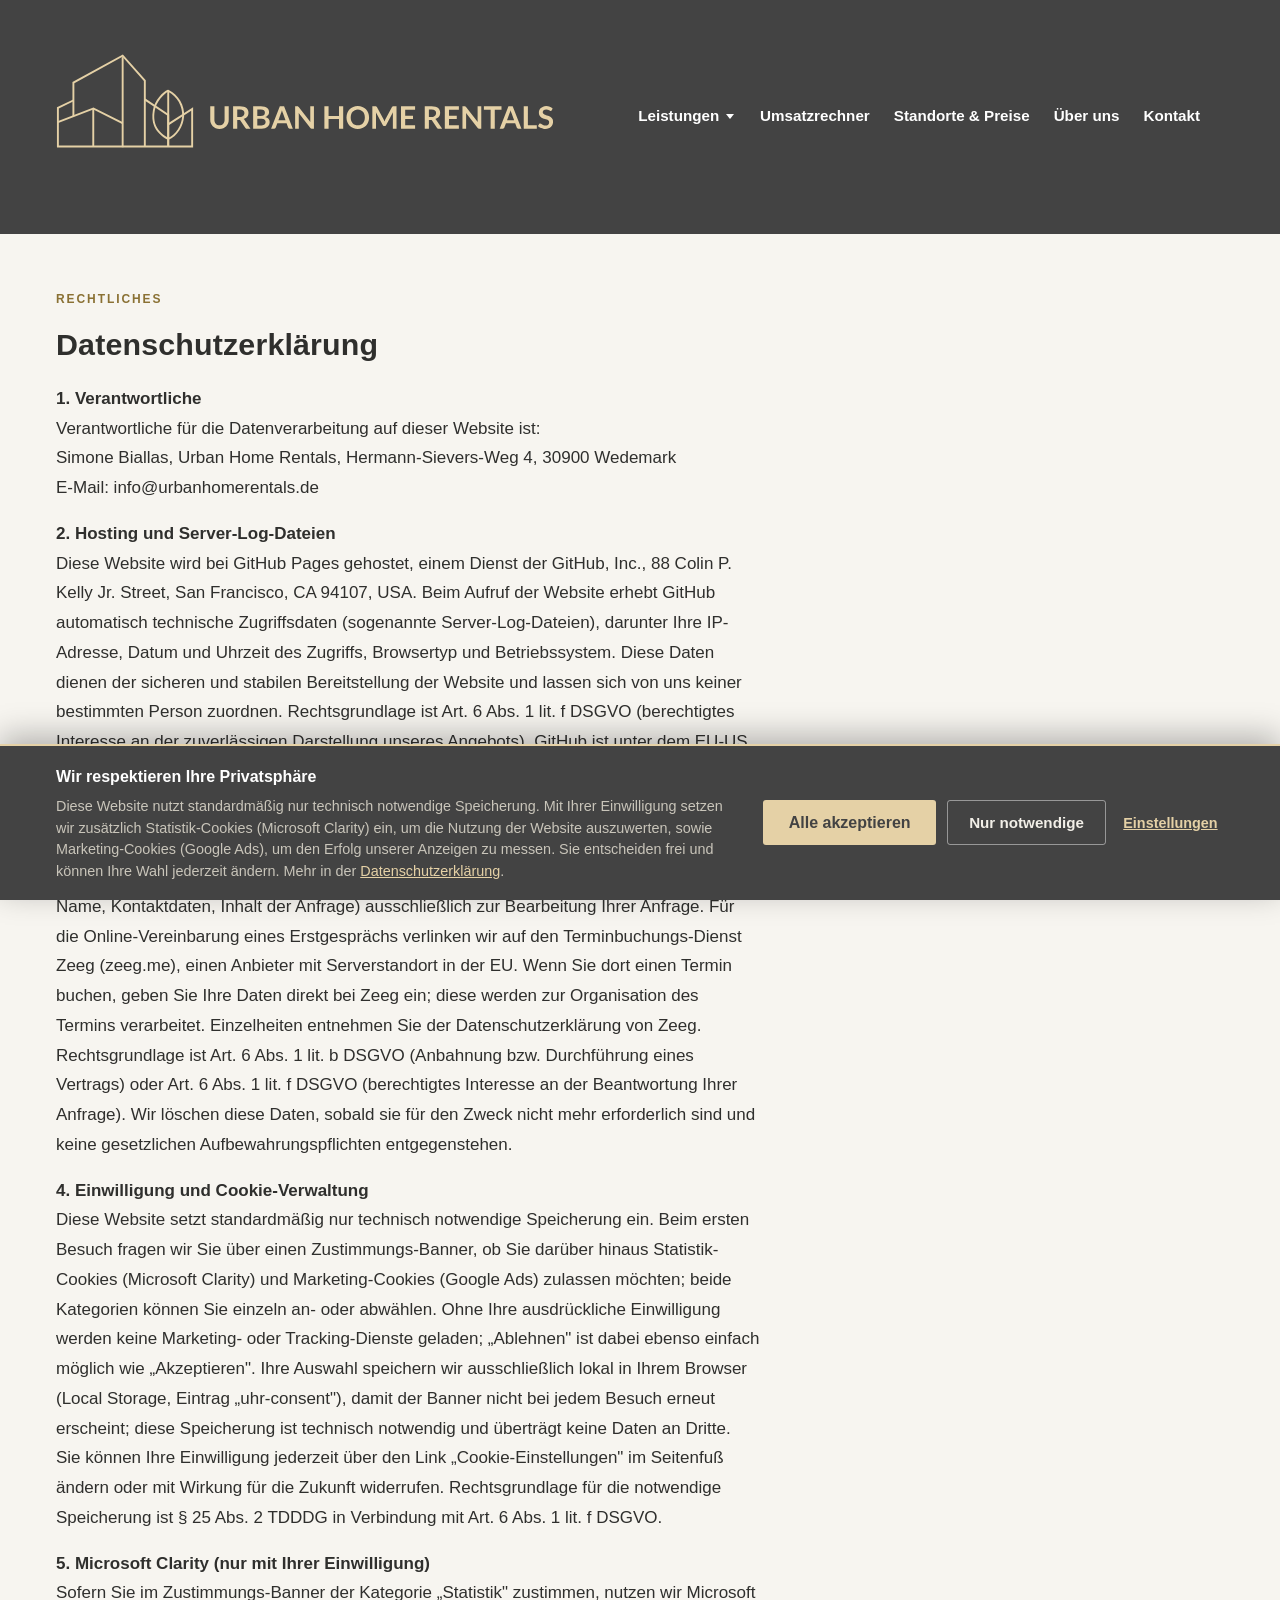
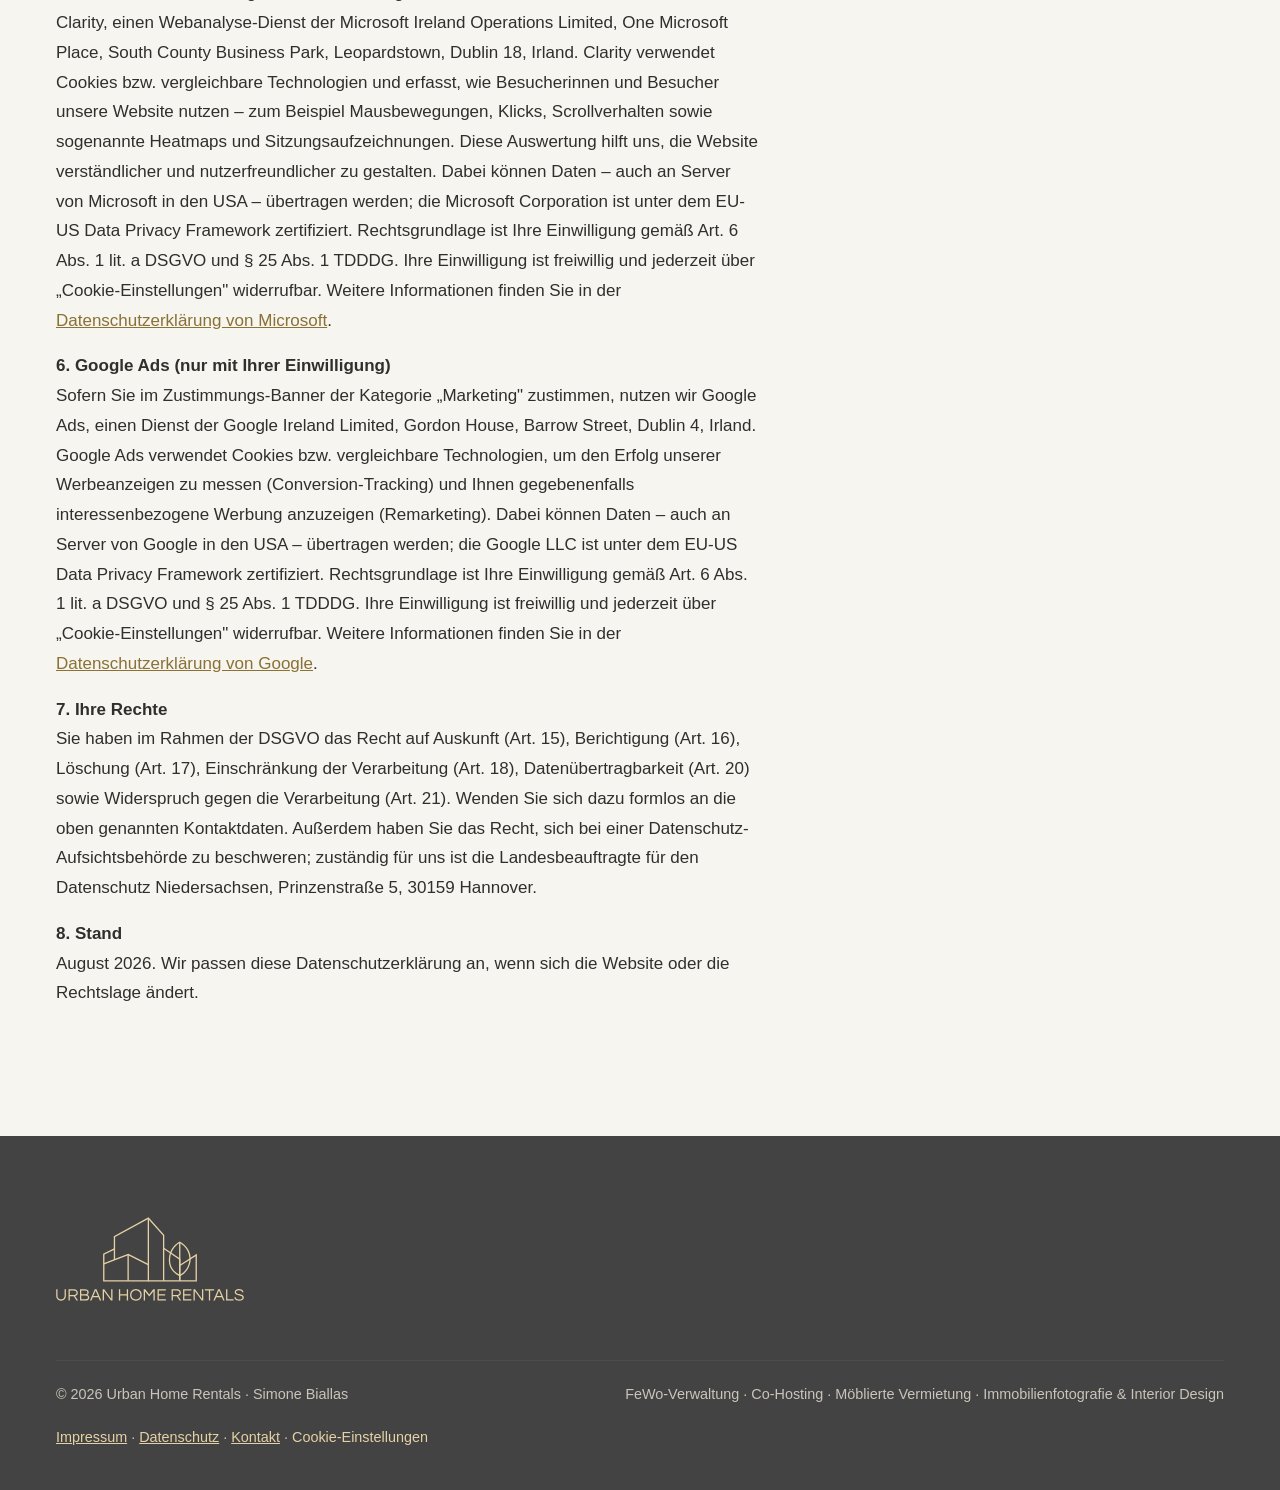
<file: datenschutz.html>
<!DOCTYPE html>
<html lang="de">
<head>
<meta charset="utf-8">
<meta name="viewport" content="width=device-width, initial-scale=1">
<title>Datenschutz | Urban Home Rentals</title>
<meta name="description" content="Wie wir mit Ihren Daten umgehen: Kontaktaufnahme, Terminbuchung, Einwilligung und Cookies.">
<link rel="canonical" href="https://urbanhomerentals.de/datenschutz.html">
<meta name="robots" content="noindex, follow">
<link rel="icon" href="/favicon.svg" type="image/svg+xml">
<link rel="apple-touch-icon" href="/bilder/logo.svg">

<!-- Vorschau, wenn jemand den Link per WhatsApp, LinkedIn oder E-Mail teilt -->
<meta property="og:type" content="website">
<meta property="og:site_name" content="Urban Home Rentals">
<meta property="og:title" content="Datenschutz | Urban Home Rentals">
<meta property="og:description" content="Wie wir mit Ihren Daten umgehen: Kontaktaufnahme, Terminbuchung, Einwilligung und Cookies.">
<meta property="og:url" content="https://urbanhomerentals.de/datenschutz.html">
<meta property="og:image" content="https://urbanhomerentals.de/bilder/vorschau.jpg">
<meta property="og:image:width" content="1200">
<meta property="og:image:height" content="630">
<meta property="og:image:alt" content="Heller Wohnbereich einer möblierten Wohnung – Urban Home Rentals">
<meta property="og:locale" content="de_DE">
<meta name="twitter:card" content="summary_large_image">

<link rel="stylesheet" href="/stil.css">
<script type="application/ld+json">
{
  "@context": "https://schema.org",
  "@type": "ProfessionalService",
  "@id": "https://urbanhomerentals.de/#unternehmen",
  "name": "Urban Home Rentals",
  "alternateName": "Urban Home Rentals – Simone Biallas",
  "description": "Verwaltung und Co-Hosting von Ferienwohnungen und möblierten Wohnungen: Vermarktung, Gästekommunikation, Reinigungskoordination und dynamische Preise. Sitz in der Region Hannover, tätig deutschlandweit.",
  "url": "https://urbanhomerentals.de/",
  "logo": "https://urbanhomerentals.de/bilder/logo.svg",
  "image": "https://urbanhomerentals.de/bilder/vorschau.jpg",
  "email": "info@urbanhomerentals.de",
  "vatID": "DE321367045",
  "founder": { "@type": "Person", "name": "Simone Biallas" },
  "address": {
    "@type": "PostalAddress",
    "streetAddress": "Hermann-Sievers-Weg 4",
    "postalCode": "30900",
    "addressLocality": "Wedemark",
    "addressRegion": "Niedersachsen",
    "addressCountry": "DE"
  },
  "areaServed": [
    { "@type": "City", "name": "Hannover" },
    { "@type": "AdministrativeArea", "name": "Region Hannover" },
    { "@type": "Country", "name": "Deutschland" }
  ],
  "knowsLanguage": ["de", "en"],
  "hasOfferCatalog": {
    "@type": "OfferCatalog",
    "name": "Leistungen für Eigentümer",
    "itemListElement": [
      { "@type": "Offer", "itemOffered": { "@type": "Service", "name": "Co-Hosting: laufende Komplettbetreuung",
        "description": "Vermarktung, Gästekommunikation, Check-in, Reinigungs- und Wäschekoordination, dynamische Preise, Monatsbericht." } },
      { "@type": "Offer", "itemOffered": { "@type": "Service", "name": "Online Marketing für Ferienwohnungen",
        "description": "Sichtbarkeit auf den Buchungsportalen, Inserats-Texte, Fotos und Grundriss, dynamische Preise, Objekt-Optimierung, Monatsbericht." } },
      { "@type": "Offer", "itemOffered": { "@type": "Service", "name": "Digital Starter Setup",
        "description": "Einmaliges digitales Set-up für Selbstverwalter: Channel-Manager, automatisierte Gästekommunikation, digitale Reinigungsplanung, Online-Listings." } },
      { "@type": "Offer", "itemOffered": { "@type": "Service", "name": "Immobilienfotografie & Interior Design",
        "description": "Home Staging und professionelle Fotos vor Ort – auch separat buchbar." } }
    ]
  }
}
</script>
<script type="application/ld+json">
{
  "@context": "https://schema.org",
  "@type": "BreadcrumbList",
  "itemListElement": [
    { "@type": "ListItem", "position": 1, "name": "Start", "item": "https://urbanhomerentals.de/" },
    { "@type": "ListItem", "position": 2, "name": "Datenschutz", "item": "https://urbanhomerentals.de/datenschutz.html" }
  ]
}
</script>
</head>
<body>
<header class="topbar">
  <div class="wrap topbar-in">
    <a class="brand" href="index.html" aria-label="Zur Startseite"><img class="logo-h" src="bilder/logo-quer.svg" alt="Urban Home Rentals"></a>
    <button class="nav-burger" id="burger" aria-label="Menü öffnen" aria-expanded="false" aria-controls="mainnav">&#9776;</button>
    <nav class="mainnav" id="mainnav" aria-label="Hauptnavigation">
      <div class="has-sub">
        <a href="leistungen.html" class="nav-top">Leistungen</a>
        <button class="sub-toggle" aria-haspopup="true" aria-expanded="false" aria-label="Untermenü Leistungen öffnen"><span class="chev" aria-hidden="true"></span></button>
        <div class="submenu">
          <a href="leistungen.html#svc-verwaltung">FeWo-Verwaltung</a>
          <a href="leistungen.html#svc-setup">Digitales Set-up</a>
          <a href="leistungen.html#svc-online-marketing">Online Marketing</a>
          <a href="leistungen.html#svc-foto">Immobilienfotografie &amp; Interior Design</a>
        </div>
      </div>
      <a href="umsatzrechner.html">Umsatzrechner</a>
      <a href="standorte-preise.html">Standorte &amp; Preise</a>
      <a href="ueber-uns.html">Über uns</a>
      <a href="kontakt.html">Kontakt</a>
    </nav>
  </div>
</header>

<main>
<div class="page active" id="page-datenschutz">
<div class="wrap">
  <section id="datenschutz-seite">
    <p class="eyebrow">Rechtliches</p>
    <h1 class="page-h">Datenschutzerklärung</h1>
    <div class="legal-page">
<p><strong>1. Verantwortliche</strong><br>
        Verantwortliche für die Datenverarbeitung auf dieser Website ist:<br>
        Simone Biallas, Urban Home Rentals, Hermann-Sievers-Weg 4, 30900 Wedemark<br>
        E-Mail: info@urbanhomerentals.de</p>

        <p><strong>2. Hosting und Server-Log-Dateien</strong><br>
        Diese Website wird bei GitHub Pages gehostet, einem Dienst der GitHub, Inc., 88 Colin P. Kelly Jr. Street, San Francisco, CA 94107, USA. Beim Aufruf der Website erhebt GitHub automatisch technische Zugriffsdaten (sogenannte Server-Log-Dateien), darunter Ihre IP-Adresse, Datum und Uhrzeit des Zugriffs, Browsertyp und Betriebssystem. Diese Daten dienen der sicheren und stabilen Bereitstellung der Website und lassen sich von uns keiner bestimmten Person zuordnen. Rechtsgrundlage ist Art. 6 Abs. 1 lit. f DSGVO (berechtigtes Interesse an der zuverlässigen Darstellung unseres Angebots). GitHub ist unter dem EU-US Data Privacy Framework zertifiziert; Näheres in der Datenschutzerklärung von GitHub: <a href="https://docs.github.com/de/site-policy/privacy-policies/github-general-privacy-statement" rel="noopener">GitHub General Privacy Statement</a>.</p>

        <p><strong>3. Kontaktaufnahme und Terminbuchung</strong><br>
        Wenn Sie uns per E-Mail kontaktieren, verarbeiten wir die von Ihnen mitgeteilten Daten (z. B. Name, Kontaktdaten, Inhalt der Anfrage) ausschließlich zur Bearbeitung Ihrer Anfrage. Für die Online-Vereinbarung eines Erstgesprächs verlinken wir auf den Terminbuchungs-Dienst Zeeg (zeeg.me), einen Anbieter mit Serverstandort in der EU. Wenn Sie dort einen Termin buchen, geben Sie Ihre Daten direkt bei Zeeg ein; diese werden zur Organisation des Termins verarbeitet. Einzelheiten entnehmen Sie der Datenschutzerklärung von Zeeg. Rechtsgrundlage ist Art. 6 Abs. 1 lit. b DSGVO (Anbahnung bzw. Durchführung eines Vertrags) oder Art. 6 Abs. 1 lit. f DSGVO (berechtigtes Interesse an der Beantwortung Ihrer Anfrage). Wir löschen diese Daten, sobald sie für den Zweck nicht mehr erforderlich sind und keine gesetzlichen Aufbewahrungspflichten entgegenstehen.</p>

        <p><strong>4. Einwilligung und Cookie-Verwaltung</strong><br>
        Diese Website setzt standardmäßig nur technisch notwendige Speicherung ein. Beim ersten Besuch fragen wir Sie über einen Zustimmungs-Banner, ob Sie darüber hinaus Statistik-Cookies (Microsoft Clarity) und Marketing-Cookies (Google Ads) zulassen möchten; beide Kategorien können Sie einzeln an- oder abwählen. Ohne Ihre ausdrückliche Einwilligung werden keine Marketing- oder Tracking-Dienste geladen; „Ablehnen" ist dabei ebenso einfach möglich wie „Akzeptieren". Ihre Auswahl speichern wir ausschließlich lokal in Ihrem Browser (Local Storage, Eintrag „uhr-consent"), damit der Banner nicht bei jedem Besuch erneut erscheint; diese Speicherung ist technisch notwendig und überträgt keine Daten an Dritte. Sie können Ihre Einwilligung jederzeit über den Link „Cookie-Einstellungen" im Seitenfuß ändern oder mit Wirkung für die Zukunft widerrufen. Rechtsgrundlage für die notwendige Speicherung ist § 25 Abs. 2 TDDDG in Verbindung mit Art. 6 Abs. 1 lit. f DSGVO.</p>

        <p><strong>5. Microsoft Clarity (nur mit Ihrer Einwilligung)</strong><br>
        Sofern Sie im Zustimmungs-Banner der Kategorie „Statistik" zustimmen, nutzen wir Microsoft Clarity, einen Webanalyse-Dienst der Microsoft Ireland Operations Limited, One Microsoft Place, South County Business Park, Leopardstown, Dublin 18, Irland. Clarity verwendet Cookies bzw. vergleichbare Technologien und erfasst, wie Besucherinnen und Besucher unsere Website nutzen – zum Beispiel Mausbewegungen, Klicks, Scrollverhalten sowie sogenannte Heatmaps und Sitzungsaufzeichnungen. Diese Auswertung hilft uns, die Website verständlicher und nutzerfreundlicher zu gestalten. Dabei können Daten – auch an Server von Microsoft in den USA – übertragen werden; die Microsoft Corporation ist unter dem EU-US Data Privacy Framework zertifiziert. Rechtsgrundlage ist Ihre Einwilligung gemäß Art. 6 Abs. 1 lit. a DSGVO und § 25 Abs. 1 TDDDG. Ihre Einwilligung ist freiwillig und jederzeit über „Cookie-Einstellungen" widerrufbar. Weitere Informationen finden Sie in der <a href="https://privacy.microsoft.com/de-de/privacystatement" rel="noopener">Datenschutzerklärung von Microsoft</a>.</p>

        <p><strong>6. Google Ads (nur mit Ihrer Einwilligung)</strong><br>
        Sofern Sie im Zustimmungs-Banner der Kategorie „Marketing" zustimmen, nutzen wir Google Ads, einen Dienst der Google Ireland Limited, Gordon House, Barrow Street, Dublin 4, Irland. Google Ads verwendet Cookies bzw. vergleichbare Technologien, um den Erfolg unserer Werbeanzeigen zu messen (Conversion-Tracking) und Ihnen gegebenenfalls interessenbezogene Werbung anzuzeigen (Remarketing). Dabei können Daten – auch an Server von Google in den USA – übertragen werden; die Google LLC ist unter dem EU-US Data Privacy Framework zertifiziert. Rechtsgrundlage ist Ihre Einwilligung gemäß Art. 6 Abs. 1 lit. a DSGVO und § 25 Abs. 1 TDDDG. Ihre Einwilligung ist freiwillig und jederzeit über „Cookie-Einstellungen" widerrufbar. Weitere Informationen finden Sie in der <a href="https://policies.google.com/privacy" rel="noopener">Datenschutzerklärung von Google</a>.</p>

        <p><strong>7. Ihre Rechte</strong><br>
        Sie haben im Rahmen der DSGVO das Recht auf Auskunft (Art. 15), Berichtigung (Art. 16), Löschung (Art. 17), Einschränkung der Verarbeitung (Art. 18), Datenübertragbarkeit (Art. 20) sowie Widerspruch gegen die Verarbeitung (Art. 21). Wenden Sie sich dazu formlos an die oben genannten Kontaktdaten. Außerdem haben Sie das Recht, sich bei einer Datenschutz-Aufsichtsbehörde zu beschweren; zuständig für uns ist die Landesbeauftragte für den Datenschutz Niedersachsen, Prinzenstraße 5, 30159 Hannover.</p>

        <p><strong>8. Stand</strong><br>
        August 2026. Wir passen diese Datenschutzerklärung an, wenn sich die Website oder die Rechtslage ändert.</p>
    </div>
  </section>
</div>
</div>
</main>

<footer class="site">
  <div class="wrap">
    <img class="logo-s" src="bilder/logo.svg" alt="Urban Home Rentals – Logo">
    <div class="foot-row">
      <div>© 2026 Urban Home Rentals · Simone Biallas</div>
      <div>FeWo-Verwaltung · Co-Hosting · Möblierte Vermietung · Immobilienfotografie &amp; Interior Design</div>
    </div>
    <p class="foot-links"><a href="impressum.html">Impressum</a> · <a href="datenschutz.html">Datenschutz</a> · <a href="kontakt.html">Kontakt</a> · <button type="button" class="foot-cookie" id="cookie-settings-link">Cookie-Einstellungen</button></p>
  </div>
</footer>

<!-- Cookie-Zustimmung -->
<div id="cookie-banner" class="cookie-banner" role="dialog" aria-live="polite" aria-label="Cookie-Hinweis" hidden>
  <div class="cookie-inner">
    <div class="cookie-text">
      <strong>Wir respektieren Ihre Privatsphäre</strong>
      <p>Diese Website nutzt standardmäßig nur technisch notwendige Speicherung. Mit Ihrer Einwilligung setzen wir zusätzlich Statistik-Cookies (Microsoft Clarity) ein, um die Nutzung der Website auszuwerten, sowie Marketing-Cookies (Google Ads), um den Erfolg unserer Anzeigen zu messen. Sie entscheiden frei und können Ihre Wahl jederzeit ändern. Mehr in der <a href="datenschutz.html">Datenschutzerklärung</a>.</p>
    </div>
    <div class="cookie-actions">
      <button type="button" class="btn cookie-accept" id="cookie-accept">Alle akzeptieren</button>
      <button type="button" class="cookie-alt" id="cookie-reject">Nur notwendige</button>
      <button type="button" class="cookie-link" id="cookie-open-settings">Einstellungen</button>
    </div>
  </div>
</div>

<!-- Cookie-Einstellungen -->
<div id="cookie-modal" class="cookie-modal" role="dialog" aria-modal="true" aria-label="Cookie-Einstellungen" hidden>
  <div class="cookie-modal-backdrop" id="cookie-modal-backdrop"></div>
  <div class="cookie-modal-card" role="document">
    <h3>Cookie-Einstellungen</h3>
    <p class="cookie-modal-intro">Wählen Sie, welche Cookies Sie zulassen möchten. Notwendige Cookies sind für den Betrieb der Website erforderlich und immer aktiv.</p>
    <div class="cookie-opt">
      <div><strong>Notwendig</strong><br><small>Speichert nur Ihre Cookie-Auswahl. Kein Tracking.</small></div>
      <input type="checkbox" checked disabled aria-label="Notwendig – immer aktiv">
    </div>
    <label class="cookie-opt">
      <div><strong>Statistik (Microsoft Clarity)</strong><br><small>Hilft uns zu verstehen, wie die Website genutzt wird (anonymisierte Auswertung, z. B. Heatmaps). Erst nach Ihrer Zustimmung.</small></div>
      <input type="checkbox" id="cookie-opt-statistik">
    </label>
    <label class="cookie-opt">
      <div><strong>Marketing (Google Ads)</strong><br><small>Erlaubt Google Ads, den Erfolg von Anzeigen zu messen. Erst nach Ihrer Zustimmung.</small></div>
      <input type="checkbox" id="cookie-opt-marketing">
    </label>
    <div class="cookie-modal-actions">
      <button type="button" class="btn" id="cookie-save">Auswahl speichern</button>
      <button type="button" class="cookie-alt" id="cookie-accept-all-2">Alle akzeptieren</button>
    </div>
  </div>
</div>


<script src="/js/menue.js" defer></script>
<script src="/js/einwilligung.js" defer></script>
</body>
</html>
</file>
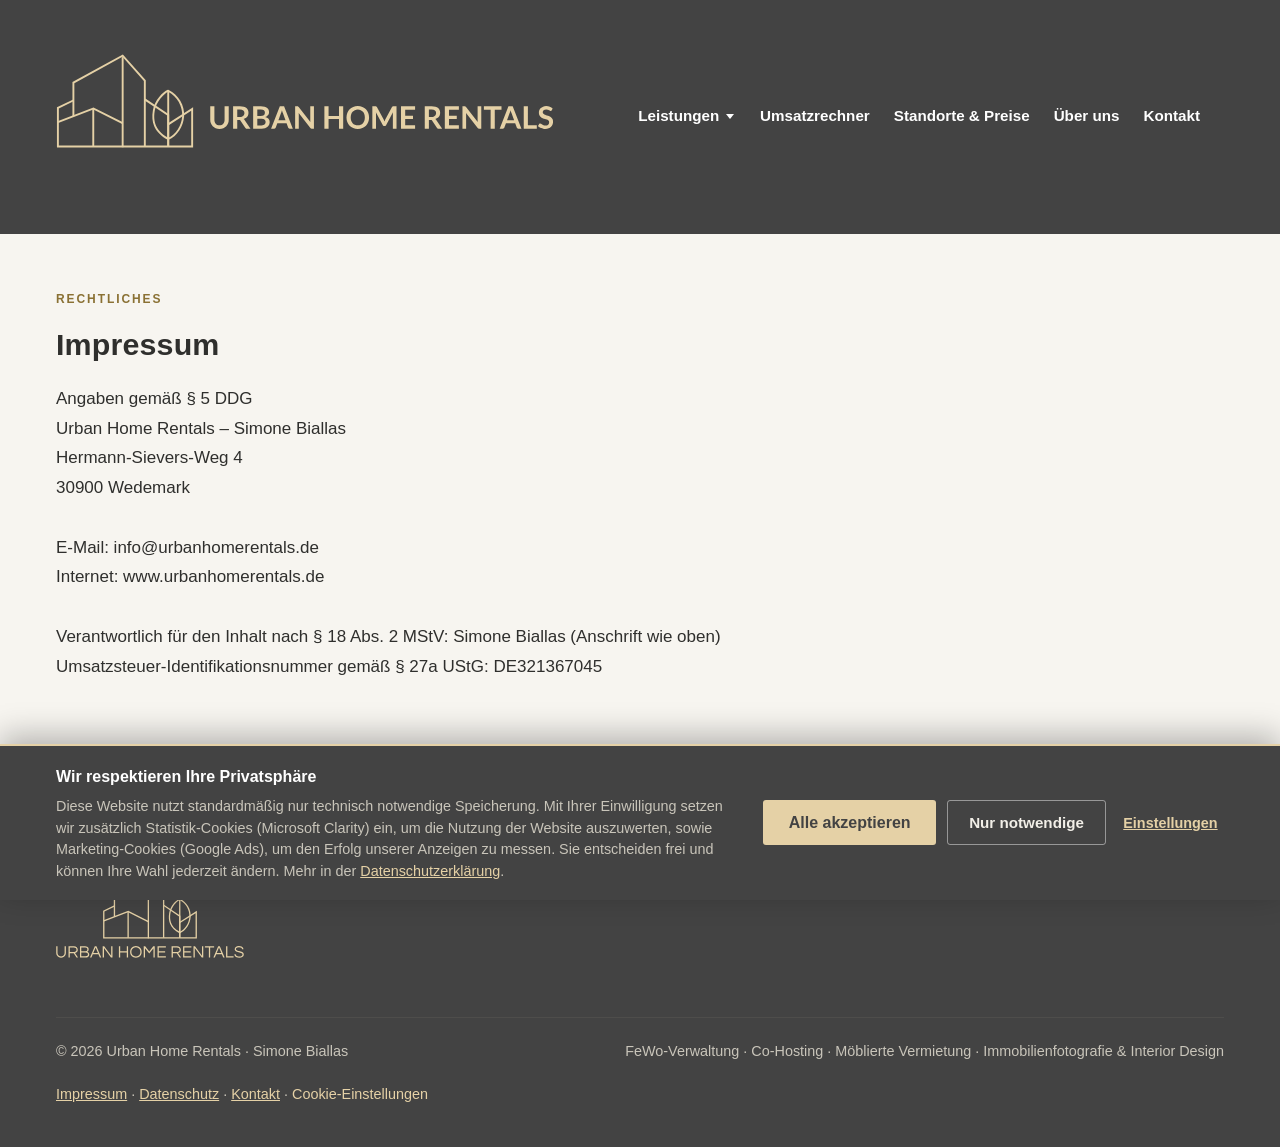
<file: impressum.html>
<!DOCTYPE html>
<html lang="de">
<head>
<meta charset="utf-8">
<meta name="viewport" content="width=device-width, initial-scale=1">
<title>Impressum | Urban Home Rentals</title>
<meta name="description" content="Angaben gemäß § 5 DDG zu Urban Home Rentals – Simone Biallas, Wedemark.">
<link rel="canonical" href="https://urbanhomerentals.de/impressum.html">
<meta name="robots" content="noindex, follow">
<link rel="icon" href="/favicon.svg" type="image/svg+xml">
<link rel="apple-touch-icon" href="/bilder/logo.svg">

<!-- Vorschau, wenn jemand den Link per WhatsApp, LinkedIn oder E-Mail teilt -->
<meta property="og:type" content="website">
<meta property="og:site_name" content="Urban Home Rentals">
<meta property="og:title" content="Impressum | Urban Home Rentals">
<meta property="og:description" content="Angaben gemäß § 5 DDG zu Urban Home Rentals – Simone Biallas, Wedemark.">
<meta property="og:url" content="https://urbanhomerentals.de/impressum.html">
<meta property="og:image" content="https://urbanhomerentals.de/bilder/vorschau.jpg">
<meta property="og:image:width" content="1200">
<meta property="og:image:height" content="630">
<meta property="og:image:alt" content="Heller Wohnbereich einer möblierten Wohnung – Urban Home Rentals">
<meta property="og:locale" content="de_DE">
<meta name="twitter:card" content="summary_large_image">

<link rel="stylesheet" href="/stil.css">
<script type="application/ld+json">
{
  "@context": "https://schema.org",
  "@type": "ProfessionalService",
  "@id": "https://urbanhomerentals.de/#unternehmen",
  "name": "Urban Home Rentals",
  "alternateName": "Urban Home Rentals – Simone Biallas",
  "description": "Verwaltung und Co-Hosting von Ferienwohnungen und möblierten Wohnungen: Vermarktung, Gästekommunikation, Reinigungskoordination und dynamische Preise. Sitz in der Region Hannover, tätig deutschlandweit.",
  "url": "https://urbanhomerentals.de/",
  "logo": "https://urbanhomerentals.de/bilder/logo.svg",
  "image": "https://urbanhomerentals.de/bilder/vorschau.jpg",
  "email": "info@urbanhomerentals.de",
  "vatID": "DE321367045",
  "founder": { "@type": "Person", "name": "Simone Biallas" },
  "address": {
    "@type": "PostalAddress",
    "streetAddress": "Hermann-Sievers-Weg 4",
    "postalCode": "30900",
    "addressLocality": "Wedemark",
    "addressRegion": "Niedersachsen",
    "addressCountry": "DE"
  },
  "areaServed": [
    { "@type": "City", "name": "Hannover" },
    { "@type": "AdministrativeArea", "name": "Region Hannover" },
    { "@type": "Country", "name": "Deutschland" }
  ],
  "knowsLanguage": ["de", "en"],
  "hasOfferCatalog": {
    "@type": "OfferCatalog",
    "name": "Leistungen für Eigentümer",
    "itemListElement": [
      { "@type": "Offer", "itemOffered": { "@type": "Service", "name": "Co-Hosting: laufende Komplettbetreuung",
        "description": "Vermarktung, Gästekommunikation, Check-in, Reinigungs- und Wäschekoordination, dynamische Preise, Monatsbericht." } },
      { "@type": "Offer", "itemOffered": { "@type": "Service", "name": "Online Marketing für Ferienwohnungen",
        "description": "Sichtbarkeit auf den Buchungsportalen, Inserats-Texte, Fotos und Grundriss, dynamische Preise, Objekt-Optimierung, Monatsbericht." } },
      { "@type": "Offer", "itemOffered": { "@type": "Service", "name": "Digital Starter Setup",
        "description": "Einmaliges digitales Set-up für Selbstverwalter: Channel-Manager, automatisierte Gästekommunikation, digitale Reinigungsplanung, Online-Listings." } },
      { "@type": "Offer", "itemOffered": { "@type": "Service", "name": "Immobilienfotografie & Interior Design",
        "description": "Home Staging und professionelle Fotos vor Ort – auch separat buchbar." } }
    ]
  }
}
</script>
<script type="application/ld+json">
{
  "@context": "https://schema.org",
  "@type": "BreadcrumbList",
  "itemListElement": [
    { "@type": "ListItem", "position": 1, "name": "Start", "item": "https://urbanhomerentals.de/" },
    { "@type": "ListItem", "position": 2, "name": "Impressum", "item": "https://urbanhomerentals.de/impressum.html" }
  ]
}
</script>
</head>
<body>
<header class="topbar">
  <div class="wrap topbar-in">
    <a class="brand" href="index.html" aria-label="Zur Startseite"><img class="logo-h" src="bilder/logo-quer.svg" alt="Urban Home Rentals"></a>
    <button class="nav-burger" id="burger" aria-label="Menü öffnen" aria-expanded="false" aria-controls="mainnav">&#9776;</button>
    <nav class="mainnav" id="mainnav" aria-label="Hauptnavigation">
      <div class="has-sub">
        <a href="leistungen.html" class="nav-top">Leistungen</a>
        <button class="sub-toggle" aria-haspopup="true" aria-expanded="false" aria-label="Untermenü Leistungen öffnen"><span class="chev" aria-hidden="true"></span></button>
        <div class="submenu">
          <a href="leistungen.html#svc-verwaltung">FeWo-Verwaltung</a>
          <a href="leistungen.html#svc-setup">Digitales Set-up</a>
          <a href="leistungen.html#svc-online-marketing">Online Marketing</a>
          <a href="leistungen.html#svc-foto">Immobilienfotografie &amp; Interior Design</a>
        </div>
      </div>
      <a href="umsatzrechner.html">Umsatzrechner</a>
      <a href="standorte-preise.html">Standorte &amp; Preise</a>
      <a href="ueber-uns.html">Über uns</a>
      <a href="kontakt.html">Kontakt</a>
    </nav>
  </div>
</header>

<main>
<div class="page active" id="page-impressum">
<div class="wrap">
  <section id="impressum-seite">
    <p class="eyebrow">Rechtliches</p>
    <h1 class="page-h">Impressum</h1>
    <div class="legal-page">
Angaben gemäß § 5 DDG<br>
        Urban Home Rentals – Simone Biallas<br>
        Hermann-Sievers-Weg 4<br>
        30900 Wedemark<br><br>
        E-Mail: info@urbanhomerentals.de<br>
        Internet: www.urbanhomerentals.de<br><br>
        Verantwortlich für den Inhalt nach § 18 Abs. 2 MStV: Simone Biallas (Anschrift wie oben)<br>
        Umsatzsteuer-Identifikationsnummer gemäß § 27a UStG: DE321367045
    </div>
  </section>
</div>
</div>
</main>

<footer class="site">
  <div class="wrap">
    <img class="logo-s" src="bilder/logo.svg" alt="Urban Home Rentals – Logo">
    <div class="foot-row">
      <div>© 2026 Urban Home Rentals · Simone Biallas</div>
      <div>FeWo-Verwaltung · Co-Hosting · Möblierte Vermietung · Immobilienfotografie &amp; Interior Design</div>
    </div>
    <p class="foot-links"><a href="impressum.html">Impressum</a> · <a href="datenschutz.html">Datenschutz</a> · <a href="kontakt.html">Kontakt</a> · <button type="button" class="foot-cookie" id="cookie-settings-link">Cookie-Einstellungen</button></p>
  </div>
</footer>

<!-- Cookie-Zustimmung -->
<div id="cookie-banner" class="cookie-banner" role="dialog" aria-live="polite" aria-label="Cookie-Hinweis" hidden>
  <div class="cookie-inner">
    <div class="cookie-text">
      <strong>Wir respektieren Ihre Privatsphäre</strong>
      <p>Diese Website nutzt standardmäßig nur technisch notwendige Speicherung. Mit Ihrer Einwilligung setzen wir zusätzlich Statistik-Cookies (Microsoft Clarity) ein, um die Nutzung der Website auszuwerten, sowie Marketing-Cookies (Google Ads), um den Erfolg unserer Anzeigen zu messen. Sie entscheiden frei und können Ihre Wahl jederzeit ändern. Mehr in der <a href="datenschutz.html">Datenschutzerklärung</a>.</p>
    </div>
    <div class="cookie-actions">
      <button type="button" class="btn cookie-accept" id="cookie-accept">Alle akzeptieren</button>
      <button type="button" class="cookie-alt" id="cookie-reject">Nur notwendige</button>
      <button type="button" class="cookie-link" id="cookie-open-settings">Einstellungen</button>
    </div>
  </div>
</div>

<!-- Cookie-Einstellungen -->
<div id="cookie-modal" class="cookie-modal" role="dialog" aria-modal="true" aria-label="Cookie-Einstellungen" hidden>
  <div class="cookie-modal-backdrop" id="cookie-modal-backdrop"></div>
  <div class="cookie-modal-card" role="document">
    <h3>Cookie-Einstellungen</h3>
    <p class="cookie-modal-intro">Wählen Sie, welche Cookies Sie zulassen möchten. Notwendige Cookies sind für den Betrieb der Website erforderlich und immer aktiv.</p>
    <div class="cookie-opt">
      <div><strong>Notwendig</strong><br><small>Speichert nur Ihre Cookie-Auswahl. Kein Tracking.</small></div>
      <input type="checkbox" checked disabled aria-label="Notwendig – immer aktiv">
    </div>
    <label class="cookie-opt">
      <div><strong>Statistik (Microsoft Clarity)</strong><br><small>Hilft uns zu verstehen, wie die Website genutzt wird (anonymisierte Auswertung, z. B. Heatmaps). Erst nach Ihrer Zustimmung.</small></div>
      <input type="checkbox" id="cookie-opt-statistik">
    </label>
    <label class="cookie-opt">
      <div><strong>Marketing (Google Ads)</strong><br><small>Erlaubt Google Ads, den Erfolg von Anzeigen zu messen. Erst nach Ihrer Zustimmung.</small></div>
      <input type="checkbox" id="cookie-opt-marketing">
    </label>
    <div class="cookie-modal-actions">
      <button type="button" class="btn" id="cookie-save">Auswahl speichern</button>
      <button type="button" class="cookie-alt" id="cookie-accept-all-2">Alle akzeptieren</button>
    </div>
  </div>
</div>


<script src="/js/menue.js" defer></script>
<script src="/js/einwilligung.js" defer></script>
</body>
</html>
</file>
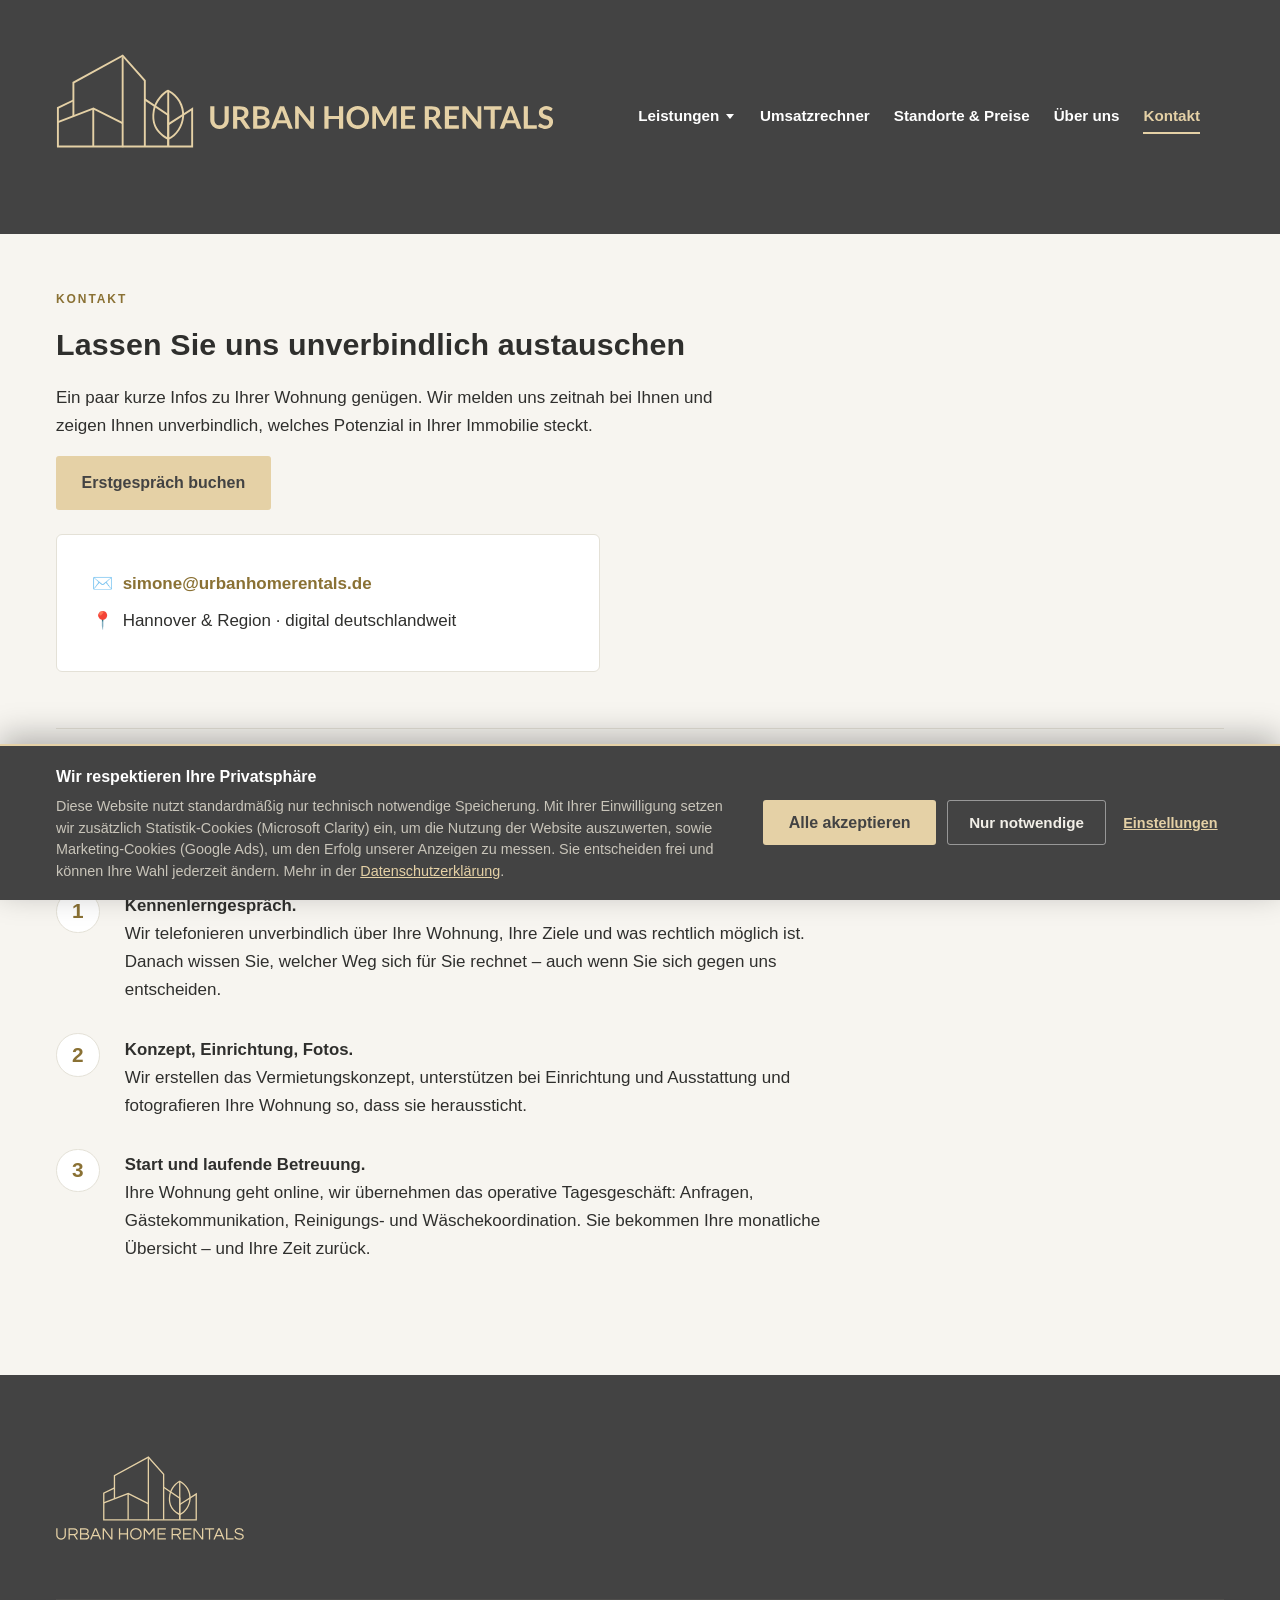
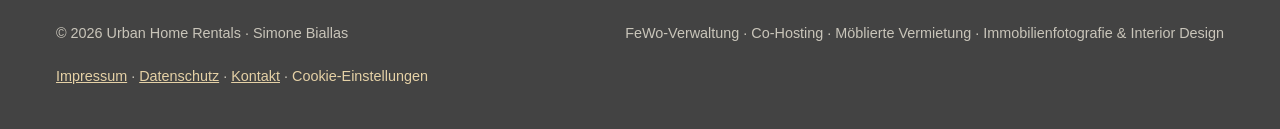
<file: kontakt.html>
<!DOCTYPE html>
<html lang="de">
<head>
<meta charset="utf-8">
<meta name="viewport" content="width=device-width, initial-scale=1">
<title>Kontakt & Erstgespräch | Urban Home Rentals</title>
<meta name="description" content="Lassen Sie uns unverbindlich austauschen: Erstgespräch online buchen. Wir zeigen Ihnen, welches Potenzial in Ihrer Immobilie steckt.">
<link rel="canonical" href="https://urbanhomerentals.de/kontakt.html">
<link rel="icon" href="/favicon.svg" type="image/svg+xml">
<link rel="apple-touch-icon" href="/bilder/logo.svg">

<!-- Vorschau, wenn jemand den Link per WhatsApp, LinkedIn oder E-Mail teilt -->
<meta property="og:type" content="website">
<meta property="og:site_name" content="Urban Home Rentals">
<meta property="og:title" content="Kontakt & Erstgespräch | Urban Home Rentals">
<meta property="og:description" content="Lassen Sie uns unverbindlich austauschen: Erstgespräch online buchen. Wir zeigen Ihnen, welches Potenzial in Ihrer Immobilie steckt.">
<meta property="og:url" content="https://urbanhomerentals.de/kontakt.html">
<meta property="og:image" content="https://urbanhomerentals.de/bilder/vorschau.jpg">
<meta property="og:image:width" content="1200">
<meta property="og:image:height" content="630">
<meta property="og:image:alt" content="Heller Wohnbereich einer möblierten Wohnung – Urban Home Rentals">
<meta property="og:locale" content="de_DE">
<meta name="twitter:card" content="summary_large_image">

<link rel="stylesheet" href="/stil.css">
<script type="application/ld+json">
{
  "@context": "https://schema.org",
  "@type": "ProfessionalService",
  "@id": "https://urbanhomerentals.de/#unternehmen",
  "name": "Urban Home Rentals",
  "alternateName": "Urban Home Rentals – Simone Biallas",
  "description": "Verwaltung und Co-Hosting von Ferienwohnungen und möblierten Wohnungen: Vermarktung, Gästekommunikation, Reinigungskoordination und dynamische Preise. Sitz in der Region Hannover, tätig deutschlandweit.",
  "url": "https://urbanhomerentals.de/",
  "logo": "https://urbanhomerentals.de/bilder/logo.svg",
  "image": "https://urbanhomerentals.de/bilder/vorschau.jpg",
  "email": "info@urbanhomerentals.de",
  "vatID": "DE321367045",
  "founder": { "@type": "Person", "name": "Simone Biallas" },
  "address": {
    "@type": "PostalAddress",
    "streetAddress": "Hermann-Sievers-Weg 4",
    "postalCode": "30900",
    "addressLocality": "Wedemark",
    "addressRegion": "Niedersachsen",
    "addressCountry": "DE"
  },
  "areaServed": [
    { "@type": "City", "name": "Hannover" },
    { "@type": "AdministrativeArea", "name": "Region Hannover" },
    { "@type": "Country", "name": "Deutschland" }
  ],
  "knowsLanguage": ["de", "en"],
  "hasOfferCatalog": {
    "@type": "OfferCatalog",
    "name": "Leistungen für Eigentümer",
    "itemListElement": [
      { "@type": "Offer", "itemOffered": { "@type": "Service", "name": "Co-Hosting: laufende Komplettbetreuung",
        "description": "Vermarktung, Gästekommunikation, Check-in, Reinigungs- und Wäschekoordination, dynamische Preise, Monatsbericht." } },
      { "@type": "Offer", "itemOffered": { "@type": "Service", "name": "Online Marketing für Ferienwohnungen",
        "description": "Sichtbarkeit auf den Buchungsportalen, Inserats-Texte, Fotos und Grundriss, dynamische Preise, Objekt-Optimierung, Monatsbericht." } },
      { "@type": "Offer", "itemOffered": { "@type": "Service", "name": "Digital Starter Setup",
        "description": "Einmaliges digitales Set-up für Selbstverwalter: Channel-Manager, automatisierte Gästekommunikation, digitale Reinigungsplanung, Online-Listings." } },
      { "@type": "Offer", "itemOffered": { "@type": "Service", "name": "Immobilienfotografie & Interior Design",
        "description": "Home Staging und professionelle Fotos vor Ort – auch separat buchbar." } }
    ]
  }
}
</script>
<script type="application/ld+json">
{
  "@context": "https://schema.org",
  "@type": "BreadcrumbList",
  "itemListElement": [
    { "@type": "ListItem", "position": 1, "name": "Start", "item": "https://urbanhomerentals.de/" },
    { "@type": "ListItem", "position": 2, "name": "Kontakt & Erstgespräch", "item": "https://urbanhomerentals.de/kontakt.html" }
  ]
}
</script>
</head>
<body>
<header class="topbar">
  <div class="wrap topbar-in">
    <a class="brand" href="index.html" aria-label="Zur Startseite"><img class="logo-h" src="bilder/logo-quer.svg" alt="Urban Home Rentals"></a>
    <button class="nav-burger" id="burger" aria-label="Menü öffnen" aria-expanded="false" aria-controls="mainnav">&#9776;</button>
    <nav class="mainnav" id="mainnav" aria-label="Hauptnavigation">
      <div class="has-sub">
        <a href="leistungen.html" class="nav-top">Leistungen</a>
        <button class="sub-toggle" aria-haspopup="true" aria-expanded="false" aria-label="Untermenü Leistungen öffnen"><span class="chev" aria-hidden="true"></span></button>
        <div class="submenu">
          <a href="leistungen.html#svc-verwaltung">FeWo-Verwaltung</a>
          <a href="leistungen.html#svc-setup">Digitales Set-up</a>
          <a href="leistungen.html#svc-online-marketing">Online Marketing</a>
          <a href="leistungen.html#svc-foto">Immobilienfotografie &amp; Interior Design</a>
        </div>
      </div>
      <a href="umsatzrechner.html">Umsatzrechner</a>
      <a href="standorte-preise.html">Standorte &amp; Preise</a>
      <a href="ueber-uns.html">Über uns</a>
      <a href="kontakt.html" class="active">Kontakt</a>
    </nav>
  </div>
</header>

<main>
<div class="page active" id="page-kontakt">
<div class="wrap">
  <section id="kontakt">
    <p class="eyebrow">Kontakt</p>
    <h1 class="page-h">Lassen Sie uns unverbindlich austauschen</h1>
    <p class="narrow">Ein paar kurze Infos zu Ihrer Wohnung genügen. Wir melden uns zeitnah bei Ihnen und zeigen Ihnen unverbindlich, welches Potenzial in Ihrer Immobilie steckt.</p>
    <p><a class="btn" href="https://zeeg.me/simone/erstgesprach" target="_blank" rel="noopener">Erstgespräch buchen</a></p>
    <div class="contact-card">
      <div>✉️ &nbsp;<a href="mailto:simone@urbanhomerentals.de">simone@urbanhomerentals.de</a></div>
      <div>📍 &nbsp;Hannover &amp; Region · digital deutschlandweit</div>
    </div>
  </section>
  <section id="ablauf">
    <p class="eyebrow">So starten wir</p>
    <h2>Von unserem ersten Gespräch bis zum ersten Gast</h2>
    <ol class="steps">
      <li><p><strong>Kennenlerngespräch.</strong><br>Wir telefonieren unverbindlich über Ihre Wohnung, Ihre Ziele und was rechtlich möglich ist. Danach wissen Sie, welcher Weg sich für Sie rechnet – auch wenn Sie sich gegen uns entscheiden.</p></li>
      <li><p><strong>Konzept, Einrichtung, Fotos.</strong><br>Wir erstellen das Vermietungskonzept, unterstützen bei Einrichtung und Ausstattung und fotografieren Ihre Wohnung so, dass sie heraussticht.</p></li>
      <li><p><strong>Start und laufende Betreuung.</strong><br>Ihre Wohnung geht online, wir übernehmen das operative Tagesgeschäft: Anfragen, Gästekommunikation, Reinigungs- und Wäschekoordination. Sie bekommen Ihre monatliche Übersicht – und Ihre Zeit zurück.</p></li>
    </ol>
  </section>
</div>
</div>
</main>

<footer class="site">
  <div class="wrap">
    <img class="logo-s" src="bilder/logo.svg" alt="Urban Home Rentals – Logo">
    <div class="foot-row">
      <div>© 2026 Urban Home Rentals · Simone Biallas</div>
      <div>FeWo-Verwaltung · Co-Hosting · Möblierte Vermietung · Immobilienfotografie &amp; Interior Design</div>
    </div>
    <p class="foot-links"><a href="impressum.html">Impressum</a> · <a href="datenschutz.html">Datenschutz</a> · <a href="kontakt.html">Kontakt</a> · <button type="button" class="foot-cookie" id="cookie-settings-link">Cookie-Einstellungen</button></p>
  </div>
</footer>

<!-- Cookie-Zustimmung -->
<div id="cookie-banner" class="cookie-banner" role="dialog" aria-live="polite" aria-label="Cookie-Hinweis" hidden>
  <div class="cookie-inner">
    <div class="cookie-text">
      <strong>Wir respektieren Ihre Privatsphäre</strong>
      <p>Diese Website nutzt standardmäßig nur technisch notwendige Speicherung. Mit Ihrer Einwilligung setzen wir zusätzlich Statistik-Cookies (Microsoft Clarity) ein, um die Nutzung der Website auszuwerten, sowie Marketing-Cookies (Google Ads), um den Erfolg unserer Anzeigen zu messen. Sie entscheiden frei und können Ihre Wahl jederzeit ändern. Mehr in der <a href="datenschutz.html">Datenschutzerklärung</a>.</p>
    </div>
    <div class="cookie-actions">
      <button type="button" class="btn cookie-accept" id="cookie-accept">Alle akzeptieren</button>
      <button type="button" class="cookie-alt" id="cookie-reject">Nur notwendige</button>
      <button type="button" class="cookie-link" id="cookie-open-settings">Einstellungen</button>
    </div>
  </div>
</div>

<!-- Cookie-Einstellungen -->
<div id="cookie-modal" class="cookie-modal" role="dialog" aria-modal="true" aria-label="Cookie-Einstellungen" hidden>
  <div class="cookie-modal-backdrop" id="cookie-modal-backdrop"></div>
  <div class="cookie-modal-card" role="document">
    <h3>Cookie-Einstellungen</h3>
    <p class="cookie-modal-intro">Wählen Sie, welche Cookies Sie zulassen möchten. Notwendige Cookies sind für den Betrieb der Website erforderlich und immer aktiv.</p>
    <div class="cookie-opt">
      <div><strong>Notwendig</strong><br><small>Speichert nur Ihre Cookie-Auswahl. Kein Tracking.</small></div>
      <input type="checkbox" checked disabled aria-label="Notwendig – immer aktiv">
    </div>
    <label class="cookie-opt">
      <div><strong>Statistik (Microsoft Clarity)</strong><br><small>Hilft uns zu verstehen, wie die Website genutzt wird (anonymisierte Auswertung, z. B. Heatmaps). Erst nach Ihrer Zustimmung.</small></div>
      <input type="checkbox" id="cookie-opt-statistik">
    </label>
    <label class="cookie-opt">
      <div><strong>Marketing (Google Ads)</strong><br><small>Erlaubt Google Ads, den Erfolg von Anzeigen zu messen. Erst nach Ihrer Zustimmung.</small></div>
      <input type="checkbox" id="cookie-opt-marketing">
    </label>
    <div class="cookie-modal-actions">
      <button type="button" class="btn" id="cookie-save">Auswahl speichern</button>
      <button type="button" class="cookie-alt" id="cookie-accept-all-2">Alle akzeptieren</button>
    </div>
  </div>
</div>


<script src="/js/menue.js" defer></script>
<script src="/js/einwilligung.js" defer></script>
</body>
</html>
</file>
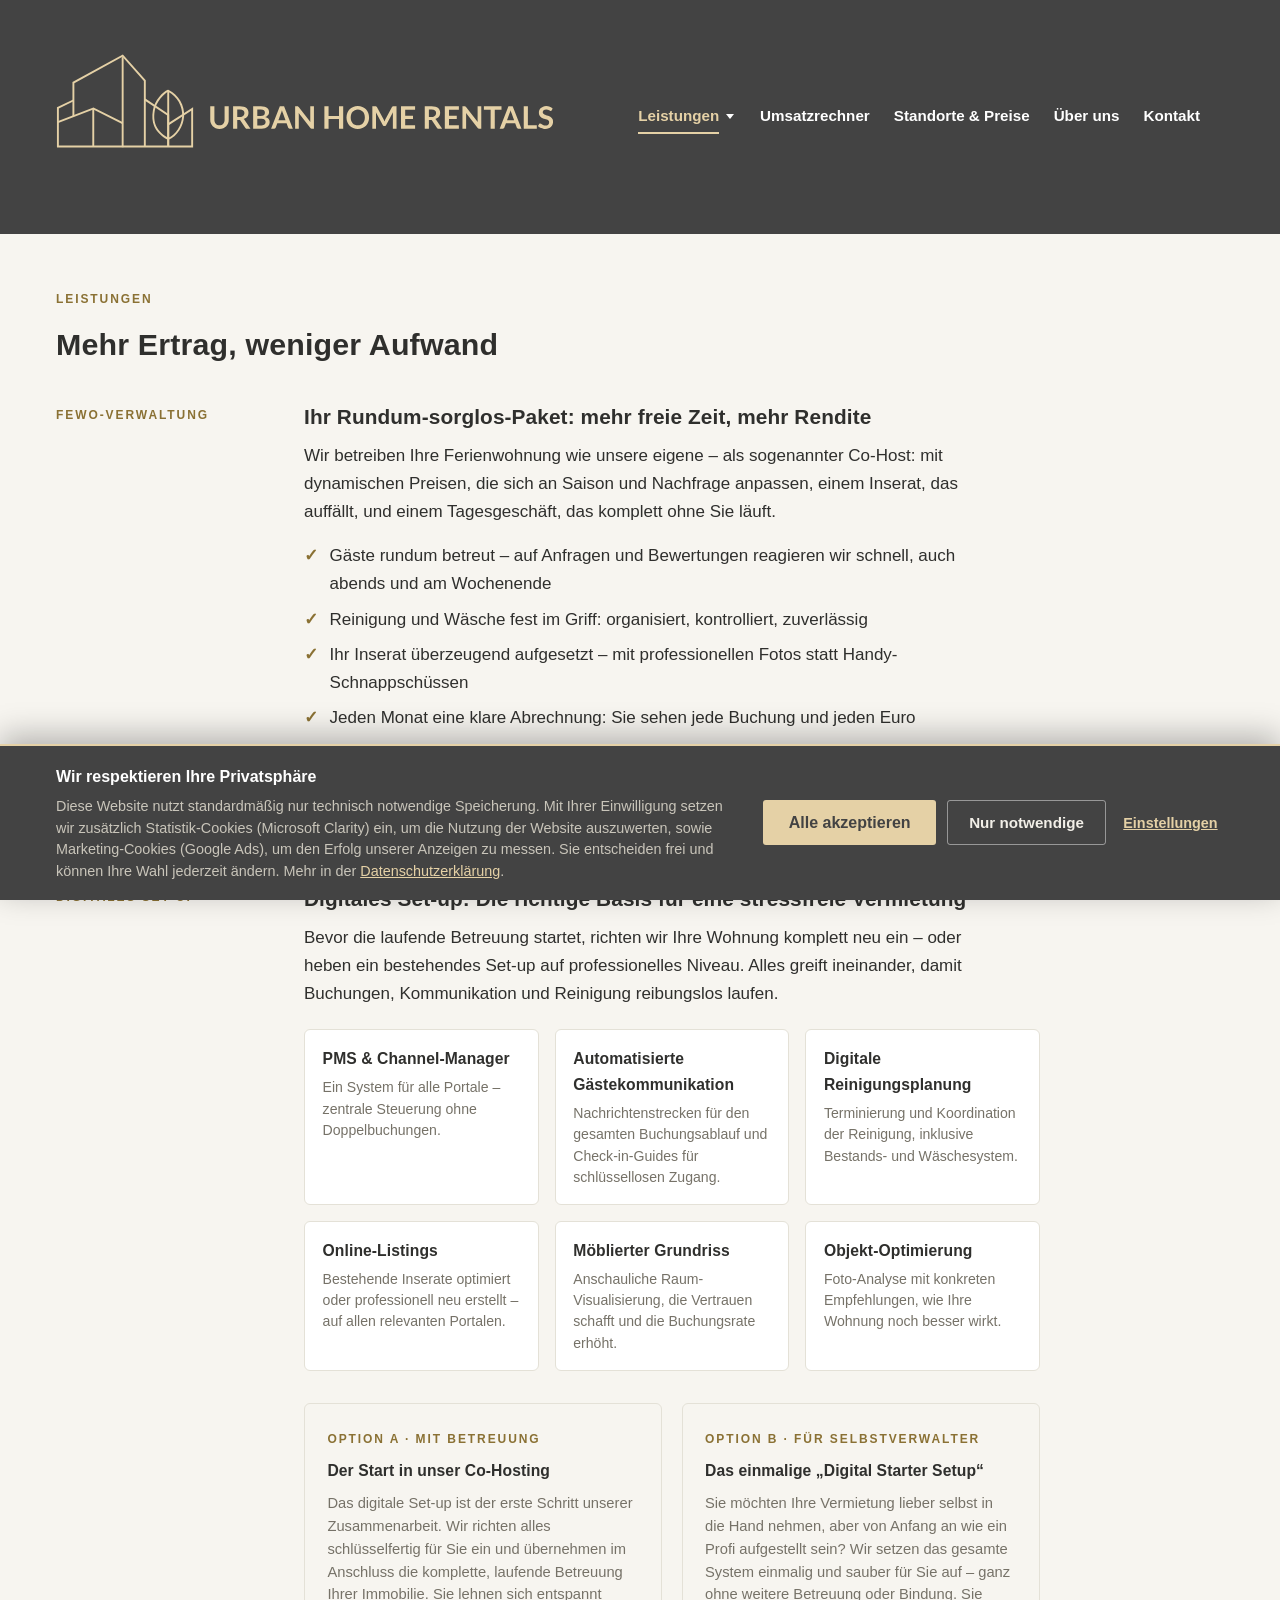
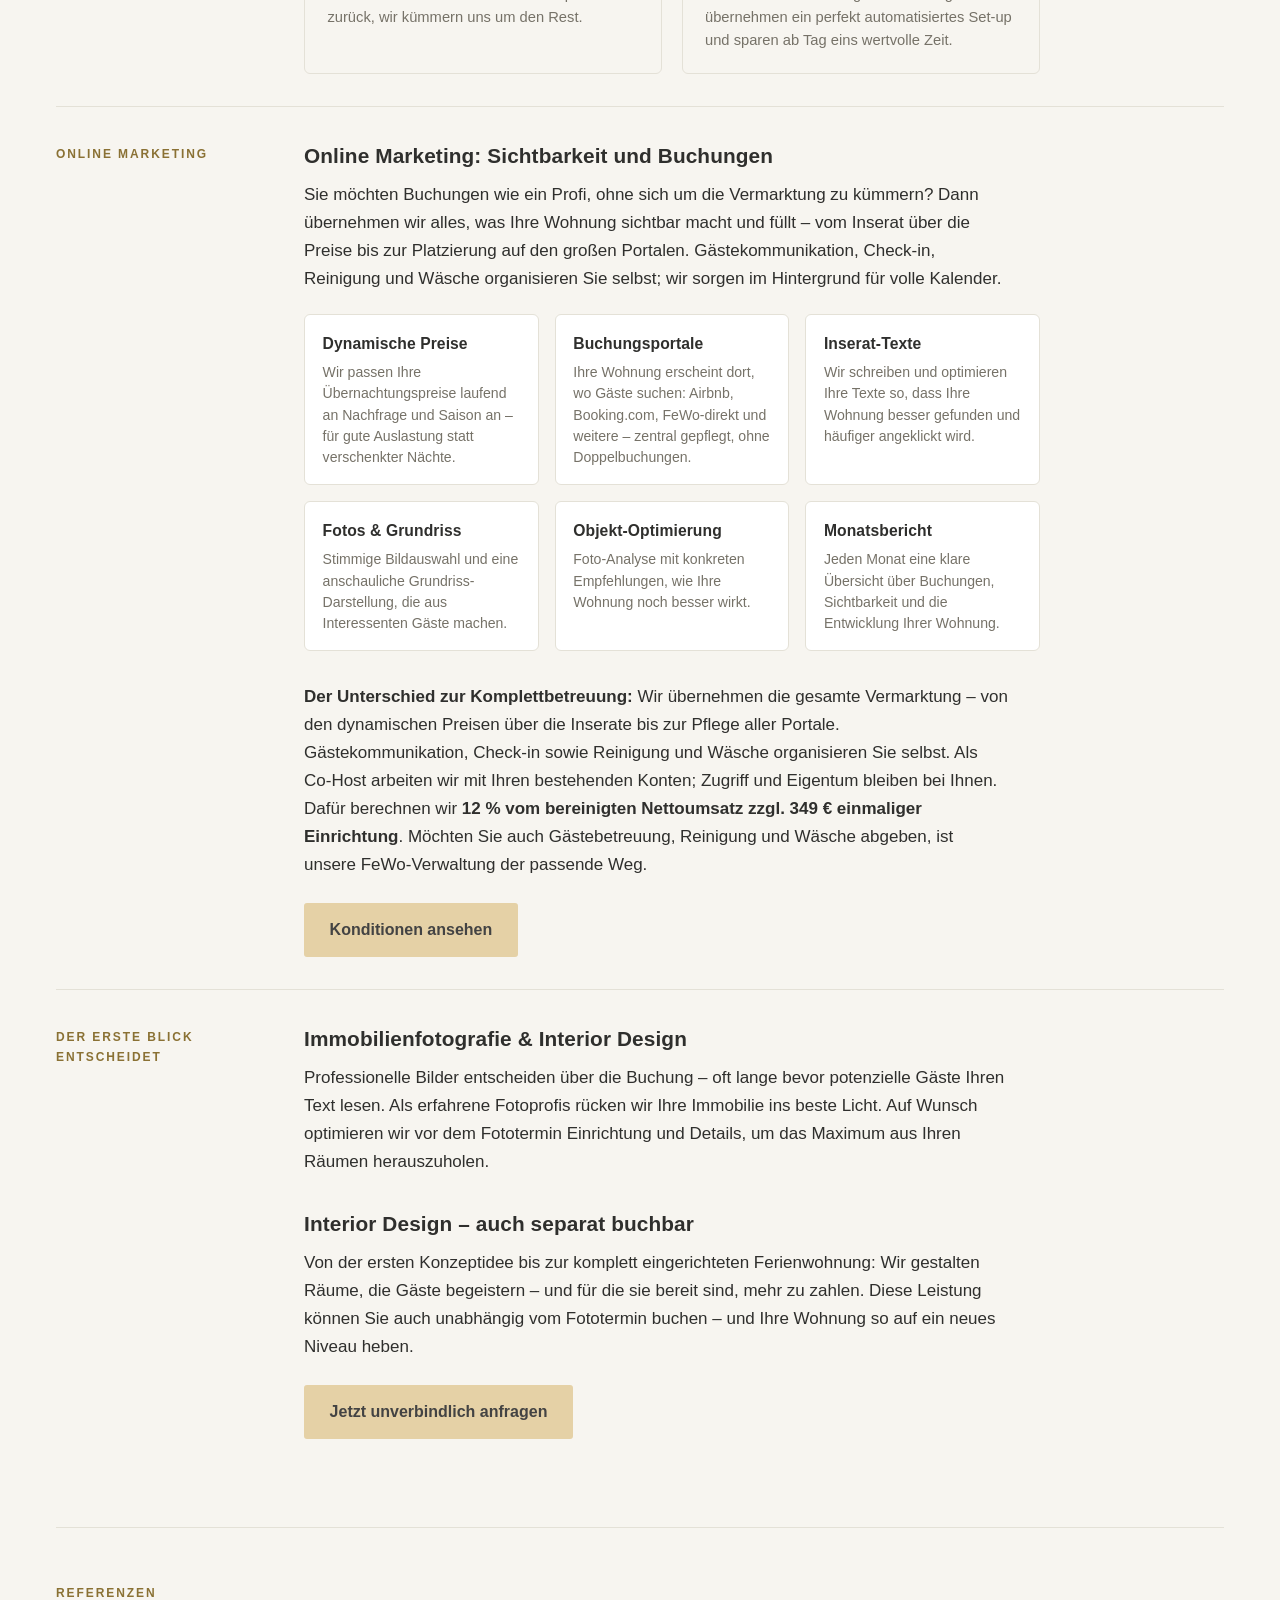
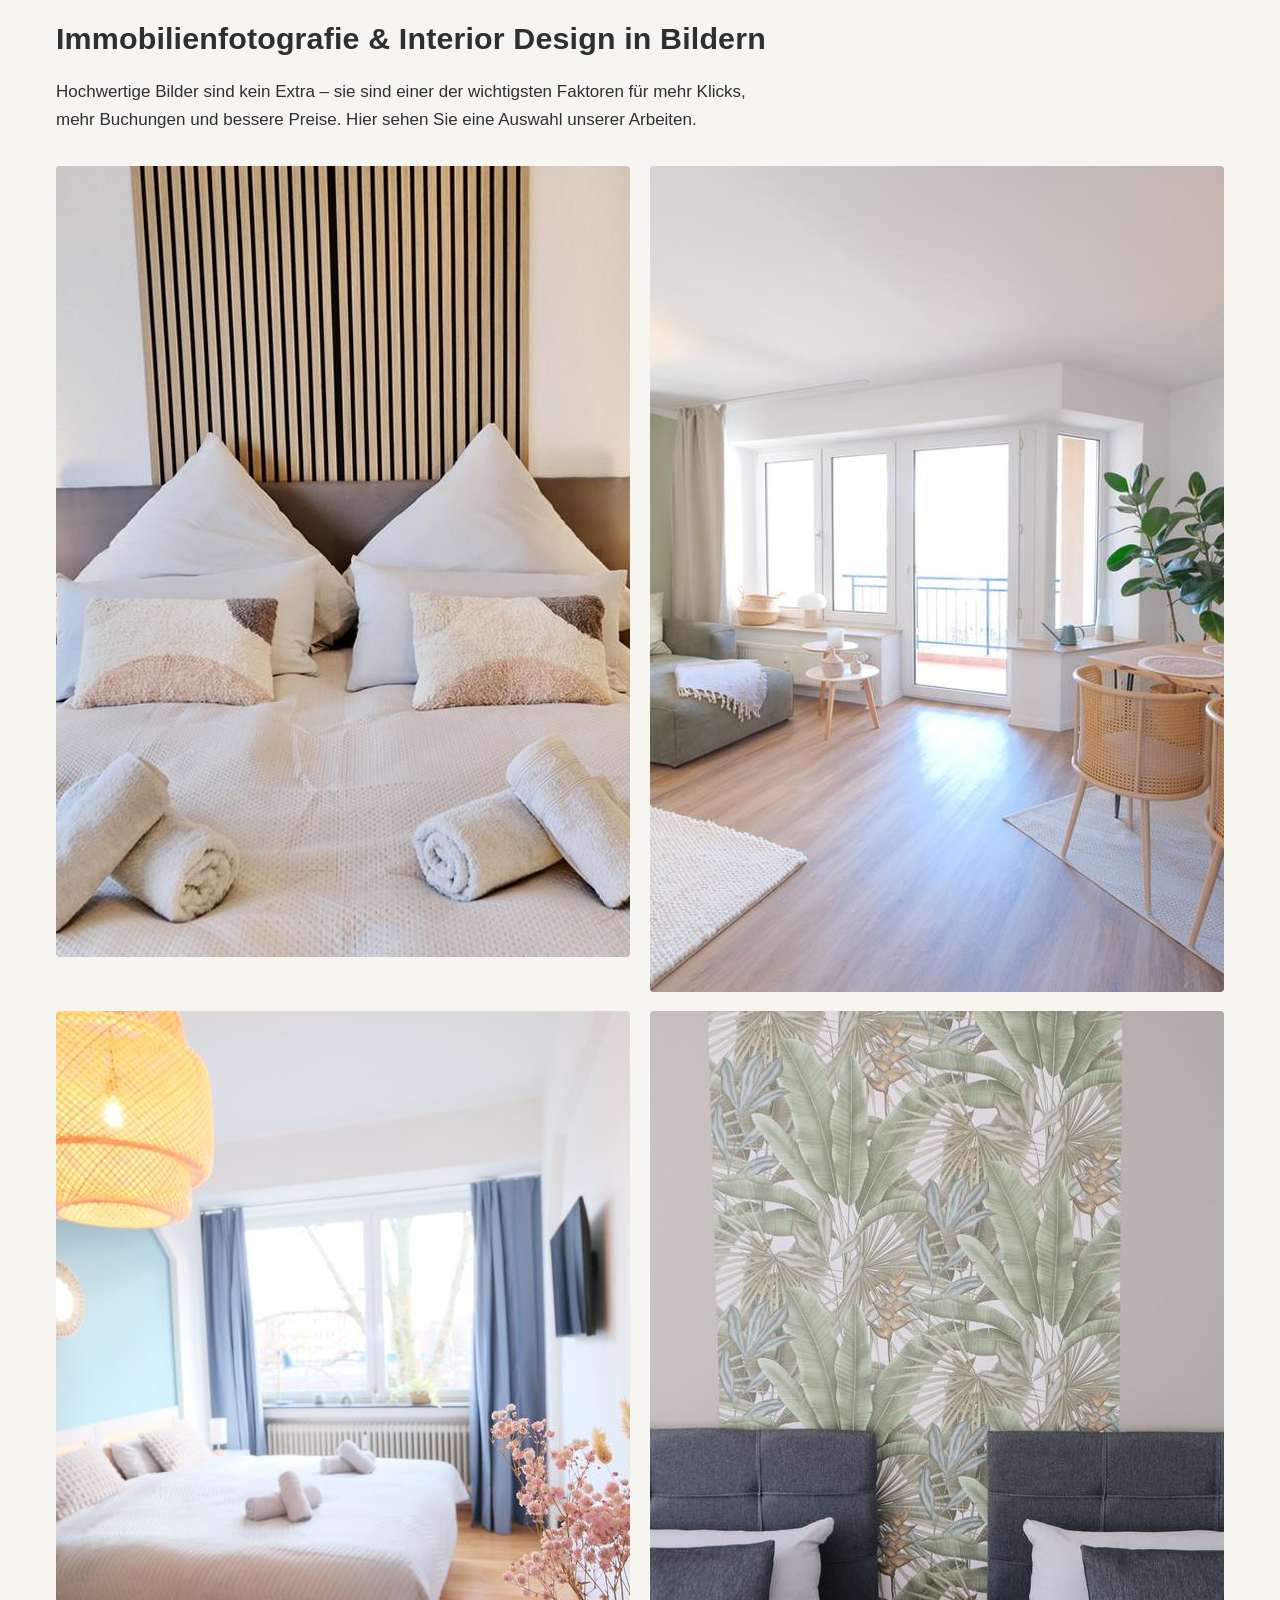
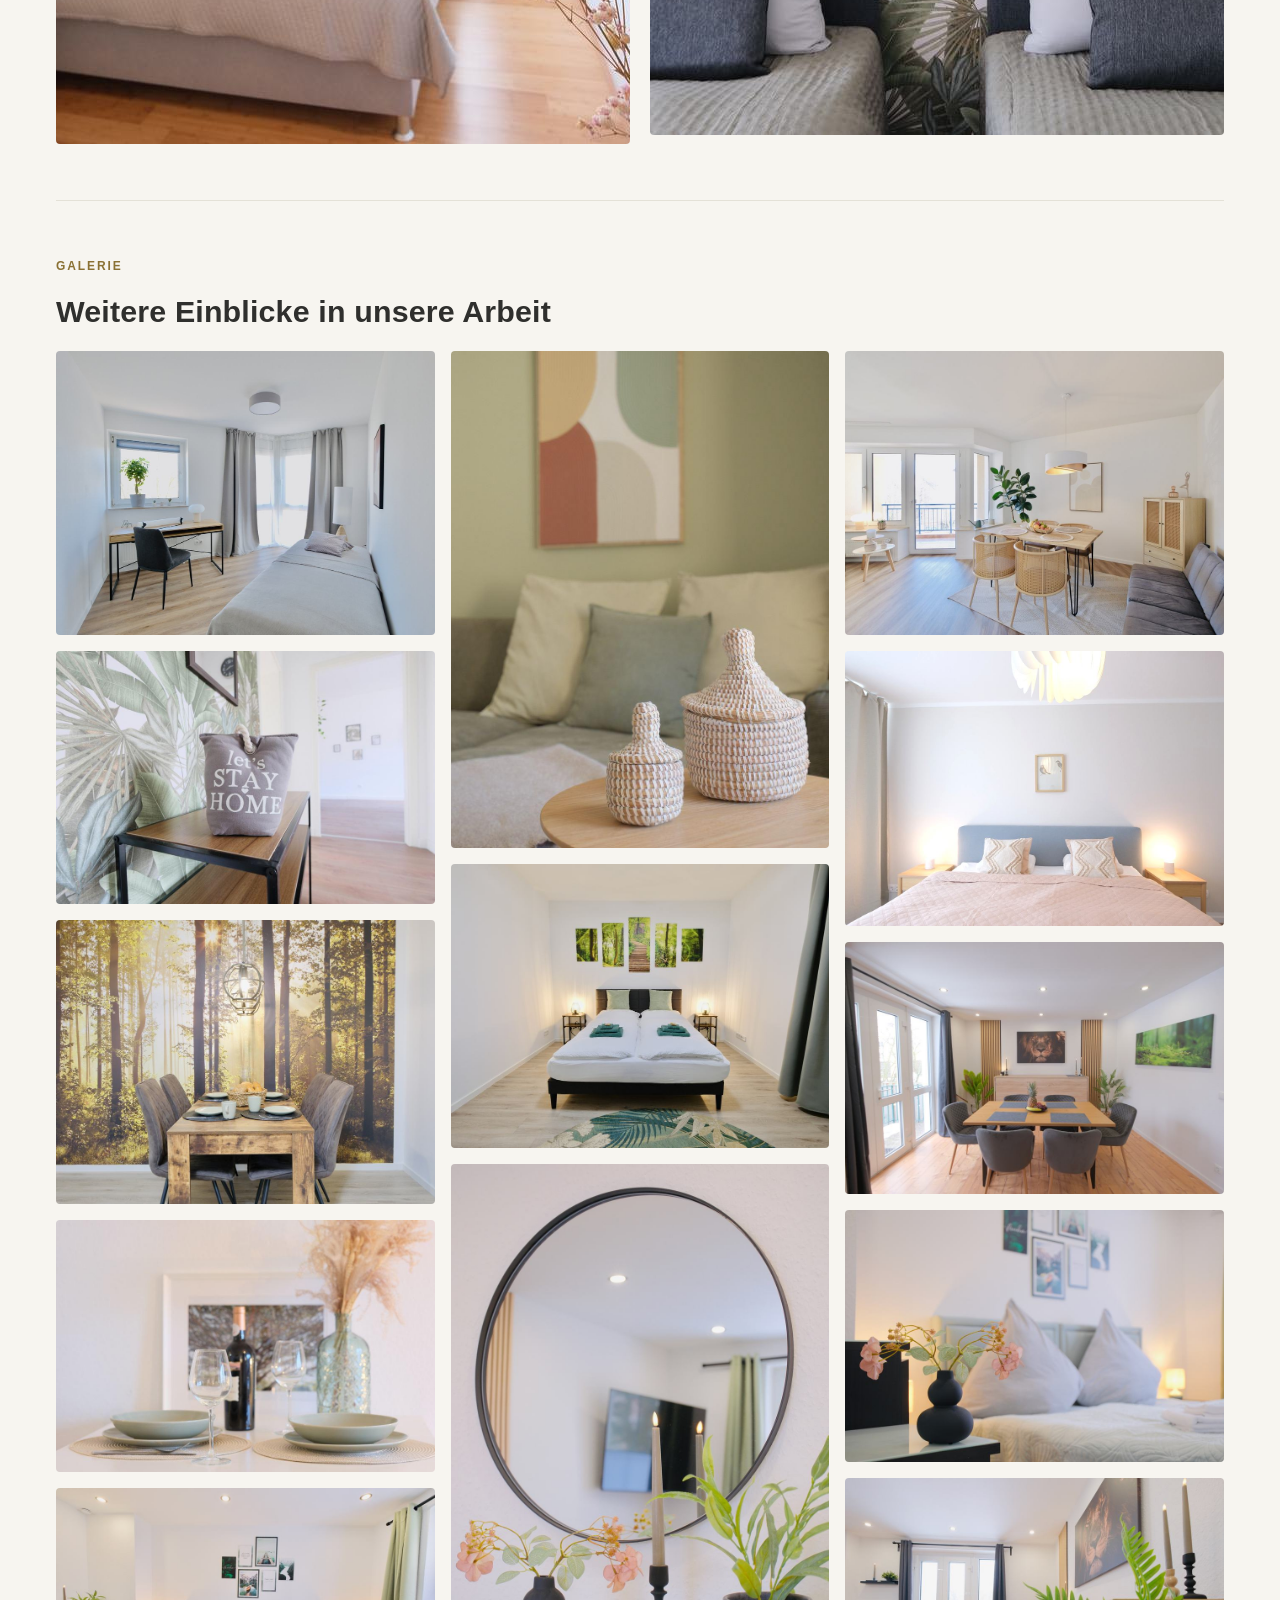
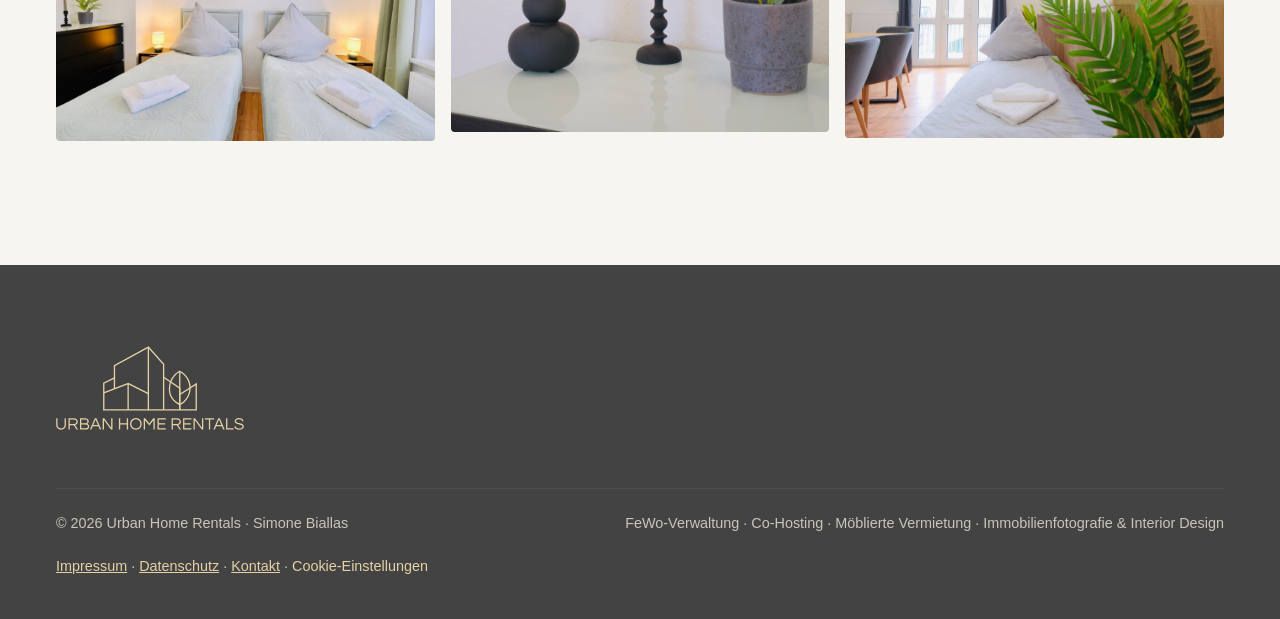
<file: leistungen.html>
<!DOCTYPE html>
<html lang="de">
<head>
<meta charset="utf-8">
<meta name="viewport" content="width=device-width, initial-scale=1">
<title>Leistungen: Co-Hosting, Online Marketing & Set-up</title>
<meta name="description" content="Komplettbetreuung, reine Vermarktung oder digitales Set-up für Selbstverwalter – dazu Immobilienfotografie und Interior Design. Alle Leistungen im Detail.">
<link rel="canonical" href="https://urbanhomerentals.de/leistungen.html">
<link rel="icon" href="/favicon.svg" type="image/svg+xml">
<link rel="apple-touch-icon" href="/bilder/logo.svg">

<!-- Vorschau, wenn jemand den Link per WhatsApp, LinkedIn oder E-Mail teilt -->
<meta property="og:type" content="website">
<meta property="og:site_name" content="Urban Home Rentals">
<meta property="og:title" content="Leistungen: Co-Hosting, Online Marketing & Set-up">
<meta property="og:description" content="Komplettbetreuung, reine Vermarktung oder digitales Set-up für Selbstverwalter – dazu Immobilienfotografie und Interior Design. Alle Leistungen im Detail.">
<meta property="og:url" content="https://urbanhomerentals.de/leistungen.html">
<meta property="og:image" content="https://urbanhomerentals.de/bilder/vorschau.jpg">
<meta property="og:image:width" content="1200">
<meta property="og:image:height" content="630">
<meta property="og:image:alt" content="Heller Wohnbereich einer möblierten Wohnung – Urban Home Rentals">
<meta property="og:locale" content="de_DE">
<meta name="twitter:card" content="summary_large_image">

<link rel="stylesheet" href="/stil.css">
<script type="application/ld+json">
{
  "@context": "https://schema.org",
  "@type": "ProfessionalService",
  "@id": "https://urbanhomerentals.de/#unternehmen",
  "name": "Urban Home Rentals",
  "alternateName": "Urban Home Rentals – Simone Biallas",
  "description": "Verwaltung und Co-Hosting von Ferienwohnungen und möblierten Wohnungen: Vermarktung, Gästekommunikation, Reinigungskoordination und dynamische Preise. Sitz in der Region Hannover, tätig deutschlandweit.",
  "url": "https://urbanhomerentals.de/",
  "logo": "https://urbanhomerentals.de/bilder/logo.svg",
  "image": "https://urbanhomerentals.de/bilder/vorschau.jpg",
  "email": "info@urbanhomerentals.de",
  "vatID": "DE321367045",
  "founder": { "@type": "Person", "name": "Simone Biallas" },
  "address": {
    "@type": "PostalAddress",
    "streetAddress": "Hermann-Sievers-Weg 4",
    "postalCode": "30900",
    "addressLocality": "Wedemark",
    "addressRegion": "Niedersachsen",
    "addressCountry": "DE"
  },
  "areaServed": [
    { "@type": "City", "name": "Hannover" },
    { "@type": "AdministrativeArea", "name": "Region Hannover" },
    { "@type": "Country", "name": "Deutschland" }
  ],
  "knowsLanguage": ["de", "en"],
  "hasOfferCatalog": {
    "@type": "OfferCatalog",
    "name": "Leistungen für Eigentümer",
    "itemListElement": [
      { "@type": "Offer", "itemOffered": { "@type": "Service", "name": "Co-Hosting: laufende Komplettbetreuung",
        "description": "Vermarktung, Gästekommunikation, Check-in, Reinigungs- und Wäschekoordination, dynamische Preise, Monatsbericht." } },
      { "@type": "Offer", "itemOffered": { "@type": "Service", "name": "Online Marketing für Ferienwohnungen",
        "description": "Sichtbarkeit auf den Buchungsportalen, Inserats-Texte, Fotos und Grundriss, dynamische Preise, Objekt-Optimierung, Monatsbericht." } },
      { "@type": "Offer", "itemOffered": { "@type": "Service", "name": "Digital Starter Setup",
        "description": "Einmaliges digitales Set-up für Selbstverwalter: Channel-Manager, automatisierte Gästekommunikation, digitale Reinigungsplanung, Online-Listings." } },
      { "@type": "Offer", "itemOffered": { "@type": "Service", "name": "Immobilienfotografie & Interior Design",
        "description": "Home Staging und professionelle Fotos vor Ort – auch separat buchbar." } }
    ]
  }
}
</script>
<script type="application/ld+json">
{
  "@context": "https://schema.org",
  "@type": "BreadcrumbList",
  "itemListElement": [
    { "@type": "ListItem", "position": 1, "name": "Start", "item": "https://urbanhomerentals.de/" },
    { "@type": "ListItem", "position": 2, "name": "Leistungen", "item": "https://urbanhomerentals.de/leistungen.html" }
  ]
}
</script>
</head>
<body>
<header class="topbar">
  <div class="wrap topbar-in">
    <a class="brand" href="index.html" aria-label="Zur Startseite"><img class="logo-h" src="bilder/logo-quer.svg" alt="Urban Home Rentals"></a>
    <button class="nav-burger" id="burger" aria-label="Menü öffnen" aria-expanded="false" aria-controls="mainnav">&#9776;</button>
    <nav class="mainnav" id="mainnav" aria-label="Hauptnavigation">
      <div class="has-sub">
        <a href="leistungen.html" class="nav-top active">Leistungen</a>
        <button class="sub-toggle" aria-haspopup="true" aria-expanded="false" aria-label="Untermenü Leistungen öffnen"><span class="chev" aria-hidden="true"></span></button>
        <div class="submenu">
          <a href="leistungen.html#svc-verwaltung">FeWo-Verwaltung</a>
          <a href="leistungen.html#svc-setup">Digitales Set-up</a>
          <a href="leistungen.html#svc-online-marketing">Online Marketing</a>
          <a href="leistungen.html#svc-foto">Immobilienfotografie &amp; Interior Design</a>
        </div>
      </div>
      <a href="umsatzrechner.html">Umsatzrechner</a>
      <a href="standorte-preise.html">Standorte &amp; Preise</a>
      <a href="ueber-uns.html">Über uns</a>
      <a href="kontakt.html">Kontakt</a>
    </nav>
  </div>
</header>

<main>
<div class="page active" id="page-leistungen">
<div class="wrap">
  <section id="leistungen">
    <p class="eyebrow">Leistungen</p>
    <h1 class="page-h">Mehr Ertrag, weniger Aufwand</h1>

    <div class="svc" id="svc-verwaltung">
      <div class="svc-label">FeWo-Verwaltung</div>
      <div>
        <h3>Ihr Rundum-sorglos-Paket: mehr freie Zeit, mehr Rendite</h3>
        <p>Wir betreiben Ihre Ferienwohnung wie unsere eigene – als sogenannter Co-Host: mit dynamischen Preisen, die sich an Saison und Nachfrage anpassen, einem Inserat, das auffällt, und einem Tagesgeschäft, das komplett ohne Sie läuft.</p>
        <ul class="checks">
          <li>Gäste rundum betreut – auf Anfragen und Bewertungen reagieren wir schnell, auch abends und am Wochenende</li>
          <li>Reinigung und Wäsche fest im Griff: organisiert, kontrolliert, zuverlässig</li>
          <li>Ihr Inserat überzeugend aufgesetzt – mit professionellen Fotos statt Handy-Schnappschüssen</li>
          <li>Jeden Monat eine klare Abrechnung: Sie sehen jede Buchung und jeden Euro</li>
        </ul>
        <p class="portals-lead">Wir inserieren unter anderem auf</p>
        <div class="portals">
          <span>Booking.com</span>
          <span>Airbnb</span>
          <span>Monteurzimmer.de</span>
          <span>Deutschland-Monteurzimmer.de</span>
        </div>
      </div>
    </div>

    <div class="svc" id="svc-setup">
      <div class="svc-label">Digitales Set-up</div>
      <div>
        <h3>Digitales Set-up: Die richtige Basis für eine stressfreie Vermietung</h3>
        <p>Bevor die laufende Betreuung startet, richten wir Ihre Wohnung komplett neu ein – oder heben ein bestehendes Set-up auf professionelles Niveau. Alles greift ineinander, damit Buchungen, Kommunikation und Reinigung reibungslos laufen.</p>
        <div class="tiles">
          <div class="tile"><h4>PMS &amp; Channel-Manager</h4><p>Ein System für alle Portale – zentrale Steuerung ohne Doppelbuchungen.</p></div>
          <div class="tile"><h4>Automatisierte Gästekommunikation</h4><p>Nachrichtenstrecken für den gesamten Buchungsablauf und Check-in-Guides für schlüssellosen Zugang.</p></div>
          <div class="tile"><h4>Digitale Reinigungsplanung</h4><p>Terminierung und Koordination der Reinigung, inklusive Bestands- und Wäschesystem.</p></div>
          <div class="tile"><h4>Online-Listings</h4><p>Bestehende Inserate optimiert oder professionell neu erstellt – auf allen relevanten Portalen.</p></div>
          <div class="tile"><h4>Möblierter Grundriss</h4><p>Anschauliche Raum-Visualisierung, die Vertrauen schafft und die Buchungsrate erhöht.</p></div>
          <div class="tile"><h4>Objekt-Optimierung</h4><p>Foto-Analyse mit konkreten Empfehlungen, wie Ihre Wohnung noch besser wirkt.</p></div>
        </div>
        <div class="options">
          <div class="option">
            <span class="option-tag">Option A · mit Betreuung</span>
            <h4>Der Start in unser Co-Hosting</h4>
            <p>Das digitale Set-up ist der erste Schritt unserer Zusammenarbeit. Wir richten alles schlüsselfertig für Sie ein und übernehmen im Anschluss die komplette, laufende Betreuung Ihrer Immobilie. Sie lehnen sich entspannt zurück, wir kümmern uns um den Rest.</p>
          </div>
          <div class="option">
            <span class="option-tag">Option B · für Selbstverwalter</span>
            <h4>Das einmalige „Digital Starter Setup“</h4>
            <p>Sie möchten Ihre Vermietung lieber selbst in die Hand nehmen, aber von Anfang an wie ein Profi aufgestellt sein? Wir setzen das gesamte System einmalig und sauber für Sie auf – ganz ohne weitere Betreuung oder Bindung. Sie übernehmen ein perfekt automatisiertes Set-up und sparen ab Tag eins wertvolle Zeit.</p>
          </div>
        </div>
      </div>
    </div>

    <div class="svc" id="svc-online-marketing">
      <div class="svc-label">Online Marketing</div>
      <div>
        <h3>Online Marketing: Sichtbarkeit und Buchungen</h3>
        <p>Sie möchten Buchungen wie ein Profi, ohne sich um die Vermarktung zu kümmern? Dann übernehmen wir alles, was Ihre Wohnung sichtbar macht und füllt – vom Inserat über die Preise bis zur Platzierung auf den großen Portalen. Gästekommunikation, Check-in, Reinigung und Wäsche organisieren Sie selbst; wir sorgen im Hintergrund für volle Kalender.</p>
        <div class="tiles">
          <div class="tile"><h4>Dynamische Preise</h4><p>Wir passen Ihre Übernachtungspreise laufend an Nachfrage und Saison an – für gute Auslastung statt verschenkter Nächte.</p></div>
          <div class="tile"><h4>Buchungsportale</h4><p>Ihre Wohnung erscheint dort, wo Gäste suchen: Airbnb, Booking.com, FeWo-direkt und weitere – zentral gepflegt, ohne Doppelbuchungen.</p></div>
          <div class="tile"><h4>Inserat-Texte</h4><p>Wir schreiben und optimieren Ihre Texte so, dass Ihre Wohnung besser gefunden und häufiger angeklickt wird.</p></div>
          <div class="tile"><h4>Fotos &amp; Grundriss</h4><p>Stimmige Bildauswahl und eine anschauliche Grundriss-Darstellung, die aus Interessenten Gäste machen.</p></div>
          <div class="tile"><h4>Objekt-Optimierung</h4><p>Foto-Analyse mit konkreten Empfehlungen, wie Ihre Wohnung noch besser wirkt.</p></div>
          <div class="tile"><h4>Monatsbericht</h4><p>Jeden Monat eine klare Übersicht über Buchungen, Sichtbarkeit und die Entwicklung Ihrer Wohnung.</p></div>
        </div>
        <p><strong>Der Unterschied zur Komplettbetreuung:</strong> Wir übernehmen die gesamte Vermarktung – von den dynamischen Preisen über die Inserate bis zur Pflege aller Portale. Gästekommunikation, Check-in sowie Reinigung und Wäsche organisieren Sie selbst. Als Co-Host arbeiten wir mit Ihren bestehenden Konten; Zugriff und Eigentum bleiben bei Ihnen. Dafür berechnen wir <strong>12&nbsp;% vom bereinigten Nettoumsatz zzgl. 349&nbsp;€ einmaliger Einrichtung</strong>. Möchten Sie auch Gästebetreuung, Reinigung und Wäsche abgeben, ist unsere FeWo-Verwaltung der passende Weg.</p>
        <p class="svc-cta"><a class="btn" href="standorte-preise.html">Konditionen ansehen</a></p>
      </div>
    </div>

    <div class="svc" id="svc-foto">
      <div class="svc-label">Der erste Blick entscheidet</div>
      <div>
        <h3>Immobilienfotografie &amp; Interior Design</h3>
        <p>Professionelle Bilder entscheiden über die Buchung – oft lange bevor potenzielle Gäste Ihren Text lesen. Als erfahrene Fotoprofis rücken wir Ihre Immobilie ins beste Licht. Auf Wunsch optimieren wir vor dem Fototermin Einrichtung und Details, um das Maximum aus Ihren Räumen herauszuholen.</p>
        <h4 class="svc-sub">Interior Design – auch separat buchbar</h4>
        <p>Von der ersten Konzeptidee bis zur komplett eingerichteten Ferienwohnung: Wir gestalten Räume, die Gäste begeistern – und für die sie bereit sind, mehr zu zahlen. Diese Leistung können Sie auch unabhängig vom Fototermin buchen – und Ihre Wohnung so auf ein neues Niveau heben.</p>
        <p class="svc-cta"><a class="btn" href="https://zeeg.me/simone/erstgesprach" target="_blank" rel="noopener">Jetzt unverbindlich anfragen</a></p>
      </div>
    </div>
  </section>
  <section id="referenzen">
    <p class="eyebrow">Referenzen</p>
    <h2>Immobilienfotografie &amp; Interior Design in Bildern</h2>
    <p class="narrow">Hochwertige Bilder sind kein Extra – sie sind einer der wichtigsten Faktoren für mehr Klicks, mehr Buchungen und bessere Preise. Hier sehen Sie eine Auswahl unserer Arbeiten.</p>
    <div class="gallery">
      <img src="bilder/01-liebevoll-eingedecktes-bett-mit-handtuechern.jpg" alt="Liebevoll eingedecktes Bett mit Handtüchern vor Holzlamellen-Wand" width="931" height="791" loading="lazy" decoding="async">
      <img src="bilder/02-offener-wohn-und-essbereich-mit.jpg" alt="Offener Wohn- und Essbereich mit salbeigrüner Wand, Sofa, Balkon und Esstisch" width="1100" height="826" loading="lazy" decoding="async">
      <img src="bilder/03-schlafzimmer-mit-hellblauer-wand-rattanleuchte.jpg" alt="Schlafzimmer mit hellblauer Wand, Rattanleuchte und Trockenblumen" width="1100" height="733" loading="lazy" decoding="async">
      <img src="bilder/04-schlafzimmer-mit-dschungel-tapete-und.jpg" alt="Schlafzimmer mit Dschungel-Tapete und zwei Betten – Referenz" width="1086" height="724" loading="lazy" decoding="async">
    </div>
  </section>
  <section id="galerie">
    <p class="eyebrow">Galerie</p>
    <h2>Weitere Einblicke in unsere Arbeit</h2>
    <div class="gallery2">
<img src="bilder/05-helles-moebliertes-zimmer-mit-einzelbett.jpg" alt="Helles möbliertes Zimmer mit Einzelbett und Schreibtisch für Studierende" width="1024" height="769" loading="lazy" decoding="async">
<img src="bilder/06-flur-detail-mit-konsole-und.jpg" alt="Flur-Detail mit Konsole und Dschungel-Tapete" width="900" height="600" loading="lazy" decoding="async">
<img src="bilder/07-esstisch-vor-wald-fototapete-im.jpg" alt="Esstisch vor Wald-Fototapete im warmen Abendlicht" width="900" height="675" loading="lazy" decoding="async">
<img src="bilder/08-gedeckter-tisch-mit-wein-und.jpg" alt="Gedeckter Tisch mit Wein und Trockenblumen – Staging-Detail" width="900" height="600" loading="lazy" decoding="async">
<img src="bilder/09-helles-zimmer-mit-zwei-einzelbetten.jpg" alt="Helles Zimmer mit zwei Einzelbetten und grünen Akzenten" width="900" height="600" loading="lazy" decoding="async">
<img src="bilder/10-sofa-detail-mit-kissen-und.jpg" alt="Sofa-Detail mit Kissen und Deko-Körben" width="774" height="1016" loading="lazy" decoding="async">
<img src="bilder/11-schlafzimmer-mit-waldbildern-und-dschungel.jpg" alt="Schlafzimmer mit Waldbildern und Dschungel-Teppich" width="900" height="675" loading="lazy" decoding="async">
<img src="bilder/12-runder-spiegel-mit-kerze-und.jpg" alt="Runder Spiegel mit Kerze und Pflanze – Einrichtungsdetail" width="900" height="1350" loading="lazy" decoding="async">
<img src="bilder/13-heller-wohnbereich-mit-esstisch-rattanstuehlen.jpg" alt="Heller Wohnbereich mit Esstisch, Rattanstühlen und Erkerfenster" width="1000" height="750" loading="lazy" decoding="async">
<img src="bilder/14-schlafzimmer-mit-polsterbett-und-ros.jpg" alt="Schlafzimmer mit Polsterbett und rosé Tagesdecke, frontal" width="1000" height="725" loading="lazy" decoding="async">
<img src="bilder/15-essbereich-mit-massivholztisch-und-kunst.jpg" alt="Essbereich mit Massivholztisch und Kunst an der Wand" width="900" height="600" loading="lazy" decoding="async">
<img src="bilder/16-bett-detail-mit-weichen-kissen.jpg" alt="Bett-Detail mit weichen Kissen und Blumendeko" width="900" height="600" loading="lazy" decoding="async">
<img src="bilder/17-bett-mit-farn-deko-und.jpg" alt="Bett mit Farn-Deko und Blick in den Essbereich" width="900" height="616" loading="lazy" decoding="async">
</div>
  </section>
</div>
</div>
</main>

<footer class="site">
  <div class="wrap">
    <img class="logo-s" src="bilder/logo.svg" alt="Urban Home Rentals – Logo">
    <div class="foot-row">
      <div>© 2026 Urban Home Rentals · Simone Biallas</div>
      <div>FeWo-Verwaltung · Co-Hosting · Möblierte Vermietung · Immobilienfotografie &amp; Interior Design</div>
    </div>
    <p class="foot-links"><a href="impressum.html">Impressum</a> · <a href="datenschutz.html">Datenschutz</a> · <a href="kontakt.html">Kontakt</a> · <button type="button" class="foot-cookie" id="cookie-settings-link">Cookie-Einstellungen</button></p>
  </div>
</footer>

<!-- Cookie-Zustimmung -->
<div id="cookie-banner" class="cookie-banner" role="dialog" aria-live="polite" aria-label="Cookie-Hinweis" hidden>
  <div class="cookie-inner">
    <div class="cookie-text">
      <strong>Wir respektieren Ihre Privatsphäre</strong>
      <p>Diese Website nutzt standardmäßig nur technisch notwendige Speicherung. Mit Ihrer Einwilligung setzen wir zusätzlich Statistik-Cookies (Microsoft Clarity) ein, um die Nutzung der Website auszuwerten, sowie Marketing-Cookies (Google Ads), um den Erfolg unserer Anzeigen zu messen. Sie entscheiden frei und können Ihre Wahl jederzeit ändern. Mehr in der <a href="datenschutz.html">Datenschutzerklärung</a>.</p>
    </div>
    <div class="cookie-actions">
      <button type="button" class="btn cookie-accept" id="cookie-accept">Alle akzeptieren</button>
      <button type="button" class="cookie-alt" id="cookie-reject">Nur notwendige</button>
      <button type="button" class="cookie-link" id="cookie-open-settings">Einstellungen</button>
    </div>
  </div>
</div>

<!-- Cookie-Einstellungen -->
<div id="cookie-modal" class="cookie-modal" role="dialog" aria-modal="true" aria-label="Cookie-Einstellungen" hidden>
  <div class="cookie-modal-backdrop" id="cookie-modal-backdrop"></div>
  <div class="cookie-modal-card" role="document">
    <h3>Cookie-Einstellungen</h3>
    <p class="cookie-modal-intro">Wählen Sie, welche Cookies Sie zulassen möchten. Notwendige Cookies sind für den Betrieb der Website erforderlich und immer aktiv.</p>
    <div class="cookie-opt">
      <div><strong>Notwendig</strong><br><small>Speichert nur Ihre Cookie-Auswahl. Kein Tracking.</small></div>
      <input type="checkbox" checked disabled aria-label="Notwendig – immer aktiv">
    </div>
    <label class="cookie-opt">
      <div><strong>Statistik (Microsoft Clarity)</strong><br><small>Hilft uns zu verstehen, wie die Website genutzt wird (anonymisierte Auswertung, z. B. Heatmaps). Erst nach Ihrer Zustimmung.</small></div>
      <input type="checkbox" id="cookie-opt-statistik">
    </label>
    <label class="cookie-opt">
      <div><strong>Marketing (Google Ads)</strong><br><small>Erlaubt Google Ads, den Erfolg von Anzeigen zu messen. Erst nach Ihrer Zustimmung.</small></div>
      <input type="checkbox" id="cookie-opt-marketing">
    </label>
    <div class="cookie-modal-actions">
      <button type="button" class="btn" id="cookie-save">Auswahl speichern</button>
      <button type="button" class="cookie-alt" id="cookie-accept-all-2">Alle akzeptieren</button>
    </div>
  </div>
</div>


<script src="/js/menue.js" defer></script>
<script src="/js/einwilligung.js" defer></script>
</body>
</html>
</file>
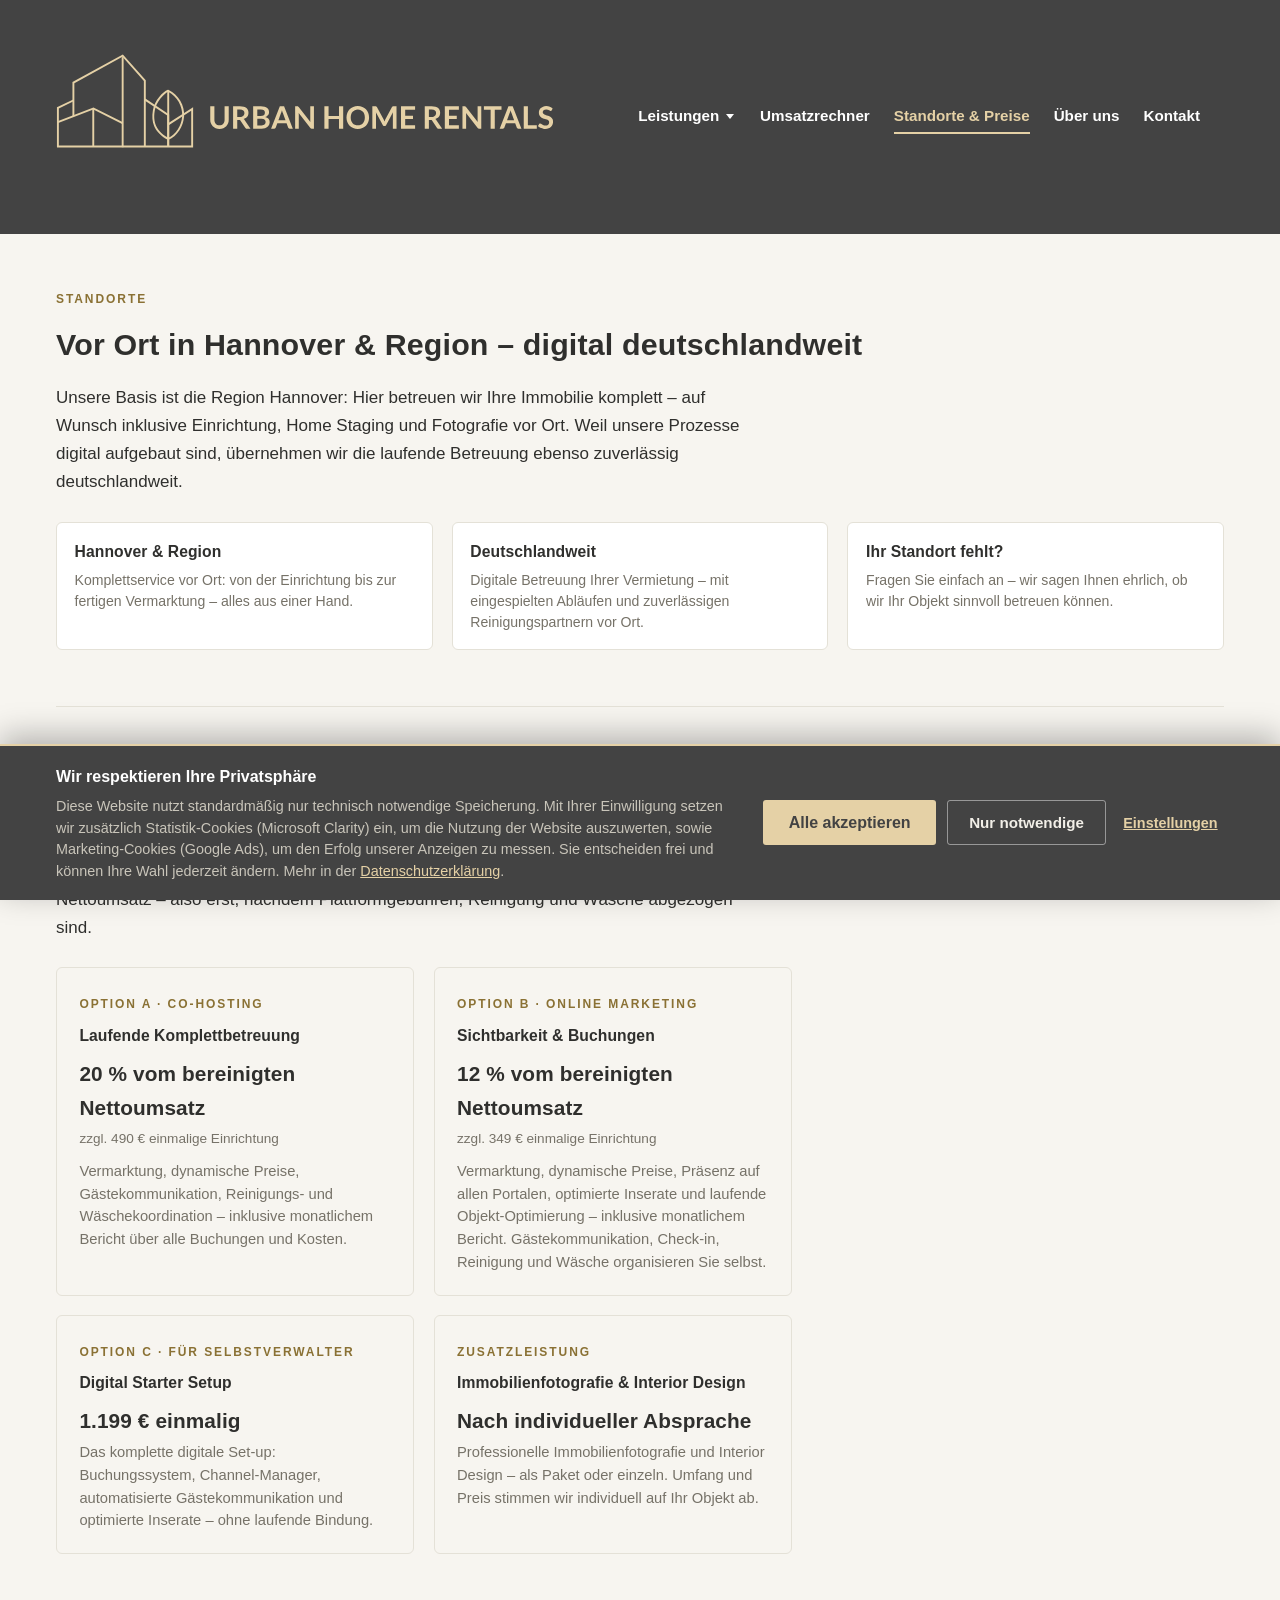
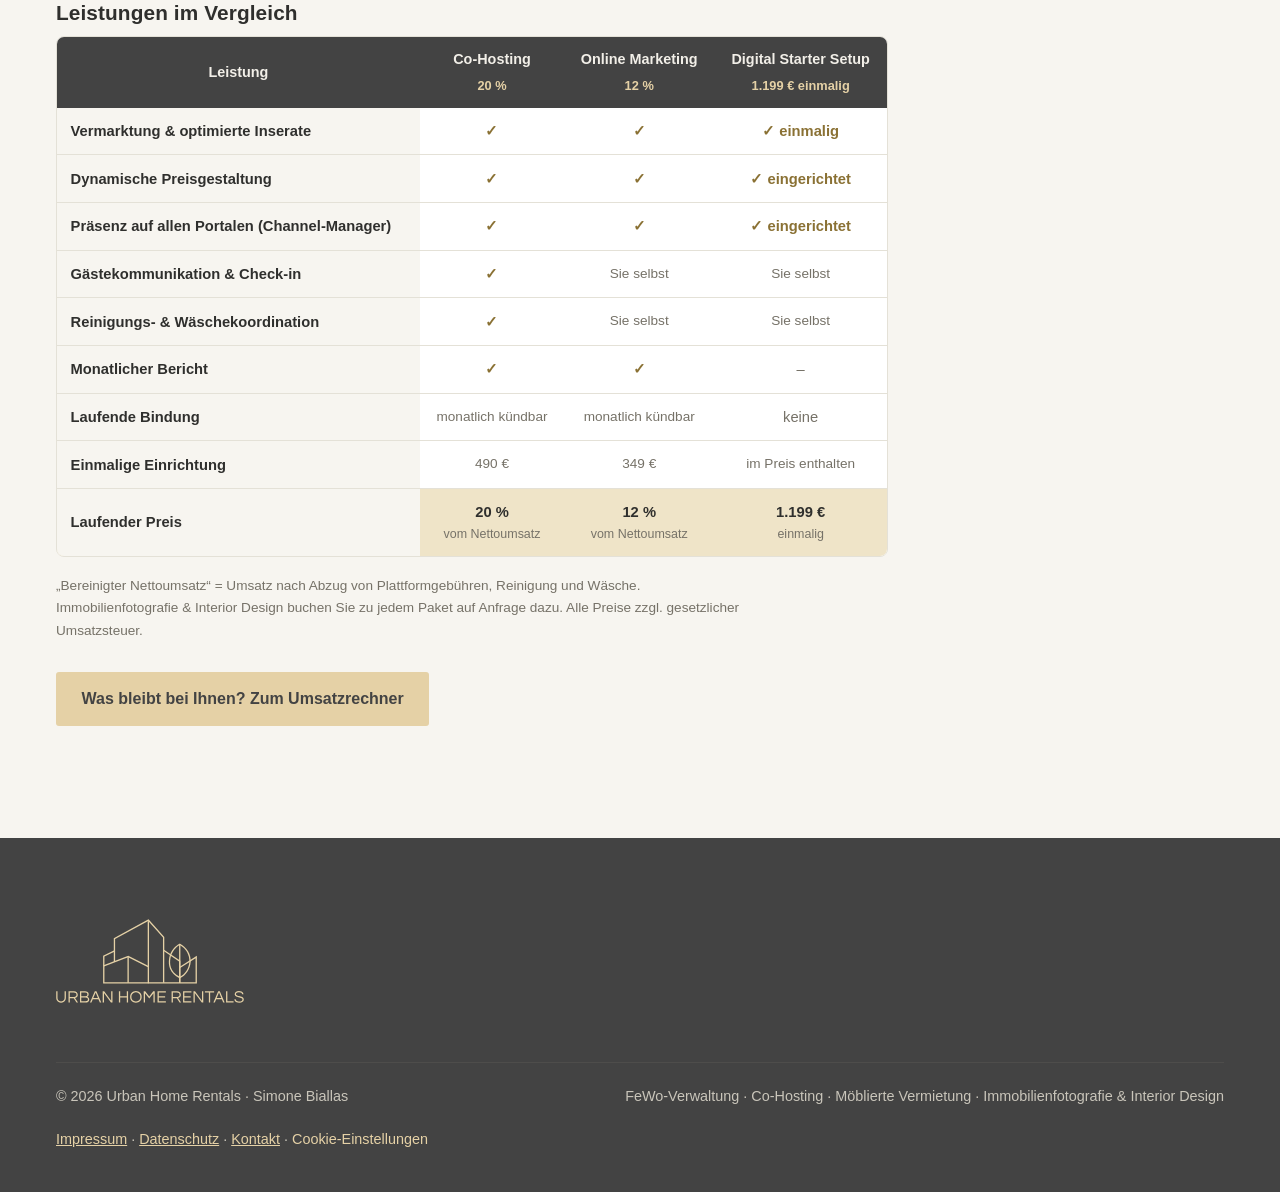
<file: standorte-preise.html>
<!DOCTYPE html>
<html lang="de">
<head>
<meta charset="utf-8">
<meta name="viewport" content="width=device-width, initial-scale=1">
<title>Preise & Standorte | Urban Home Rentals</title>
<meta name="description" content="Co-Hosting 20 % vom bereinigten Nettoumsatz, Online Marketing 12 %, Digital Starter Setup 1.199 € einmalig. Alle Pakete im direkten Vergleich.">
<link rel="canonical" href="https://urbanhomerentals.de/standorte-preise.html">
<link rel="icon" href="/favicon.svg" type="image/svg+xml">
<link rel="apple-touch-icon" href="/bilder/logo.svg">

<!-- Vorschau, wenn jemand den Link per WhatsApp, LinkedIn oder E-Mail teilt -->
<meta property="og:type" content="website">
<meta property="og:site_name" content="Urban Home Rentals">
<meta property="og:title" content="Preise & Standorte | Urban Home Rentals">
<meta property="og:description" content="Co-Hosting 20 % vom bereinigten Nettoumsatz, Online Marketing 12 %, Digital Starter Setup 1.199 € einmalig. Alle Pakete im direkten Vergleich.">
<meta property="og:url" content="https://urbanhomerentals.de/standorte-preise.html">
<meta property="og:image" content="https://urbanhomerentals.de/bilder/vorschau.jpg">
<meta property="og:image:width" content="1200">
<meta property="og:image:height" content="630">
<meta property="og:image:alt" content="Heller Wohnbereich einer möblierten Wohnung – Urban Home Rentals">
<meta property="og:locale" content="de_DE">
<meta name="twitter:card" content="summary_large_image">

<link rel="stylesheet" href="/stil.css">
<script type="application/ld+json">
{
  "@context": "https://schema.org",
  "@type": "ProfessionalService",
  "@id": "https://urbanhomerentals.de/#unternehmen",
  "name": "Urban Home Rentals",
  "alternateName": "Urban Home Rentals – Simone Biallas",
  "description": "Verwaltung und Co-Hosting von Ferienwohnungen und möblierten Wohnungen: Vermarktung, Gästekommunikation, Reinigungskoordination und dynamische Preise. Sitz in der Region Hannover, tätig deutschlandweit.",
  "url": "https://urbanhomerentals.de/",
  "logo": "https://urbanhomerentals.de/bilder/logo.svg",
  "image": "https://urbanhomerentals.de/bilder/vorschau.jpg",
  "email": "info@urbanhomerentals.de",
  "vatID": "DE321367045",
  "founder": { "@type": "Person", "name": "Simone Biallas" },
  "address": {
    "@type": "PostalAddress",
    "streetAddress": "Hermann-Sievers-Weg 4",
    "postalCode": "30900",
    "addressLocality": "Wedemark",
    "addressRegion": "Niedersachsen",
    "addressCountry": "DE"
  },
  "areaServed": [
    { "@type": "City", "name": "Hannover" },
    { "@type": "AdministrativeArea", "name": "Region Hannover" },
    { "@type": "Country", "name": "Deutschland" }
  ],
  "knowsLanguage": ["de", "en"],
  "hasOfferCatalog": {
    "@type": "OfferCatalog",
    "name": "Leistungen für Eigentümer",
    "itemListElement": [
      { "@type": "Offer", "itemOffered": { "@type": "Service", "name": "Co-Hosting: laufende Komplettbetreuung",
        "description": "Vermarktung, Gästekommunikation, Check-in, Reinigungs- und Wäschekoordination, dynamische Preise, Monatsbericht." } },
      { "@type": "Offer", "itemOffered": { "@type": "Service", "name": "Online Marketing für Ferienwohnungen",
        "description": "Sichtbarkeit auf den Buchungsportalen, Inserats-Texte, Fotos und Grundriss, dynamische Preise, Objekt-Optimierung, Monatsbericht." } },
      { "@type": "Offer", "itemOffered": { "@type": "Service", "name": "Digital Starter Setup",
        "description": "Einmaliges digitales Set-up für Selbstverwalter: Channel-Manager, automatisierte Gästekommunikation, digitale Reinigungsplanung, Online-Listings." } },
      { "@type": "Offer", "itemOffered": { "@type": "Service", "name": "Immobilienfotografie & Interior Design",
        "description": "Home Staging und professionelle Fotos vor Ort – auch separat buchbar." } }
    ]
  }
}
</script>
<script type="application/ld+json">
{
  "@context": "https://schema.org",
  "@type": "BreadcrumbList",
  "itemListElement": [
    { "@type": "ListItem", "position": 1, "name": "Start", "item": "https://urbanhomerentals.de/" },
    { "@type": "ListItem", "position": 2, "name": "Preise & Standorte", "item": "https://urbanhomerentals.de/standorte-preise.html" }
  ]
}
</script>
</head>
<body>
<header class="topbar">
  <div class="wrap topbar-in">
    <a class="brand" href="index.html" aria-label="Zur Startseite"><img class="logo-h" src="bilder/logo-quer.svg" alt="Urban Home Rentals"></a>
    <button class="nav-burger" id="burger" aria-label="Menü öffnen" aria-expanded="false" aria-controls="mainnav">&#9776;</button>
    <nav class="mainnav" id="mainnav" aria-label="Hauptnavigation">
      <div class="has-sub">
        <a href="leistungen.html" class="nav-top">Leistungen</a>
        <button class="sub-toggle" aria-haspopup="true" aria-expanded="false" aria-label="Untermenü Leistungen öffnen"><span class="chev" aria-hidden="true"></span></button>
        <div class="submenu">
          <a href="leistungen.html#svc-verwaltung">FeWo-Verwaltung</a>
          <a href="leistungen.html#svc-setup">Digitales Set-up</a>
          <a href="leistungen.html#svc-online-marketing">Online Marketing</a>
          <a href="leistungen.html#svc-foto">Immobilienfotografie &amp; Interior Design</a>
        </div>
      </div>
      <a href="umsatzrechner.html">Umsatzrechner</a>
      <a href="standorte-preise.html" class="active">Standorte &amp; Preise</a>
      <a href="ueber-uns.html">Über uns</a>
      <a href="kontakt.html">Kontakt</a>
    </nav>
  </div>
</header>

<main>
<div class="page active" id="page-standorte-preise">
<div class="wrap">
  <section id="standorte">
    <p class="eyebrow">Standorte</p>
    <h1 class="page-h">Vor Ort in Hannover &amp; Region – digital deutschlandweit</h1>
    <p class="narrow">Unsere Basis ist die Region Hannover: Hier betreuen wir Ihre Immobilie komplett – auf Wunsch inklusive Einrichtung, Home Staging und Fotografie vor Ort. Weil unsere Prozesse digital aufgebaut sind, übernehmen wir die laufende Betreuung ebenso zuverlässig deutschlandweit.</p>
    <div class="teaser-grid">
      <div class="tile"><h4>Hannover &amp; Region</h4><p>Komplettservice vor Ort: von der Einrichtung bis zur fertigen Vermarktung – alles aus einer Hand.</p></div>
      <div class="tile"><h4>Deutschlandweit</h4><p>Digitale Betreuung Ihrer Vermietung – mit eingespielten Abläufen und zuverlässigen Reinigungspartnern vor Ort.</p></div>
      <div class="tile"><h4>Ihr Standort fehlt?</h4><p>Fragen Sie einfach an – wir sagen Ihnen ehrlich, ob wir Ihr Objekt sinnvoll betreuen können.</p></div>
    </div>
  </section>

  <section id="preise">
    <p class="eyebrow">Preise</p>
    <h2>Faire Konditionen, volle Transparenz</h2>
    <p class="narrow">Wir verdienen nur, wenn Sie verdienen: Unsere Betreuung berechnen wir vom bereinigten Nettoumsatz – also erst, nachdem Plattformgebühren, Reinigung und Wäsche abgezogen sind.</p>
    <div class="options">
      <div class="option">
        <span class="option-tag">Option A · Co-Hosting</span>
        <h4>Laufende Komplettbetreuung</h4>
        <div class="price">20&nbsp;% vom bereinigten Nettoumsatz</div>
        <div class="price-add">zzgl. 490&nbsp;€ einmalige Einrichtung</div>
        <p>Vermarktung, dynamische Preise, Gästekommunikation, Reinigungs- und Wäschekoordination – inklusive monatlichem Bericht über alle Buchungen und Kosten.</p>
      </div>
      <div class="option">
        <span class="option-tag">Option B · Online Marketing</span>
        <h4>Sichtbarkeit &amp; Buchungen</h4>
        <div class="price">12&nbsp;% vom bereinigten Nettoumsatz</div>
        <div class="price-add">zzgl. 349&nbsp;€ einmalige Einrichtung</div>
        <p>Vermarktung, dynamische Preise, Präsenz auf allen Portalen, optimierte Inserate und laufende Objekt-Optimierung – inklusive monatlichem Bericht. Gästekommunikation, Check-in, Reinigung und Wäsche organisieren Sie selbst.</p>
      </div>
      <div class="option">
        <span class="option-tag">Option C · für Selbstverwalter</span>
        <h4>Digital Starter Setup</h4>
        <div class="price">1.199&nbsp;€ einmalig</div>
        <p>Das komplette digitale Set-up: Buchungssystem, Channel-Manager, automatisierte Gästekommunikation und optimierte Inserate – ohne laufende Bindung.</p>
      </div>
      <div class="option">
        <span class="option-tag">Zusatzleistung</span>
        <h4>Immobilienfotografie &amp; Interior Design</h4>
        <div class="price">Nach individueller Absprache</div>
        <p>Professionelle Immobilienfotografie und Interior Design – als Paket oder einzeln. Umfang und Preis stimmen wir individuell auf Ihr Objekt ab.</p>
      </div>
    </div>

    <h3 class="compare-head">Leistungen im Vergleich</h3>
    <div class="compare-wrap">
      <table class="compare">
        <thead>
          <tr>
            <th scope="col">Leistung</th>
            <th scope="col">Co-Hosting<span class="compare-price">20&nbsp;%</span></th>
            <th scope="col">Online Marketing<span class="compare-price">12&nbsp;%</span></th>
            <th scope="col">Digital Starter Setup<span class="compare-price">1.199&nbsp;€ einmalig</span></th>
          </tr>
        </thead>
        <tbody>
          <tr><th scope="row">Vermarktung &amp; optimierte Inserate</th><td class="yes">✓</td><td class="yes">✓</td><td class="yes">✓ einmalig</td></tr>
          <tr><th scope="row">Dynamische Preisgestaltung</th><td class="yes">✓</td><td class="yes">✓</td><td class="yes">✓ eingerichtet</td></tr>
          <tr><th scope="row">Präsenz auf allen Portalen (Channel-Manager)</th><td class="yes">✓</td><td class="yes">✓</td><td class="yes">✓ eingerichtet</td></tr>
          <tr><th scope="row">Gästekommunikation &amp; Check-in</th><td class="yes">✓</td><td class="self">Sie selbst</td><td class="self">Sie selbst</td></tr>
          <tr><th scope="row">Reinigungs- &amp; Wäschekoordination</th><td class="yes">✓</td><td class="self">Sie selbst</td><td class="self">Sie selbst</td></tr>
          <tr><th scope="row">Monatlicher Bericht</th><td class="yes">✓</td><td class="yes">✓</td><td class="no">–</td></tr>
          <tr><th scope="row">Laufende Bindung</th><td class="self">monatlich kündbar</td><td class="self">monatlich kündbar</td><td class="no">keine</td></tr>
          <tr><th scope="row">Einmalige Einrichtung</th><td class="self">490&nbsp;€</td><td class="self">349&nbsp;€</td><td class="self">im Preis enthalten</td></tr>
          <tr><th scope="row">Laufender Preis</th><td class="price-cell">20&nbsp;%<span>vom Nettoumsatz</span></td><td class="price-cell">12&nbsp;%<span>vom Nettoumsatz</span></td><td class="price-cell">1.199&nbsp;€<span>einmalig</span></td></tr>
        </tbody>
      </table>
    </div>
    <p class="price-note">„Bereinigter Nettoumsatz“ = Umsatz nach Abzug von Plattformgebühren, Reinigung und Wäsche. Immobilienfotografie &amp; Interior Design buchen Sie zu jedem Paket auf Anfrage dazu. Alle Preise zzgl. gesetzlicher Umsatzsteuer.</p>
    <div class="btn-row">
      <a class="btn" href="umsatzrechner.html">Was bleibt bei Ihnen? Zum Umsatzrechner</a>
    </div>
  </section>
</div>
</div>
</main>

<footer class="site">
  <div class="wrap">
    <img class="logo-s" src="bilder/logo.svg" alt="Urban Home Rentals – Logo">
    <div class="foot-row">
      <div>© 2026 Urban Home Rentals · Simone Biallas</div>
      <div>FeWo-Verwaltung · Co-Hosting · Möblierte Vermietung · Immobilienfotografie &amp; Interior Design</div>
    </div>
    <p class="foot-links"><a href="impressum.html">Impressum</a> · <a href="datenschutz.html">Datenschutz</a> · <a href="kontakt.html">Kontakt</a> · <button type="button" class="foot-cookie" id="cookie-settings-link">Cookie-Einstellungen</button></p>
  </div>
</footer>

<!-- Cookie-Zustimmung -->
<div id="cookie-banner" class="cookie-banner" role="dialog" aria-live="polite" aria-label="Cookie-Hinweis" hidden>
  <div class="cookie-inner">
    <div class="cookie-text">
      <strong>Wir respektieren Ihre Privatsphäre</strong>
      <p>Diese Website nutzt standardmäßig nur technisch notwendige Speicherung. Mit Ihrer Einwilligung setzen wir zusätzlich Statistik-Cookies (Microsoft Clarity) ein, um die Nutzung der Website auszuwerten, sowie Marketing-Cookies (Google Ads), um den Erfolg unserer Anzeigen zu messen. Sie entscheiden frei und können Ihre Wahl jederzeit ändern. Mehr in der <a href="datenschutz.html">Datenschutzerklärung</a>.</p>
    </div>
    <div class="cookie-actions">
      <button type="button" class="btn cookie-accept" id="cookie-accept">Alle akzeptieren</button>
      <button type="button" class="cookie-alt" id="cookie-reject">Nur notwendige</button>
      <button type="button" class="cookie-link" id="cookie-open-settings">Einstellungen</button>
    </div>
  </div>
</div>

<!-- Cookie-Einstellungen -->
<div id="cookie-modal" class="cookie-modal" role="dialog" aria-modal="true" aria-label="Cookie-Einstellungen" hidden>
  <div class="cookie-modal-backdrop" id="cookie-modal-backdrop"></div>
  <div class="cookie-modal-card" role="document">
    <h3>Cookie-Einstellungen</h3>
    <p class="cookie-modal-intro">Wählen Sie, welche Cookies Sie zulassen möchten. Notwendige Cookies sind für den Betrieb der Website erforderlich und immer aktiv.</p>
    <div class="cookie-opt">
      <div><strong>Notwendig</strong><br><small>Speichert nur Ihre Cookie-Auswahl. Kein Tracking.</small></div>
      <input type="checkbox" checked disabled aria-label="Notwendig – immer aktiv">
    </div>
    <label class="cookie-opt">
      <div><strong>Statistik (Microsoft Clarity)</strong><br><small>Hilft uns zu verstehen, wie die Website genutzt wird (anonymisierte Auswertung, z. B. Heatmaps). Erst nach Ihrer Zustimmung.</small></div>
      <input type="checkbox" id="cookie-opt-statistik">
    </label>
    <label class="cookie-opt">
      <div><strong>Marketing (Google Ads)</strong><br><small>Erlaubt Google Ads, den Erfolg von Anzeigen zu messen. Erst nach Ihrer Zustimmung.</small></div>
      <input type="checkbox" id="cookie-opt-marketing">
    </label>
    <div class="cookie-modal-actions">
      <button type="button" class="btn" id="cookie-save">Auswahl speichern</button>
      <button type="button" class="cookie-alt" id="cookie-accept-all-2">Alle akzeptieren</button>
    </div>
  </div>
</div>


<script src="/js/menue.js" defer></script>
<script src="/js/einwilligung.js" defer></script>
</body>
</html>
</file>
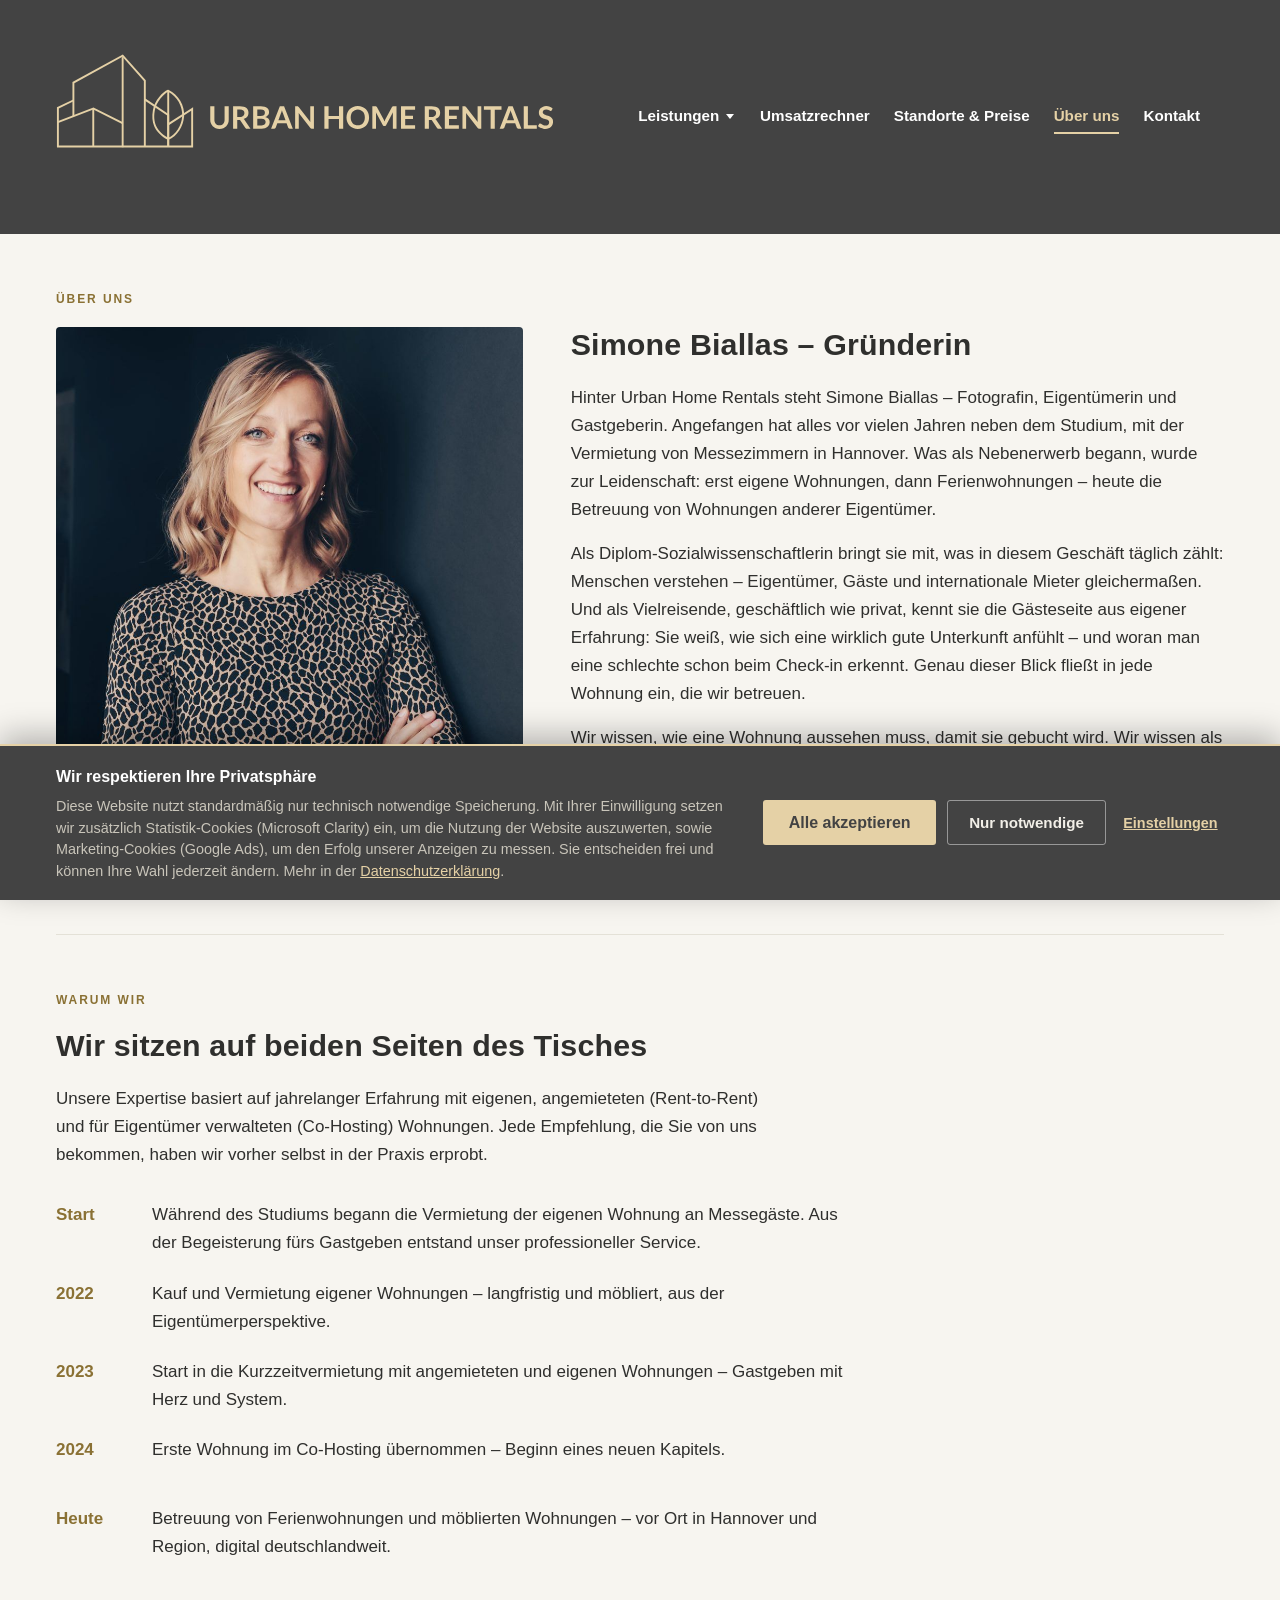
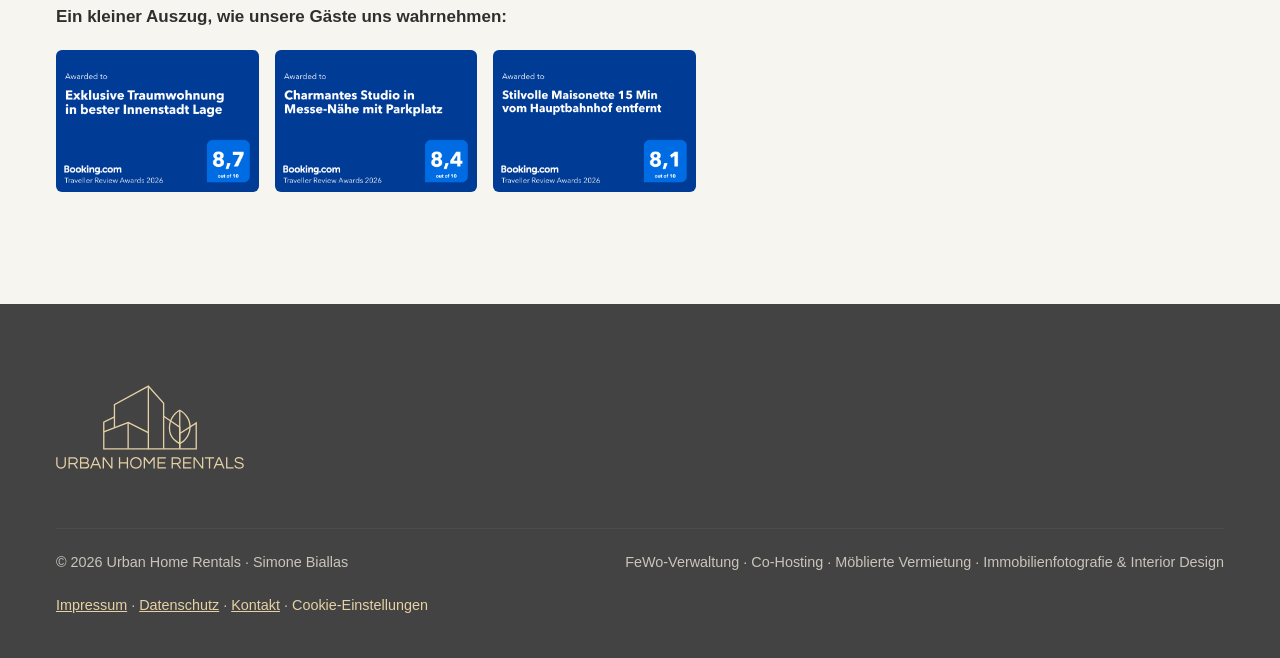
<file: ueber-uns.html>
<!DOCTYPE html>
<html lang="de">
<head>
<meta charset="utf-8">
<meta name="viewport" content="width=device-width, initial-scale=1">
<title>Über uns | Urban Home Rentals Hannover</title>
<meta name="description" content="Simone Biallas – Fotografin, Eigentümerin und Gastgeberin aus der Region Hannover. Vom Messezimmer zur Betreuung von Ferienwohnungen anderer Eigentümer.">
<link rel="canonical" href="https://urbanhomerentals.de/ueber-uns.html">
<link rel="icon" href="/favicon.svg" type="image/svg+xml">
<link rel="apple-touch-icon" href="/bilder/logo.svg">

<!-- Vorschau, wenn jemand den Link per WhatsApp, LinkedIn oder E-Mail teilt -->
<meta property="og:type" content="website">
<meta property="og:site_name" content="Urban Home Rentals">
<meta property="og:title" content="Über uns | Urban Home Rentals Hannover">
<meta property="og:description" content="Simone Biallas – Fotografin, Eigentümerin und Gastgeberin aus der Region Hannover. Vom Messezimmer zur Betreuung von Ferienwohnungen anderer Eigentümer.">
<meta property="og:url" content="https://urbanhomerentals.de/ueber-uns.html">
<meta property="og:image" content="https://urbanhomerentals.de/bilder/vorschau.jpg">
<meta property="og:image:width" content="1200">
<meta property="og:image:height" content="630">
<meta property="og:image:alt" content="Heller Wohnbereich einer möblierten Wohnung – Urban Home Rentals">
<meta property="og:locale" content="de_DE">
<meta name="twitter:card" content="summary_large_image">

<link rel="stylesheet" href="/stil.css">
<script type="application/ld+json">
{
  "@context": "https://schema.org",
  "@type": "ProfessionalService",
  "@id": "https://urbanhomerentals.de/#unternehmen",
  "name": "Urban Home Rentals",
  "alternateName": "Urban Home Rentals – Simone Biallas",
  "description": "Verwaltung und Co-Hosting von Ferienwohnungen und möblierten Wohnungen: Vermarktung, Gästekommunikation, Reinigungskoordination und dynamische Preise. Sitz in der Region Hannover, tätig deutschlandweit.",
  "url": "https://urbanhomerentals.de/",
  "logo": "https://urbanhomerentals.de/bilder/logo.svg",
  "image": "https://urbanhomerentals.de/bilder/vorschau.jpg",
  "email": "info@urbanhomerentals.de",
  "vatID": "DE321367045",
  "founder": { "@type": "Person", "name": "Simone Biallas" },
  "address": {
    "@type": "PostalAddress",
    "streetAddress": "Hermann-Sievers-Weg 4",
    "postalCode": "30900",
    "addressLocality": "Wedemark",
    "addressRegion": "Niedersachsen",
    "addressCountry": "DE"
  },
  "areaServed": [
    { "@type": "City", "name": "Hannover" },
    { "@type": "AdministrativeArea", "name": "Region Hannover" },
    { "@type": "Country", "name": "Deutschland" }
  ],
  "knowsLanguage": ["de", "en"],
  "hasOfferCatalog": {
    "@type": "OfferCatalog",
    "name": "Leistungen für Eigentümer",
    "itemListElement": [
      { "@type": "Offer", "itemOffered": { "@type": "Service", "name": "Co-Hosting: laufende Komplettbetreuung",
        "description": "Vermarktung, Gästekommunikation, Check-in, Reinigungs- und Wäschekoordination, dynamische Preise, Monatsbericht." } },
      { "@type": "Offer", "itemOffered": { "@type": "Service", "name": "Online Marketing für Ferienwohnungen",
        "description": "Sichtbarkeit auf den Buchungsportalen, Inserats-Texte, Fotos und Grundriss, dynamische Preise, Objekt-Optimierung, Monatsbericht." } },
      { "@type": "Offer", "itemOffered": { "@type": "Service", "name": "Digital Starter Setup",
        "description": "Einmaliges digitales Set-up für Selbstverwalter: Channel-Manager, automatisierte Gästekommunikation, digitale Reinigungsplanung, Online-Listings." } },
      { "@type": "Offer", "itemOffered": { "@type": "Service", "name": "Immobilienfotografie & Interior Design",
        "description": "Home Staging und professionelle Fotos vor Ort – auch separat buchbar." } }
    ]
  }
}
</script>
<script type="application/ld+json">
{
  "@context": "https://schema.org",
  "@type": "BreadcrumbList",
  "itemListElement": [
    { "@type": "ListItem", "position": 1, "name": "Start", "item": "https://urbanhomerentals.de/" },
    { "@type": "ListItem", "position": 2, "name": "Über uns", "item": "https://urbanhomerentals.de/ueber-uns.html" }
  ]
}
</script>
</head>
<body>
<header class="topbar">
  <div class="wrap topbar-in">
    <a class="brand" href="index.html" aria-label="Zur Startseite"><img class="logo-h" src="bilder/logo-quer.svg" alt="Urban Home Rentals"></a>
    <button class="nav-burger" id="burger" aria-label="Menü öffnen" aria-expanded="false" aria-controls="mainnav">&#9776;</button>
    <nav class="mainnav" id="mainnav" aria-label="Hauptnavigation">
      <div class="has-sub">
        <a href="leistungen.html" class="nav-top">Leistungen</a>
        <button class="sub-toggle" aria-haspopup="true" aria-expanded="false" aria-label="Untermenü Leistungen öffnen"><span class="chev" aria-hidden="true"></span></button>
        <div class="submenu">
          <a href="leistungen.html#svc-verwaltung">FeWo-Verwaltung</a>
          <a href="leistungen.html#svc-setup">Digitales Set-up</a>
          <a href="leistungen.html#svc-online-marketing">Online Marketing</a>
          <a href="leistungen.html#svc-foto">Immobilienfotografie &amp; Interior Design</a>
        </div>
      </div>
      <a href="umsatzrechner.html">Umsatzrechner</a>
      <a href="standorte-preise.html">Standorte &amp; Preise</a>
      <a href="ueber-uns.html" class="active">Über uns</a>
      <a href="kontakt.html">Kontakt</a>
    </nav>
  </div>
</header>

<main>
<div class="page active" id="page-ueber-uns">
<div class="wrap">
  <section id="ueber-uns">
    <p class="eyebrow">Über uns</p>
    <div class="about-grid">
      <img class="portrait-img" src="bilder/simone-biallas.jpg" alt="Simone Biallas, Gründerin von Urban Home Rentals" width="900" height="1062" loading="lazy" decoding="async">
      <div>
        <h1 class="page-h">Simone Biallas – Gründerin</h1>
        <p>Hinter Urban Home Rentals steht Simone Biallas – Fotografin, Eigentümerin und Gastgeberin. Angefangen hat alles vor vielen Jahren neben dem Studium, mit der Vermietung von Messezimmern in Hannover. Was als Nebenerwerb begann, wurde zur Leidenschaft: erst eigene Wohnungen, dann Ferienwohnungen – heute die Betreuung von Wohnungen anderer Eigentümer.</p>
        <p>Als Diplom-Sozialwissenschaftlerin bringt sie mit, was in diesem Geschäft täglich zählt: Menschen verstehen – Eigentümer, Gäste und internationale Mieter gleichermaßen. Und als Vielreisende, geschäftlich wie privat, kennt sie die Gästeseite aus eigener Erfahrung: Sie weiß, wie sich eine wirklich gute Unterkunft anfühlt – und woran man eine schlechte schon beim Check-in erkennt. Genau dieser Blick fließt in jede Wohnung ein, die wir betreuen.</p>
        <p>Wir wissen, wie eine Wohnung aussehen muss, damit sie gebucht wird. Wir wissen als Eigentümer, dass am Ende die Zahlen stimmen müssen. Und bei uns sprechen Sie immer direkt mit der Person, die sich auch tatsächlich um Ihre Wohnung kümmert.</p>
      </div>
    </div>
  </section>
  <section id="warum">
    <p class="eyebrow">Warum wir</p>
    <h2>Wir sitzen auf beiden Seiten des Tisches</h2>
    <p class="narrow">Unsere Expertise basiert auf jahrelanger Erfahrung mit eigenen, angemieteten (Rent-to-Rent) und für Eigentümer verwalteten (Co-Hosting) Wohnungen. Jede Empfehlung, die Sie von uns bekommen, haben wir vorher selbst in der Praxis erprobt.</p>

    <ul class="timeline">
      <li><span class="year">Start</span><p>Während des Studiums begann die Vermietung der eigenen Wohnung an Messegäste. Aus der Begeisterung fürs Gastgeben entstand unser professioneller Service.</p></li>
      <li><span class="year">2022</span><p>Kauf und Vermietung eigener Wohnungen – langfristig und möbliert, aus der Eigentümerperspektive.</p></li>
      <li><span class="year">2023</span><p>Start in die Kurzzeitvermietung mit angemieteten und eigenen Wohnungen – Gastgeben mit Herz und System.</p></li>
      <li><span class="year">2024</span><p>Erste Wohnung im Co-Hosting übernommen – Beginn eines neuen Kapitels.</p></li>
      <li><span class="year">Heute</span><p>Betreuung von Ferienwohnungen und möblierten Wohnungen – vor Ort in Hannover und Region, digital deutschlandweit.</p></li>
    </ul>

    <div class="awards">
      <p class="lead-in">Ein kleiner Auszug, wie unsere Gäste uns wahrnehmen:</p>
      <div class="award-tiles">
        <img src="bilder/18-booking-com-traveller-review-award.png" alt="Booking.com Traveller Review Award 2026: Exklusive Traumwohnung in bester Innenstadtlage, 8,7 von 10" width="1280" height="900" loading="lazy" decoding="async">
        <img src="bilder/19-booking-com-traveller-review-award.png" alt="Booking.com Traveller Review Award 2026: Charmantes Studio in Messe-Nähe mit Parkplatz, 8,4 von 10" width="1280" height="900" loading="lazy" decoding="async">
        <img src="bilder/20-booking-com-traveller-review-award.png" alt="Booking.com Traveller Review Award 2026: Stilvolle Maisonette 15 Min vom Hauptbahnhof, 8,1 von 10" width="1280" height="900" loading="lazy" decoding="async">
      </div>
    </div>
  </section>
</div>
</div>
</main>

<footer class="site">
  <div class="wrap">
    <img class="logo-s" src="bilder/logo.svg" alt="Urban Home Rentals – Logo">
    <div class="foot-row">
      <div>© 2026 Urban Home Rentals · Simone Biallas</div>
      <div>FeWo-Verwaltung · Co-Hosting · Möblierte Vermietung · Immobilienfotografie &amp; Interior Design</div>
    </div>
    <p class="foot-links"><a href="impressum.html">Impressum</a> · <a href="datenschutz.html">Datenschutz</a> · <a href="kontakt.html">Kontakt</a> · <button type="button" class="foot-cookie" id="cookie-settings-link">Cookie-Einstellungen</button></p>
  </div>
</footer>

<!-- Cookie-Zustimmung -->
<div id="cookie-banner" class="cookie-banner" role="dialog" aria-live="polite" aria-label="Cookie-Hinweis" hidden>
  <div class="cookie-inner">
    <div class="cookie-text">
      <strong>Wir respektieren Ihre Privatsphäre</strong>
      <p>Diese Website nutzt standardmäßig nur technisch notwendige Speicherung. Mit Ihrer Einwilligung setzen wir zusätzlich Statistik-Cookies (Microsoft Clarity) ein, um die Nutzung der Website auszuwerten, sowie Marketing-Cookies (Google Ads), um den Erfolg unserer Anzeigen zu messen. Sie entscheiden frei und können Ihre Wahl jederzeit ändern. Mehr in der <a href="datenschutz.html">Datenschutzerklärung</a>.</p>
    </div>
    <div class="cookie-actions">
      <button type="button" class="btn cookie-accept" id="cookie-accept">Alle akzeptieren</button>
      <button type="button" class="cookie-alt" id="cookie-reject">Nur notwendige</button>
      <button type="button" class="cookie-link" id="cookie-open-settings">Einstellungen</button>
    </div>
  </div>
</div>

<!-- Cookie-Einstellungen -->
<div id="cookie-modal" class="cookie-modal" role="dialog" aria-modal="true" aria-label="Cookie-Einstellungen" hidden>
  <div class="cookie-modal-backdrop" id="cookie-modal-backdrop"></div>
  <div class="cookie-modal-card" role="document">
    <h3>Cookie-Einstellungen</h3>
    <p class="cookie-modal-intro">Wählen Sie, welche Cookies Sie zulassen möchten. Notwendige Cookies sind für den Betrieb der Website erforderlich und immer aktiv.</p>
    <div class="cookie-opt">
      <div><strong>Notwendig</strong><br><small>Speichert nur Ihre Cookie-Auswahl. Kein Tracking.</small></div>
      <input type="checkbox" checked disabled aria-label="Notwendig – immer aktiv">
    </div>
    <label class="cookie-opt">
      <div><strong>Statistik (Microsoft Clarity)</strong><br><small>Hilft uns zu verstehen, wie die Website genutzt wird (anonymisierte Auswertung, z. B. Heatmaps). Erst nach Ihrer Zustimmung.</small></div>
      <input type="checkbox" id="cookie-opt-statistik">
    </label>
    <label class="cookie-opt">
      <div><strong>Marketing (Google Ads)</strong><br><small>Erlaubt Google Ads, den Erfolg von Anzeigen zu messen. Erst nach Ihrer Zustimmung.</small></div>
      <input type="checkbox" id="cookie-opt-marketing">
    </label>
    <div class="cookie-modal-actions">
      <button type="button" class="btn" id="cookie-save">Auswahl speichern</button>
      <button type="button" class="cookie-alt" id="cookie-accept-all-2">Alle akzeptieren</button>
    </div>
  </div>
</div>


<script src="/js/menue.js" defer></script>
<script src="/js/einwilligung.js" defer></script>
</body>
</html>
</file>
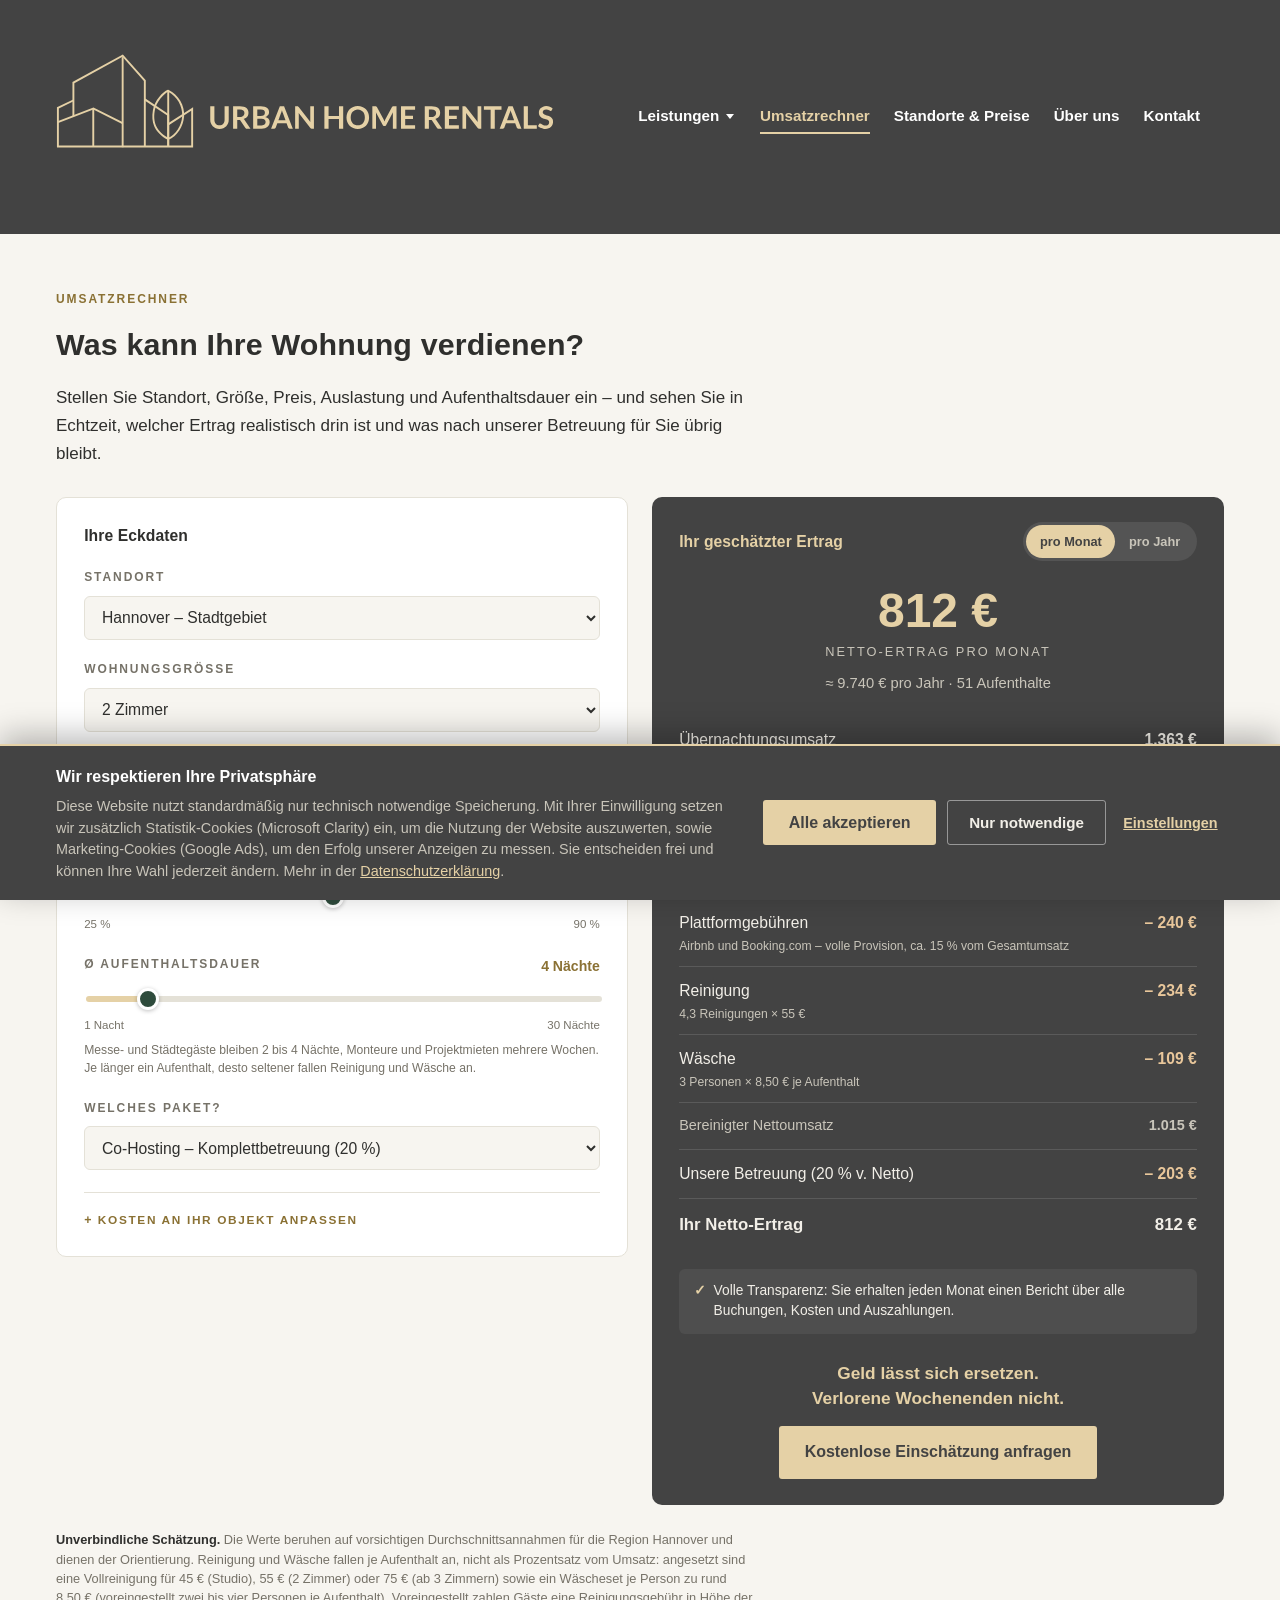
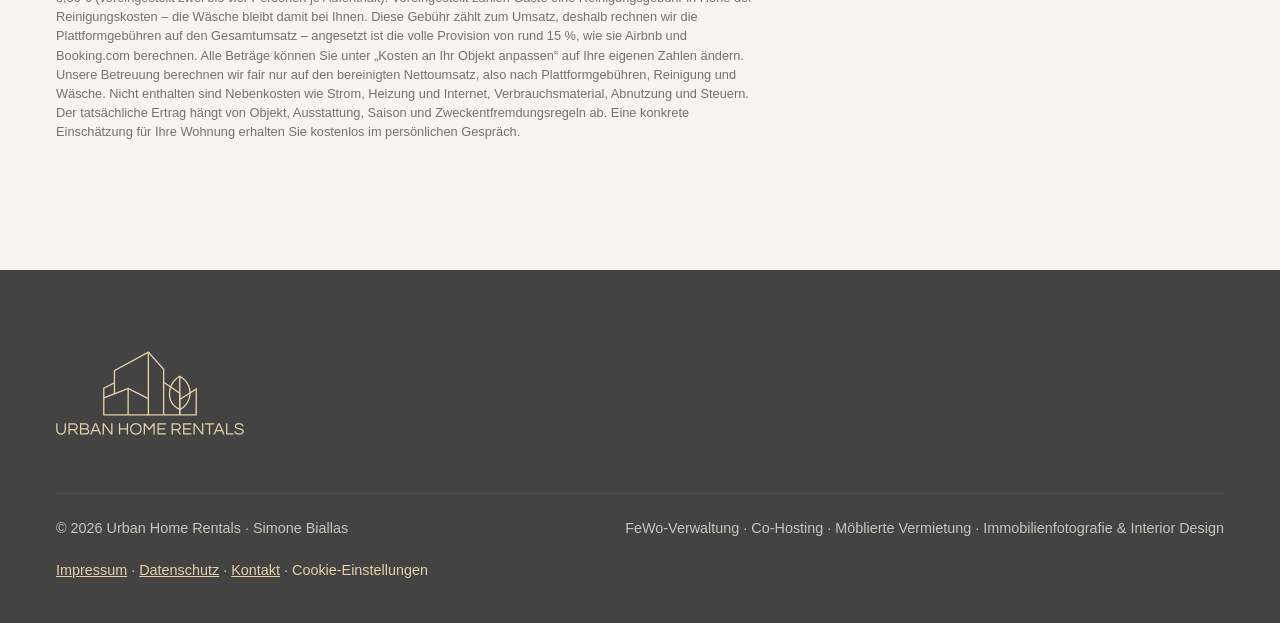
<file: umsatzrechner.html>
<!DOCTYPE html>
<html lang="de">
<head>
<meta charset="utf-8">
<meta name="viewport" content="width=device-width, initial-scale=1">
<title>Umsatzrechner: Was bringt Ihre Ferienwohnung?</title>
<meta name="description" content="Schätzen Sie in einer Minute, was Ihre möblierte Wohnung einbringt – nach Plattformgebühren, Reinigung und Betreuung. Kostenlos und unverbindlich.">
<link rel="canonical" href="https://urbanhomerentals.de/umsatzrechner.html">
<link rel="icon" href="/favicon.svg" type="image/svg+xml">
<link rel="apple-touch-icon" href="/bilder/logo.svg">

<!-- Vorschau, wenn jemand den Link per WhatsApp, LinkedIn oder E-Mail teilt -->
<meta property="og:type" content="website">
<meta property="og:site_name" content="Urban Home Rentals">
<meta property="og:title" content="Umsatzrechner: Was bringt Ihre Ferienwohnung?">
<meta property="og:description" content="Schätzen Sie in einer Minute, was Ihre möblierte Wohnung einbringt – nach Plattformgebühren, Reinigung und Betreuung. Kostenlos und unverbindlich.">
<meta property="og:url" content="https://urbanhomerentals.de/umsatzrechner.html">
<meta property="og:image" content="https://urbanhomerentals.de/bilder/vorschau.jpg">
<meta property="og:image:width" content="1200">
<meta property="og:image:height" content="630">
<meta property="og:image:alt" content="Heller Wohnbereich einer möblierten Wohnung – Urban Home Rentals">
<meta property="og:locale" content="de_DE">
<meta name="twitter:card" content="summary_large_image">

<link rel="stylesheet" href="/stil.css">
<script type="application/ld+json">
{
  "@context": "https://schema.org",
  "@type": "ProfessionalService",
  "@id": "https://urbanhomerentals.de/#unternehmen",
  "name": "Urban Home Rentals",
  "alternateName": "Urban Home Rentals – Simone Biallas",
  "description": "Verwaltung und Co-Hosting von Ferienwohnungen und möblierten Wohnungen: Vermarktung, Gästekommunikation, Reinigungskoordination und dynamische Preise. Sitz in der Region Hannover, tätig deutschlandweit.",
  "url": "https://urbanhomerentals.de/",
  "logo": "https://urbanhomerentals.de/bilder/logo.svg",
  "image": "https://urbanhomerentals.de/bilder/vorschau.jpg",
  "email": "info@urbanhomerentals.de",
  "vatID": "DE321367045",
  "founder": { "@type": "Person", "name": "Simone Biallas" },
  "address": {
    "@type": "PostalAddress",
    "streetAddress": "Hermann-Sievers-Weg 4",
    "postalCode": "30900",
    "addressLocality": "Wedemark",
    "addressRegion": "Niedersachsen",
    "addressCountry": "DE"
  },
  "areaServed": [
    { "@type": "City", "name": "Hannover" },
    { "@type": "AdministrativeArea", "name": "Region Hannover" },
    { "@type": "Country", "name": "Deutschland" }
  ],
  "knowsLanguage": ["de", "en"],
  "hasOfferCatalog": {
    "@type": "OfferCatalog",
    "name": "Leistungen für Eigentümer",
    "itemListElement": [
      { "@type": "Offer", "itemOffered": { "@type": "Service", "name": "Co-Hosting: laufende Komplettbetreuung",
        "description": "Vermarktung, Gästekommunikation, Check-in, Reinigungs- und Wäschekoordination, dynamische Preise, Monatsbericht." } },
      { "@type": "Offer", "itemOffered": { "@type": "Service", "name": "Online Marketing für Ferienwohnungen",
        "description": "Sichtbarkeit auf den Buchungsportalen, Inserats-Texte, Fotos und Grundriss, dynamische Preise, Objekt-Optimierung, Monatsbericht." } },
      { "@type": "Offer", "itemOffered": { "@type": "Service", "name": "Digital Starter Setup",
        "description": "Einmaliges digitales Set-up für Selbstverwalter: Channel-Manager, automatisierte Gästekommunikation, digitale Reinigungsplanung, Online-Listings." } },
      { "@type": "Offer", "itemOffered": { "@type": "Service", "name": "Immobilienfotografie & Interior Design",
        "description": "Home Staging und professionelle Fotos vor Ort – auch separat buchbar." } }
    ]
  }
}
</script>
<script type="application/ld+json">
{
  "@context": "https://schema.org",
  "@type": "BreadcrumbList",
  "itemListElement": [
    { "@type": "ListItem", "position": 1, "name": "Start", "item": "https://urbanhomerentals.de/" },
    { "@type": "ListItem", "position": 2, "name": "Umsatzrechner", "item": "https://urbanhomerentals.de/umsatzrechner.html" }
  ]
}
</script>
</head>
<body>
<header class="topbar">
  <div class="wrap topbar-in">
    <a class="brand" href="index.html" aria-label="Zur Startseite"><img class="logo-h" src="bilder/logo-quer.svg" alt="Urban Home Rentals"></a>
    <button class="nav-burger" id="burger" aria-label="Menü öffnen" aria-expanded="false" aria-controls="mainnav">&#9776;</button>
    <nav class="mainnav" id="mainnav" aria-label="Hauptnavigation">
      <div class="has-sub">
        <a href="leistungen.html" class="nav-top">Leistungen</a>
        <button class="sub-toggle" aria-haspopup="true" aria-expanded="false" aria-label="Untermenü Leistungen öffnen"><span class="chev" aria-hidden="true"></span></button>
        <div class="submenu">
          <a href="leistungen.html#svc-verwaltung">FeWo-Verwaltung</a>
          <a href="leistungen.html#svc-setup">Digitales Set-up</a>
          <a href="leistungen.html#svc-online-marketing">Online Marketing</a>
          <a href="leistungen.html#svc-foto">Immobilienfotografie &amp; Interior Design</a>
        </div>
      </div>
      <a href="umsatzrechner.html" class="active">Umsatzrechner</a>
      <a href="standorte-preise.html">Standorte &amp; Preise</a>
      <a href="ueber-uns.html">Über uns</a>
      <a href="kontakt.html">Kontakt</a>
    </nav>
  </div>
</header>

<main>
<div class="page active" id="page-umsatzrechner">
<div class="wrap">
  <section id="umsatzrechner">
    <p class="eyebrow">Umsatzrechner</p>
    <h1 class="page-h">Was kann Ihre Wohnung verdienen?</h1>
    <p class="narrow">Stellen Sie Standort, Größe, Preis, Auslastung und Aufenthaltsdauer ein – und sehen Sie in Echtzeit, welcher Ertrag realistisch drin ist und was nach unserer Betreuung für Sie übrig bleibt.</p>

    <div class="calc">
      <div class="panel">
        <h3 class="panel-h">Ihre Eckdaten</h3>
        <div class="field">
          <label for="standort">Standort</label>
          <select id="standort">
            <option value="zentral">Hannover – zentral / Messenähe</option>
            <option value="stadt" selected>Hannover – Stadtgebiet</option>
            <option value="umland">Region Hannover / Umland</option>
            <option value="andere">Andere Region (deutschlandweit)</option>
          </select>
        </div>
        <div class="field">
          <label for="groesse">Wohnungsgröße</label>
          <select id="groesse">
            <option value="studio">Studio / 1 Zimmer</option>
            <option value="two" selected>2 Zimmer</option>
            <option value="three">3 Zimmer oder mehr</option>
          </select>
        </div>
        <div class="field">
          <label for="preis">Preis pro Nacht <span class="val"><span id="preisVal"></span> €</span></label>
          <input type="range" id="preis" min="30" max="300" step="5">
          <div class="range-scale"><span>30 €</span><span>300 €</span></div>
        </div>
        <div class="field">
          <label for="auslastung">Auslastung <span class="val"><span id="auslastungVal"></span> %</span></label>
          <input type="range" id="auslastung" min="25" max="90" step="1">
          <div class="range-scale"><span>25 %</span><span>90 %</span></div>
        </div>
        <div class="field">
          <label for="dauer">&Oslash; Aufenthaltsdauer <span class="val"><span id="dauerVal"></span></span></label>
          <input type="range" id="dauer" min="1" max="30" step="1" value="4">
          <div class="range-scale"><span>1 Nacht</span><span>30 N&auml;chte</span></div>
          <p class="hint">Messe- und St&auml;dteg&auml;ste bleiben 2 bis 4 N&auml;chte, Monteure und Projektmieten mehrere Wochen. Je l&auml;nger ein Aufenthalt, desto seltener fallen Reinigung und W&auml;sche an.</p>
        </div>
        <div class="field">
          <label for="paket">Welches Paket?</label>
          <select id="paket">
            <option value="cohosting" selected>Co-Hosting – Komplettbetreuung (20 %)</option>
            <option value="marketing">Online Marketing (12 %)</option>
          </select>
        </div>
        <details class="more">
          <summary>Kosten an Ihr Objekt anpassen</summary>
          <div class="field">
            <label for="kRein">Reinigung je Aufenthalt <span class="val"><span id="kReinVal"></span> €</span></label>
            <input type="range" id="kRein" min="20" max="150" step="5" value="55">
            <div class="range-scale"><span>20 €</span><span>150 €</span></div>
            <p class="hint">Vollreinigung inklusive K&uuml;che und Bad. Voreingestellt 45 € f&uuml;r ein Studio, 55 € f&uuml;r zwei Zimmer, 75 € ab drei Zimmern.</p>
          </div>
          <div class="field">
            <label for="kPers">Personen je Aufenthalt <span class="val"><span id="kPersVal"></span></span></label>
            <input type="range" id="kPers" min="1" max="8" step="1" value="3">
            <div class="range-scale"><span>1 Person</span><span>8 Personen</span></div>
            <p class="hint">Jede Person braucht ein eigenes W&auml;scheset. Voreingestellt zwei Personen im Studio, drei bei zwei Zimmern, vier ab drei Zimmern.</p>
          </div>
          <div class="field">
            <label for="kSet">W&auml;sche je Person <span class="val"><span id="kSetVal"></span> €</span></label>
            <input type="range" id="kSet" min="5" max="15" step="0.5" value="8.5">
            <div class="range-scale"><span>5 €</span><span>15 €</span></div>
            <p class="hint">Ein Set Bettw&auml;sche und Handt&uuml;cher kostet im Waschen, Trocknen und B&uuml;geln rund 7 bis 10 €.</p>
          </div>
          <div class="field">
            <label for="gGebuehr">Reinigungsgeb&uuml;hr f&uuml;r G&auml;ste <span class="val"><span id="gGebuehrVal"></span> €</span></label>
            <input type="range" id="gGebuehr" min="0" max="150" step="5" value="55">
            <div class="range-scale"><span>0 €</span><span>150 €</span></div>
            <p class="hint">Was G&auml;ste je Aufenthalt zus&auml;tzlich zahlen. Der Betrag z&auml;hlt zum Umsatz – die Portale behalten davon ihre Provision ein.</p>
          </div>
        </details>
      </div>

      <div class="panel result">
        <div class="result-head">
          <h3 class="panel-h">Ihr geschätzter Ertrag</h3>
          <div class="toggle" role="group" aria-label="Zeitraum wählen">
            <button type="button" id="tMonat" class="active" aria-pressed="true">pro Monat</button>
            <button type="button" id="tJahr" aria-pressed="false">pro Jahr</button>
          </div>
        </div>
        <div class="hero-num">
          <div class="big" id="nettoBig">–</div>
          <div class="cap" id="nettoCap">Netto-Ertrag pro Monat</div>
        </div>
        <div class="sub" id="nettoSub">–</div>
        <div style="margin-top:1.3rem">
          <div class="row"><span>Übernachtungsumsatz<small class="det" id="detMiete"></small></span><span class="num" id="miete">–</span></div>
          <div class="row"><span>Reinigungsgebühren der Gäste<small class="det" id="detGebuehren"></small></span><span class="num" id="gebuehren">–</span></div>
          <div class="row subtotal"><span>Gesamtumsatz</span><span class="num" id="umsatz">–</span></div>
          <div class="row minus"><span>Plattformgebühren<small class="det">Airbnb und Booking.com – volle Provision, ca. 15&nbsp;% vom Gesamtumsatz</small></span><span class="num" id="platform">–</span></div>
          <div class="row minus"><span>Reinigung<small class="det" id="detReinigung"></small></span><span class="num" id="reinigung">–</span></div>
          <div class="row minus"><span>Wäsche<small class="det" id="detWaesche"></small></span><span class="num" id="waesche">–</span></div>
          <div class="row subtotal"><span>Bereinigter Nettoumsatz</span><span class="num" id="nettoumsatz">–</span></div>
          <div class="row minus"><span id="provLbl">Unsere Betreuung (20&nbsp;% v. Netto)</span><span class="num" id="provision">–</span></div>
          <div class="row total"><span>Ihr Netto-Ertrag</span><span class="num" id="nettoRow">–</span></div>
        </div>
        <p class="transparenz">Volle Transparenz: Sie erhalten jeden Monat einen Bericht über alle Buchungen, Kosten und Auszahlungen.</p>
        <p class="closer">Geld lässt sich ersetzen.<br>Verlorene Wochenenden nicht.</p>
        <a class="btn calc-btn" href="https://zeeg.me/simone/erstgesprach" target="_blank" rel="noopener">Kostenlose Einschätzung anfragen</a>
      </div>
    </div>

    <p class="disclaimer"><strong>Unverbindliche Schätzung.</strong> Die Werte beruhen auf vorsichtigen Durchschnittsannahmen für die Region Hannover und dienen der Orientierung. Reinigung und Wäsche fallen je Aufenthalt an, nicht als Prozentsatz vom Umsatz: angesetzt sind eine Vollreinigung für 45&nbsp;€ (Studio), 55&nbsp;€ (2 Zimmer) oder 75&nbsp;€ (ab 3 Zimmern) sowie ein Wäscheset je Person zu rund 8,50&nbsp;€ (voreingestellt zwei bis vier Personen je Aufenthalt). Voreingestellt zahlen Gäste eine Reinigungsgebühr in Höhe der Reinigungskosten – die Wäsche bleibt damit bei Ihnen. Diese Gebühr zählt zum Umsatz, deshalb rechnen wir die Plattformgebühren auf den Gesamtumsatz – angesetzt ist die volle Provision von rund 15&nbsp;%, wie sie Airbnb und Booking.com berechnen. Alle Beträge können Sie unter „Kosten an Ihr Objekt anpassen“ auf Ihre eigenen Zahlen ändern. Unsere Betreuung berechnen wir fair nur auf den bereinigten Nettoumsatz, also nach Plattformgebühren, Reinigung und Wäsche. Nicht enthalten sind Nebenkosten wie Strom, Heizung und Internet, Verbrauchsmaterial, Abnutzung und Steuern. Der tatsächliche Ertrag hängt von Objekt, Ausstattung, Saison und Zweckentfremdungsregeln ab. Eine konkrete Einschätzung für Ihre Wohnung erhalten Sie kostenlos im persönlichen Gespräch.</p>
  </section>
</div>
</div>
</main>

<footer class="site">
  <div class="wrap">
    <img class="logo-s" src="bilder/logo.svg" alt="Urban Home Rentals – Logo">
    <div class="foot-row">
      <div>© 2026 Urban Home Rentals · Simone Biallas</div>
      <div>FeWo-Verwaltung · Co-Hosting · Möblierte Vermietung · Immobilienfotografie &amp; Interior Design</div>
    </div>
    <p class="foot-links"><a href="impressum.html">Impressum</a> · <a href="datenschutz.html">Datenschutz</a> · <a href="kontakt.html">Kontakt</a> · <button type="button" class="foot-cookie" id="cookie-settings-link">Cookie-Einstellungen</button></p>
  </div>
</footer>

<!-- Cookie-Zustimmung -->
<div id="cookie-banner" class="cookie-banner" role="dialog" aria-live="polite" aria-label="Cookie-Hinweis" hidden>
  <div class="cookie-inner">
    <div class="cookie-text">
      <strong>Wir respektieren Ihre Privatsphäre</strong>
      <p>Diese Website nutzt standardmäßig nur technisch notwendige Speicherung. Mit Ihrer Einwilligung setzen wir zusätzlich Statistik-Cookies (Microsoft Clarity) ein, um die Nutzung der Website auszuwerten, sowie Marketing-Cookies (Google Ads), um den Erfolg unserer Anzeigen zu messen. Sie entscheiden frei und können Ihre Wahl jederzeit ändern. Mehr in der <a href="datenschutz.html">Datenschutzerklärung</a>.</p>
    </div>
    <div class="cookie-actions">
      <button type="button" class="btn cookie-accept" id="cookie-accept">Alle akzeptieren</button>
      <button type="button" class="cookie-alt" id="cookie-reject">Nur notwendige</button>
      <button type="button" class="cookie-link" id="cookie-open-settings">Einstellungen</button>
    </div>
  </div>
</div>

<!-- Cookie-Einstellungen -->
<div id="cookie-modal" class="cookie-modal" role="dialog" aria-modal="true" aria-label="Cookie-Einstellungen" hidden>
  <div class="cookie-modal-backdrop" id="cookie-modal-backdrop"></div>
  <div class="cookie-modal-card" role="document">
    <h3>Cookie-Einstellungen</h3>
    <p class="cookie-modal-intro">Wählen Sie, welche Cookies Sie zulassen möchten. Notwendige Cookies sind für den Betrieb der Website erforderlich und immer aktiv.</p>
    <div class="cookie-opt">
      <div><strong>Notwendig</strong><br><small>Speichert nur Ihre Cookie-Auswahl. Kein Tracking.</small></div>
      <input type="checkbox" checked disabled aria-label="Notwendig – immer aktiv">
    </div>
    <label class="cookie-opt">
      <div><strong>Statistik (Microsoft Clarity)</strong><br><small>Hilft uns zu verstehen, wie die Website genutzt wird (anonymisierte Auswertung, z. B. Heatmaps). Erst nach Ihrer Zustimmung.</small></div>
      <input type="checkbox" id="cookie-opt-statistik">
    </label>
    <label class="cookie-opt">
      <div><strong>Marketing (Google Ads)</strong><br><small>Erlaubt Google Ads, den Erfolg von Anzeigen zu messen. Erst nach Ihrer Zustimmung.</small></div>
      <input type="checkbox" id="cookie-opt-marketing">
    </label>
    <div class="cookie-modal-actions">
      <button type="button" class="btn" id="cookie-save">Auswahl speichern</button>
      <button type="button" class="cookie-alt" id="cookie-accept-all-2">Alle akzeptieren</button>
    </div>
  </div>
</div>


<script src="/js/menue.js" defer></script>
<script src="/js/einwilligung.js" defer></script>
<script src="/js/rechner.js" defer></script>
</body>
</html>
</file>
<file: stil.css>
:root {
    --dark: #434343;
    --dark-soft: #4E4D4B;
    --gold: #E5D1A6;
    --gold-soft: #EFE4C8;
    --bronze: #8A7134;
    --ivory: #F7F5F0;
    --paper: #FFFFFF;
    --ink: #2F2F2D;
    --muted: #767268;
    --line: #E4E1D7;
    --on-dark: #F2EFE8;
    --on-dark-muted: #C9C5BA;
    --todo-bg: #F5E9CB;
    --todo-ink: #6E5619;
  }

  * { box-sizing: border-box; }
  html { -webkit-text-size-adjust: 100%; text-size-adjust: 100%; }
  body {
    margin: 0;
    background: var(--ivory);
    color: var(--ink);
    font-family: "Avenir Next", Avenir, Futura, "Century Gothic", "Trebuchet MS", sans-serif;
    line-height: 1.65;
    font-size: 1.0625rem;
  }

  .wrap { max-width: 76rem; margin: 0 auto; padding: 0 1.5rem; }
  .narrow { max-width: 44rem; }

  .display { font-family: "Avenir Next", Avenir, Futura, "Century Gothic", "Trebuchet MS", sans-serif; }

  h1, h2 {
    font-family: "Avenir Next", Avenir, Futura, "Century Gothic", "Trebuchet MS", sans-serif;
    font-weight: 600;
    letter-spacing: 0.005em;
    line-height: 1.18;
    text-wrap: balance;
    margin: 0 0 1.3rem;
  }
  h1 { font-size: clamp(2rem, 5.2vw, 3rem); }
  h2 { font-size: clamp(1.45rem, 3.4vw, 1.9rem); }
  /* Erste Ueberschrift einer Unterseite: fuer Google eine H1, optisch aber
     unveraendert so gross wie die bisherige H2. */
  h1.page-h { font-size: clamp(1.45rem, 3.4vw, 1.9rem); }
  h3 { font-size: 1.15rem; margin: 0 0 0.5rem; }
  p { margin: 0 0 1rem; max-width: 44rem; }

  .eyebrow {
    text-transform: uppercase; letter-spacing: 0.16em; font-size: 0.75rem; font-weight: 650;
    color: var(--bronze); margin: 0 0 1.1rem;
  }

  /* ---- Dunkler Kopfbereich ---- */
  .top { background: var(--dark); color: var(--on-dark); }
  header.site {
    display: flex; align-items: center; justify-content: flex-start; gap: 1rem;
    padding: 0.8rem 0;
  }
  header.site img.logo-h { height: 148px; width: auto; display: block; }
  header.site a.contact-link {
    color: var(--gold); text-decoration: none; font-size: 0.9rem; font-weight: 650;
    text-transform: uppercase; letter-spacing: 0.1em;
  }
  header.site a.contact-link:hover, header.site a.contact-link:focus-visible { text-decoration: underline; }
  .header-contact { display: flex; flex-direction: column; align-items: flex-end; gap: 0.3rem; }
  .header-phone { color: #FFFFFF; text-decoration: none; font-weight: 650; font-size: 1.15rem; font-variant-numeric: tabular-nums; letter-spacing: 0.01em; }
  .header-phone:hover, .header-phone:focus-visible { color: var(--gold); }
  @media (max-width: 640px) { header.site img.logo-h { height: 92px; } .header-phone { font-size: 0.95rem; } header.site a.contact-link { font-size: 0.78rem; } }

  .hero-stage { position: relative; overflow: hidden; }
  .hero-bg { position: absolute; inset: 0; width: 100%; height: 100%; object-fit: cover; object-position: 75% center; }
  .hero-shade { position: absolute; inset: 0; background: linear-gradient(90deg, rgba(43,43,41,0.84) 0%, rgba(43,43,41,0.58) 46%, rgba(43,43,41,0.22) 78%, rgba(43,43,41,0.05) 100%); }
  .hero-content { position: relative; padding-top: 6.5rem; padding-bottom: 7.5rem; }
  .hero-content .eyebrow { color: var(--gold); }
  .hero-content h1 { color: #FFFFFF; max-width: 30rem; text-shadow: 0 1px 24px rgba(30,30,28,0.35); }
  .hero-content .lede { font-size: 1.2rem; color: #ECEAE3; max-width: 32rem; text-shadow: 0 1px 16px rgba(30,30,28,0.4); }
  @media (max-width: 640px) { .hero-shade { background: linear-gradient(180deg, rgba(43,43,41,0.55) 0%, rgba(43,43,41,0.78) 100%); } }
  .hero { padding: 4rem 0 4.5rem; }
  .hero .eyebrow { color: var(--gold); }
  .hero h1 { color: #FFFFFF; }
  .hero .lede { font-size: 1.2rem; color: var(--on-dark-muted); max-width: 38rem; }

  .btn {
    display: inline-block; background: var(--gold); color: var(--dark);
    padding: 0.85rem 1.6rem; border-radius: 3px; text-decoration: none; font-weight: 700; font-size: 1rem;
  }
  .btn:hover, .btn:focus-visible { background: var(--gold-soft); }
  .btn-row { display: flex; gap: 1.4rem; align-items: center; flex-wrap: wrap; margin-top: 1.9rem; }
  .btn-quiet { color: var(--gold); text-decoration: none; font-weight: 600; }
  .btn-quiet:hover, .btn-quiet:focus-visible { text-decoration: underline; }
  @media (max-width: 400px) { .btn { font-size: 0.94rem; padding-left: 1.25rem; padding-right: 1.25rem; } }
  .hero-grid { display: grid; grid-template-columns: 1.2fr 1fr; gap: 3rem; align-items: center; }
  @media (max-width: 760px) { .hero-grid { grid-template-columns: 1fr; } }

  /* ---- Foto-Platzhalter ---- */
  .photo-ph {
    border: 2px dashed var(--gold);
    background: var(--paper);
    border-radius: 4px;
    display: flex; flex-direction: column; align-items: center; justify-content: center; gap: 0.4rem;
    color: var(--muted); text-align: center; padding: 1rem; font-size: 0.9rem;
  }
  .photo-ph strong { color: var(--todo-ink); font-size: 0.78rem; text-transform: uppercase; letter-spacing: 0.1em; }
  .hero .photo-ph { background: var(--dark-soft); color: var(--on-dark-muted); }
  .hero .photo-ph strong { color: var(--gold); }
  .ph-hero { min-height: 320px; }
  .ph-portrait { min-height: 300px; }
  .ph-tile { min-height: 220px; }
  .ph-cam { font-size: 1.6rem; line-height: 1; }

  mark.todo {
    background: var(--todo-bg); color: var(--todo-ink);
    padding: 0.05em 0.35em; border-radius: 3px; font-weight: 600;
  }

  /* ---- Goldband ---- */
  .strip { background: var(--gold); }
  .strip .inner { padding: 2.4rem 1.5rem; }
  .strip-h {
    color: var(--dark);
    font-family: "Avenir Next", Avenir, Futura, "Century Gothic", "Trebuchet MS", sans-serif;
    font-weight: 600; letter-spacing: 0.005em; font-size: clamp(1.45rem, 3.4vw, 1.9rem); line-height: 1.18;
    max-width: 40rem; margin: 0 0 1.1rem; text-wrap: balance;
  }
  .strip-intro { color: var(--dark); font-size: 1.05rem; line-height: 1.55; max-width: 44rem; margin: 0 0 1.2rem; }
  .strip-list { list-style: none; margin: 0 0 1.3rem; padding: 0; display: grid; gap: 0.85rem; max-width: 44rem; }
  .strip-list li { color: var(--dark); padding-left: 1.55rem; position: relative; font-size: 1.02rem; line-height: 1.5; }
  .strip-list li::before { content: "\25B8"; position: absolute; left: 0; top: 0.03em; color: var(--bronze); font-weight: 700; font-size: 0.95em; }
  .strip-close { color: var(--dark); font-weight: 650; font-size: 1.08rem; margin: 0; max-width: 44rem; }

  section { padding: 3.5rem 0; }
  section + section { border-top: 1px solid var(--line); }

  .svc { display: grid; grid-template-columns: 13rem 1fr; gap: 1.5rem 2.5rem; padding: 2rem 0; border-top: 1px solid var(--line); scroll-margin-top: 0.8rem; }
  .svc:first-of-type { border-top: none; padding-top: 1rem; }
  .svc-label { text-transform: uppercase; letter-spacing: 0.16em; font-size: 0.75rem; font-weight: 650; color: var(--bronze); padding-top: 0.4rem; }
  .svc h3 { font-family: "Avenir Next", Avenir, Futura, "Century Gothic", "Trebuchet MS", sans-serif; font-weight: 600; font-size: 1.3rem; letter-spacing: 0.005em; }
    .svc-sub { font-family: "Avenir Next", Avenir, Futura, "Century Gothic", "Trebuchet MS", sans-serif; font-weight: 600; font-size: 1.3rem; letter-spacing: 0.005em; margin: 1.9rem 0 0.5rem; }
  .svc p:last-child { margin-bottom: 0; }
  .checks { list-style: none; margin: 0.4rem 0 0; padding: 0; display: grid; gap: 0.45rem; max-width: 44rem; }
  .checks li { padding-left: 1.6rem; position: relative; }
  .checks li::before { content: "✓"; position: absolute; left: 0; color: var(--bronze); font-weight: 700; }
  .portals-lead { text-transform: uppercase; letter-spacing: 0.12em; font-size: 0.7rem; font-weight: 650; color: var(--muted); margin: 1.8rem 0 0.6rem; }
  .portals { display: flex; flex-wrap: wrap; gap: 0.4rem 1.8rem; align-items: baseline; }
  .portals span { font-family: "Avenir Next", Avenir, Futura, "Century Gothic", "Trebuchet MS", sans-serif; font-weight: 600; font-size: 1.05rem; letter-spacing: 0.005em; color: var(--muted); }
  .tiles { display: grid; grid-template-columns: repeat(3, 1fr); gap: 1rem; margin-top: 1.3rem; margin-bottom: 2rem; max-width: 46rem; }
  .tile { background: var(--paper); border: 1px solid var(--line); border-radius: 6px; padding: 1rem 1.1rem; }
  .tile h4 { font-family: "Avenir Next", Avenir, Futura, "Century Gothic", "Trebuchet MS", sans-serif; font-weight: 650; font-size: 0.98rem; letter-spacing: 0.005em; margin: 0 0 0.35rem; color: var(--ink); }
  .tile p { font-size: 0.88rem; line-height: 1.5; color: var(--muted); margin: 0; }
  @media (max-width: 720px) { .tiles { grid-template-columns: 1fr 1fr; } }
  @media (max-width: 460px) { .tiles { grid-template-columns: 1fr; } }
  .options { display: grid; grid-template-columns: 1fr 1fr; gap: 1.2rem; margin-top: 1.6rem; max-width: 46rem; }
  .option { background: var(--accent-soft); border: 1px solid var(--line); border-radius: 6px; padding: 1.3rem 1.4rem; }
  .option-tag { display: inline-block; text-transform: uppercase; letter-spacing: 0.16em; font-size: 0.75rem; font-weight: 650; color: var(--bronze); margin-bottom: 0.5rem; }
  .option h4 { font-family: "Avenir Next", Avenir, Futura, "Century Gothic", "Trebuchet MS", sans-serif; font-weight: 650; font-size: 0.98rem; letter-spacing: 0.005em; margin: 0 0 0.5rem; color: var(--ink); }
  .option p { font-size: 0.92rem; line-height: 1.55; color: var(--muted); margin: 0; }
  @media (max-width: 640px) { .options { grid-template-columns: 1fr; } }
  .upsell-note { font-size: 0.95rem; color: var(--muted); margin: 1.8rem 0 0; padding-top: 1.6rem; border-top: 1px solid var(--line); }
  .svc-cta { margin: 1.5rem 0 0; }
  @media (max-width: 640px) { .svc { grid-template-columns: 1fr; gap: 0.5rem; } }

  .timeline { list-style: none; margin: 2rem 0 0; padding: 0; display: grid; gap: 1.4rem; }
  .timeline li { display: grid; grid-template-columns: 4.5rem 1fr; gap: 1.5rem; min-height: 46px; }
  .timeline .year { font-variant-numeric: tabular-nums; font-weight: 700; color: var(--bronze); }
  .timeline p { margin: 0; }

  .awards { margin-top: 2.6rem; }
  .awards .lead-in { font-weight: 650; margin-bottom: 1.2rem; }
  .award-tiles { display: grid; grid-template-columns: repeat(3, 1fr); gap: 1rem; max-width: 40rem; }
  .award-tiles img { width: 100%; height: auto; display: block; border-radius: 6px; }
  @media (max-width: 640px) { .award-tiles { grid-template-columns: 1fr; } }

  .gallery { display: grid; grid-template-columns: repeat(2, 1fr); gap: 1.2rem; margin-top: 2rem; }
  .gallery img { width: 100%; aspect-ratio: 4 / 3; object-fit: cover; border-radius: 4px; display: block; }
  .hero-img { width: 100%; height: auto; border-radius: 4px; display: block; }
  .portrait-img { width: 100%; height: auto; border-radius: 4px; display: block; }
  .vn-img { width: 100%; height: auto; border-radius: 4px; display: block; margin-top: 1.6rem; }
  .gallery2 { columns: 3; column-gap: 1rem; margin-top: 1rem; }
  .gallery2 img { width: 100%; height: auto; border-radius: 4px; display: block; margin-bottom: 1rem; break-inside: avoid; }
  @media (max-width: 640px) { .gallery2 { columns: 2; } }
  @media (max-width: 640px) { .gallery { grid-template-columns: 1fr; } }

  .about-grid { display: grid; grid-template-columns: 1fr 1.4fr; gap: 3rem; align-items: start; }
  @media (max-width: 760px) { .about-grid { grid-template-columns: 1fr; } }

  ol.steps { list-style: none; counter-reset: step; margin: 2rem 0 0; padding: 0; display: grid; gap: 1.8rem; }
  ol.steps li { counter-increment: step; display: grid; grid-template-columns: 3rem 1fr; gap: 1.3rem; }
  ol.steps li::before {
    content: counter(step);
    font-family: "Avenir Next", Avenir, Futura, "Century Gothic", "Trebuchet MS", sans-serif;
    font-size: 1.3rem; font-weight: 600; color: var(--bronze);
    border: 1px solid var(--line); border-radius: 50%;
    width: 2.6rem; height: 2.6rem; display: flex; align-items: center; justify-content: center;
    background: var(--paper);
  }
  ol.steps p { margin: 0.15rem 0 0; }
  ol.steps strong { font-size: 1.05rem; }

  a { color: var(--bronze); }

  .contact-card {
    background: var(--paper); border: 1px solid var(--line); border-radius: 6px;
    padding: 2.2rem; display: grid; gap: 0.6rem; max-width: 34rem; margin-top: 1.5rem;
  }
  .contact-card a { color: var(--bronze); font-weight: 650; text-decoration: none; }
  .contact-card a:hover, .contact-card a:focus-visible { text-decoration: underline; }

  /* ---- Dunkler Fuß ---- */
  footer.site { background: var(--dark); color: var(--on-dark-muted); margin-top: 3.5rem; padding: 3rem 0 2.5rem; font-size: 0.9rem; overflow: hidden; }
  footer.site img.logo-s { height: 150px; width: auto; display: block; margin-left: -33px; margin-bottom: 1.6rem; }
  footer.site a { color: var(--gold); }
  footer.site details { margin-top: 1.2rem; max-width: 44rem; }
  footer.site summary { cursor: pointer; color: var(--gold); font-weight: 650; }
  footer.site .legal { margin-top: 0.8rem; line-height: 1.7; }
  .foot-row { display: flex; justify-content: space-between; gap: 1rem; flex-wrap: wrap; margin-top: 1.6rem; border-top: 1px solid var(--dark-soft); padding-top: 1.4rem; }

  @media (prefers-reduced-motion: no-preference) {
    .hero-content > * { animation: rise 0.6s ease both; }
    @keyframes rise { from { opacity: 0; transform: translateY(10px); } to { opacity: 1; transform: none; } }
  }

  /* ===== Mehrseitige Struktur: Navigation, Seiten, neue Bausteine ===== */
  .topbar { position: relative; background: var(--dark); }
  .topbar-in { display: flex; align-items: center; justify-content: space-between; gap: 1.1rem; padding-top: 0.65rem; padding-bottom: 0.65rem; }
  .brand { display: inline-flex; }
  .topbar .logo-h { height: 153px; width: auto; display: block; margin-left: -41px; transform: translateY(-7.3%); }
  .mainnav { display: flex; gap: 1.1rem; align-items: center; margin-right: 1.5rem; }
  .mainnav a { color: #FFFFFF; text-decoration: none; font-weight: 650; font-size: 0.88rem; padding: 0.25rem 0; border-bottom: 2px solid transparent; white-space: nowrap; }
  .mainnav a:hover { color: var(--gold); }
  .mainnav a.active { color: var(--gold); border-bottom-color: var(--gold); }
  .nav-burger { display: none; background: none; border: 1px solid rgba(255,255,255,0.4); border-radius: 4px; padding: 0.4rem 0.6rem; cursor: pointer; color: #FFFFFF; font-size: 1.2rem; line-height: 1; }
  @media (min-width: 900px) {
    .topbar .logo-h { height: 173px; margin-left: -48px; }
  }
  @media (min-width: 1040px) {
    .topbar .logo-h { height: 213px; margin-left: -59px; }
    .mainnav { gap: 1.5rem; }
    .mainnav a { font-size: 0.95rem; }
  }
  @media (max-width: 760px) {
    .topbar .logo-h { height: 96px; margin-left: -27px; }
    footer.site img.logo-s { height: 110px; margin-left: -25px; }
    .nav-burger { display: inline-flex; }
    .mainnav { display: none; position: absolute; left: 0; right: 0; top: 100%; z-index: 60; background: var(--dark); border-bottom: 1px solid rgba(255,255,255,0.18); flex-direction: column; align-items: flex-start; gap: 0; padding: 0.4rem 1.5rem 1rem; margin-right: 0; }
    .mainnav.open { display: flex; }
    .mainnav a { padding: 0.6rem 0; font-size: 1.05rem; width: 100%; border-bottom: 2px solid transparent; }
  }
  /* Aufklappbares Untermenue "Leistungen" */
  .mainnav .has-sub { position: relative; display: inline-flex; align-items: center; gap: 0.25rem; }
  .mainnav .sub-toggle { background: none; border: none; margin: 0; padding: 0.25rem 0.15rem; cursor: pointer; color: inherit; display: inline-flex; align-items: center; line-height: 1; }
  .mainnav .chev { width: 0; height: 0; border-left: 4px solid transparent; border-right: 4px solid transparent; border-top: 5px solid #FFFFFF; display: inline-block; transition: transform 0.2s ease; }
  .mainnav .has-sub:hover .chev, .mainnav .has-sub.open .chev { transform: rotate(180deg); }
  .mainnav .submenu { display: none; position: absolute; top: 100%; left: 0; min-width: 17rem; background: var(--dark); border: 1px solid rgba(255,255,255,0.12); border-top: 2px solid var(--gold); box-shadow: 0 14px 30px rgba(0,0,0,0.3); padding: 0.4rem 0; z-index: 70; }
  .mainnav .has-sub:hover .submenu, .mainnav .has-sub:focus-within .submenu, .mainnav .has-sub.open .submenu { display: block; }
  .mainnav .submenu a { display: block; width: auto; white-space: normal; color: #FFFFFF; font-weight: 600; font-size: 0.95rem; padding: 0.6rem 1.2rem; border-bottom: none; }
  .mainnav .submenu a:hover { color: var(--gold); background: rgba(255,255,255,0.06); }
  @media (max-width: 760px) {
    .mainnav .has-sub { display: flex; flex-wrap: wrap; width: 100%; align-items: center; }
    .mainnav .has-sub > .nav-top { flex: 1; width: auto; }
    .mainnav .sub-toggle { padding: 0.6rem 0.4rem; }
    .mainnav .chev { border-top-width: 6px; border-left-width: 5px; border-right-width: 5px; }
    .mainnav .submenu { position: static; width: 100%; min-width: 0; border: none; border-top: 1px solid rgba(255,255,255,0.12); box-shadow: none; background: rgba(255,255,255,0.04); padding: 0.2rem 0; }
    .mainnav .has-sub:hover .submenu, .mainnav .has-sub:focus-within .submenu { display: none; }
    .mainnav .has-sub.open .submenu { display: block; }
    .mainnav .submenu a { padding: 0.55rem 0.8rem 0.55rem 1rem; font-size: 1rem; }
  }
  .page { display: none; }
  .page.active { display: block; }
  .page > .wrap > section:first-child { border-top: none; }

  .teaser-grid { display: grid; grid-template-columns: repeat(3, 1fr); gap: 1.2rem; margin-top: 1.6rem; }
  .teaser-grid--four { grid-template-columns: repeat(2, 1fr); }
  @media (max-width: 900px) { .teaser-grid, .teaser-grid--four { grid-template-columns: 1fr; } }
  a.teaser { display: block; color: inherit; text-decoration: none; }
  a.teaser:hover h4, a.teaser:hover .tile-more { color: var(--bronze); }
  .tile-more { display: inline-block; margin-top: 0.55rem; color: var(--bronze); font-weight: 650; font-size: 0.9rem; }

  .textlink { color: var(--bronze); font-weight: 650; text-decoration: none; }
  .textlink:hover, .textlink:focus-visible { text-decoration: underline; }

  .price { font-family: "Avenir Next", Avenir, Futura, "Century Gothic", "Trebuchet MS", sans-serif; font-weight: 600; font-size: 1.3rem; letter-spacing: 0.005em; margin: 0.15rem 0 0.15rem; }
  .price-add { font-size: 0.85rem; font-weight: 500; color: var(--muted); margin: 0 0 0.6rem; }
  .price-note { font-size: 0.85rem; color: var(--muted); margin-top: 1.1rem; }

  .compare-head { font-family: "Avenir Next", Avenir, Futura, "Century Gothic", "Trebuchet MS", sans-serif; font-weight: 600; letter-spacing: 0.005em; margin: 2.6rem 0 0.4rem; font-size: 1.3rem; }
  .compare-wrap { max-width: 52rem; overflow-x: auto; -webkit-overflow-scrolling: touch; border: 1px solid var(--line); border-radius: 8px; }
  table.compare { border-collapse: collapse; width: 100%; min-width: 34rem; font-size: 0.92rem; background: var(--paper); }
  table.compare th, table.compare td { padding: 0.7rem 0.85rem; text-align: center; border-bottom: 1px solid var(--line); vertical-align: middle; }
  table.compare thead th { background: var(--dark); color: var(--on-dark); font-weight: 650; font-size: 0.9rem; border-bottom: none; }
  table.compare thead th:first-child { background: var(--dark); }
  table.compare .compare-price { display: block; margin-top: 0.2rem; font-size: 0.8rem; font-weight: 600; color: var(--gold); }
  table.compare tbody th { text-align: left; font-weight: 600; color: var(--ink); background: var(--ivory); white-space: normal; }
  table.compare tbody tr:last-child th, table.compare tbody tr:last-child td { border-bottom: none; }
  table.compare tbody tr:last-child { background: var(--gold-soft); }
  table.compare td.yes { color: var(--bronze); font-weight: 650; }
  table.compare td.no { color: var(--muted); }
  table.compare td.self { color: var(--muted); font-size: 0.85rem; }
  table.compare td.price-cell { font-weight: 700; color: var(--ink); }
  table.compare td.price-cell span { display: block; font-weight: 500; font-size: 0.78rem; color: var(--muted); }

  .legal-page { max-width: 44rem; line-height: 1.75; }
  .legal-page a { color: var(--bronze); }

  .foot-links { margin: 1.2rem 0 0; }

  /* ===== Umsatzrechner (nur auf der Rechner-Seite wirksam) ===== */
  #page-umsatzrechner { --calc-accent: #2E4B3C; }
  #page-umsatzrechner .calc { display: grid; grid-template-columns: 1fr 1fr; gap: 1.5rem; align-items: start; margin-top: 1.8rem; }
  @media (max-width: 760px) { #page-umsatzrechner .calc { grid-template-columns: 1fr; } }
  #page-umsatzrechner .panel { background: var(--paper); border: 1px solid var(--line); border-radius: 10px; padding: 1.6rem 1.7rem; }
  .panel-h { font-family: "Avenir Next", Avenir, Futura, "Century Gothic", "Trebuchet MS", sans-serif; font-weight: 650; font-size: 0.98rem; letter-spacing: 0.005em; margin: 0 0 1.2rem; color: var(--ink); }
  #page-umsatzrechner .field { margin-bottom: 1.3rem; }
  #page-umsatzrechner .field:last-child { margin-bottom: 0; }
  #page-umsatzrechner .field label { display: block; text-transform: uppercase; letter-spacing: 0.16em; font-size: 0.75rem; font-weight: 650; color: var(--muted); margin-bottom: 0.5rem; }
  #page-umsatzrechner .field .val { float: right; color: var(--bronze); font-variant-numeric: tabular-nums; letter-spacing: 0; text-transform: none; font-size: 0.88rem; }
  #page-umsatzrechner select { width: 100%; padding: 0.7rem 0.8rem; border: 1px solid var(--line); border-radius: 6px; background: var(--ivory); color: var(--ink); font: inherit; font-size: 0.98rem; cursor: pointer; }
  #page-umsatzrechner select:focus-visible { outline: 2px solid var(--calc-accent); outline-offset: 1px; }
  #page-umsatzrechner input[type=range] { -webkit-appearance: none; appearance: none; width: 100%; height: 6px; border-radius: 3px; background: linear-gradient(90deg, var(--gold) 0%, var(--gold) var(--fill,50%), var(--line) var(--fill,50%), var(--line) 100%); cursor: pointer; }
  #page-umsatzrechner input[type=range]::-webkit-slider-thumb { -webkit-appearance: none; appearance: none; width: 22px; height: 22px; border-radius: 50%; background: var(--calc-accent); border: 3px solid var(--paper); box-shadow: 0 1px 4px rgba(0,0,0,0.25); cursor: pointer; }
  #page-umsatzrechner input[type=range]::-moz-range-thumb { width: 22px; height: 22px; border-radius: 50%; background: var(--calc-accent); border: 3px solid var(--paper); cursor: pointer; }
  #page-umsatzrechner input[type=range]:focus-visible { outline: 2px solid var(--calc-accent); outline-offset: 4px; }
  #page-umsatzrechner .range-scale { display: flex; justify-content: space-between; font-size: 0.72rem; color: var(--muted); margin-top: 0.35rem; font-variant-numeric: tabular-nums; }
  #page-umsatzrechner .result { background: var(--dark); color: var(--on-dark); border: none; }
  #page-umsatzrechner .result-head { display: flex; justify-content: space-between; align-items: center; gap: 1rem; flex-wrap: wrap; margin-bottom: 0.4rem; }
  #page-umsatzrechner .result-head .panel-h { color: var(--gold); margin: 0; }
  #page-umsatzrechner .toggle { display: inline-flex; background: rgba(255,255,255,0.09); border-radius: 999px; padding: 3px; }
  #page-umsatzrechner .toggle button { border: none; background: transparent; color: var(--on-dark-muted); font: inherit; font-size: 0.8rem; font-weight: 650; padding: 0.35rem 0.85rem; border-radius: 999px; cursor: pointer; transition: background .15s, color .15s; }
  #page-umsatzrechner .toggle button.active { background: var(--gold); color: var(--dark); }
  #page-umsatzrechner .toggle button:focus-visible { outline: 2px solid var(--gold); outline-offset: 2px; }
  #page-umsatzrechner .hero-num { text-align: center; padding: 1.2rem 0 0.3rem; }
  #page-umsatzrechner .hero-num .big { font-size: clamp(2.2rem, 7vw, 3rem); font-weight: 700; color: var(--gold); font-variant-numeric: tabular-nums; line-height: 1.05; }
  #page-umsatzrechner .hero-num .cap { font-size: 0.8rem; text-transform: uppercase; letter-spacing: 0.16em; color: var(--on-dark-muted); margin-top: 0.3rem; }
  #page-umsatzrechner .result .sub { text-align: center; color: var(--on-dark-muted); font-size: 0.92rem; margin-top: 0.2rem; }
  #page-umsatzrechner .result .row { display: flex; justify-content: space-between; align-items: baseline; padding: 0.7rem 0; border-bottom: 1px solid rgba(255,255,255,0.12); font-size: 0.98rem; }
  #page-umsatzrechner .result .row .num { font-variant-numeric: tabular-nums; font-weight: 600; white-space: nowrap; flex: 0 0 auto; }
  #page-umsatzrechner .result .row.minus .num { color: #E9C79B; }
  #page-umsatzrechner .result .row.subtotal { color: var(--on-dark-muted); font-size: 0.9rem; }
  #page-umsatzrechner .result .row.total { border-bottom: none; font-weight: 700; font-size: 1.05rem; }
  #page-umsatzrechner .transparenz { display: flex; gap: 0.5rem; align-items: flex-start; margin: 1.2rem 0 0; padding: 0.8rem 0.9rem; background: rgba(255,255,255,0.06); border-radius: 6px; font-size: 0.86rem; color: var(--on-dark); line-height: 1.45; }
  #page-umsatzrechner .transparenz::before { content: "\2713"; color: var(--gold); font-weight: 700; }
  #page-umsatzrechner .closer { text-align: center; color: var(--gold); font-weight: 650; font-size: 1.08rem; line-height: 1.4; margin: 1.7rem 0 0; }
  #page-umsatzrechner .calc-btn { display: block; width: max-content; max-width: 100%; margin: 1rem auto 0; text-align: center; }
  #page-umsatzrechner .disclaimer { font-size: 0.8rem; color: var(--muted); margin-top: 1.6rem; line-height: 1.5; max-width: 44rem; }
  #page-umsatzrechner .disclaimer strong { color: var(--ink); }
  #page-umsatzrechner .hint { font-size: 0.76rem; color: var(--muted); line-height: 1.45; margin: 0.45rem 0 0; }
  #page-umsatzrechner .more { margin-top: 1.4rem; border-top: 1px solid var(--line); padding-top: 1.1rem; }
  #page-umsatzrechner .more > summary { list-style: none; cursor: pointer; text-transform: uppercase; letter-spacing: 0.14em; font-size: 0.74rem; font-weight: 650; color: var(--bronze); }
  #page-umsatzrechner .more > summary::-webkit-details-marker { display: none; }
  #page-umsatzrechner .more > summary::before { content: "+"; display: inline-block; width: 1.1em; font-size: 1.05em; line-height: 1; }
  #page-umsatzrechner .more[open] > summary::before { content: "\2013"; }
  #page-umsatzrechner .more > summary:focus-visible { outline: 2px solid var(--calc-accent); outline-offset: 3px; }
  #page-umsatzrechner .more .field { margin-top: 1.25rem; margin-bottom: 0; }
  #page-umsatzrechner .result .row > span:first-child { flex: 1 1 auto; padding-right: 0.9rem; }
  #page-umsatzrechner .result .row .det { display: block; font-size: 0.76rem; font-weight: 400; color: var(--on-dark-muted); margin-top: 0.15rem; line-height: 1.35; }

  /* ---- Cookie-Zustimmung ---- */
  button.btn { border: none; cursor: pointer; font-family: inherit; }
  .cookie-banner { position: fixed; left: 0; right: 0; bottom: 0; z-index: 200; background: var(--dark); color: var(--on-dark); border-top: 2px solid var(--gold); box-shadow: 0 -8px 30px rgba(0,0,0,0.28); }
  .cookie-banner[hidden] { display: none; }
  .cookie-inner { max-width: 76rem; margin: 0 auto; padding: 1.1rem 1.5rem; display: flex; gap: 1rem 1.6rem; align-items: center; flex-wrap: wrap; justify-content: space-between; }
  .cookie-text { flex: 1 1 30rem; }
  .cookie-text strong { color: #FFFFFF; font-size: 1rem; }
  .cookie-text p { margin: 0.3rem 0 0; font-size: 0.9rem; line-height: 1.5; color: var(--on-dark-muted); max-width: 46rem; }
  .cookie-text a { color: var(--gold); }
  .cookie-actions { display: flex; gap: 0.7rem; align-items: center; flex-wrap: wrap; }
  .cookie-alt { background: transparent; color: var(--on-dark); border: 1px solid rgba(255,255,255,0.45); border-radius: 3px; padding: 0.8rem 1.3rem; font-weight: 650; font-size: 0.95rem; cursor: pointer; font-family: inherit; }
  .cookie-alt:hover, .cookie-alt:focus-visible { border-color: var(--gold); color: var(--gold); }
  .cookie-link { background: none; border: none; color: var(--gold); font-weight: 650; font-size: 0.9rem; cursor: pointer; text-decoration: underline; font-family: inherit; padding: 0.5rem 0.4rem; }
  @media (max-width: 640px) { .cookie-actions { width: 100%; } .cookie-actions .btn, .cookie-actions .cookie-alt { flex: 1 1 auto; text-align: center; } }

  .cookie-modal { position: fixed; inset: 0; z-index: 210; display: flex; align-items: center; justify-content: center; padding: 1.2rem; }
  .cookie-modal[hidden] { display: none; }
  .cookie-modal-backdrop { position: absolute; inset: 0; background: rgba(30,30,28,0.55); }
  .cookie-modal-card { position: relative; background: var(--paper); color: var(--ink); border-radius: 8px; max-width: 34rem; width: 100%; padding: 1.8rem; box-shadow: 0 24px 60px rgba(0,0,0,0.3); max-height: 90vh; overflow-y: auto; }
  .cookie-modal-card h3 { margin: 0 0 0.6rem; font-family: "Avenir Next", Avenir, Futura, "Century Gothic", "Trebuchet MS", sans-serif; font-weight: 600; letter-spacing: 0.005em; font-size: 1.3rem; }
  .cookie-modal-intro { font-size: 0.92rem; color: var(--muted); margin: 0 0 1.2rem; }
  .cookie-opt { display: flex; gap: 1rem; align-items: flex-start; justify-content: space-between; border: 1px solid var(--line); border-radius: 6px; padding: 0.9rem 1rem; margin-bottom: 0.8rem; }
  label.cookie-opt { cursor: pointer; }
  .cookie-opt small { color: var(--muted); font-size: 0.82rem; line-height: 1.4; }
  .cookie-opt input { width: 1.2rem; height: 1.2rem; margin-top: 0.2rem; accent-color: var(--bronze); flex: none; }
  .cookie-modal-actions { display: flex; gap: 0.7rem; flex-wrap: wrap; margin-top: 1.2rem; }

  .foot-cookie { background: none; border: none; color: var(--gold); font: inherit; cursor: pointer; padding: 0; text-decoration: none; vertical-align: baseline; }
  .foot-cookie:hover, .foot-cookie:focus-visible { text-decoration: underline; }
</file>
